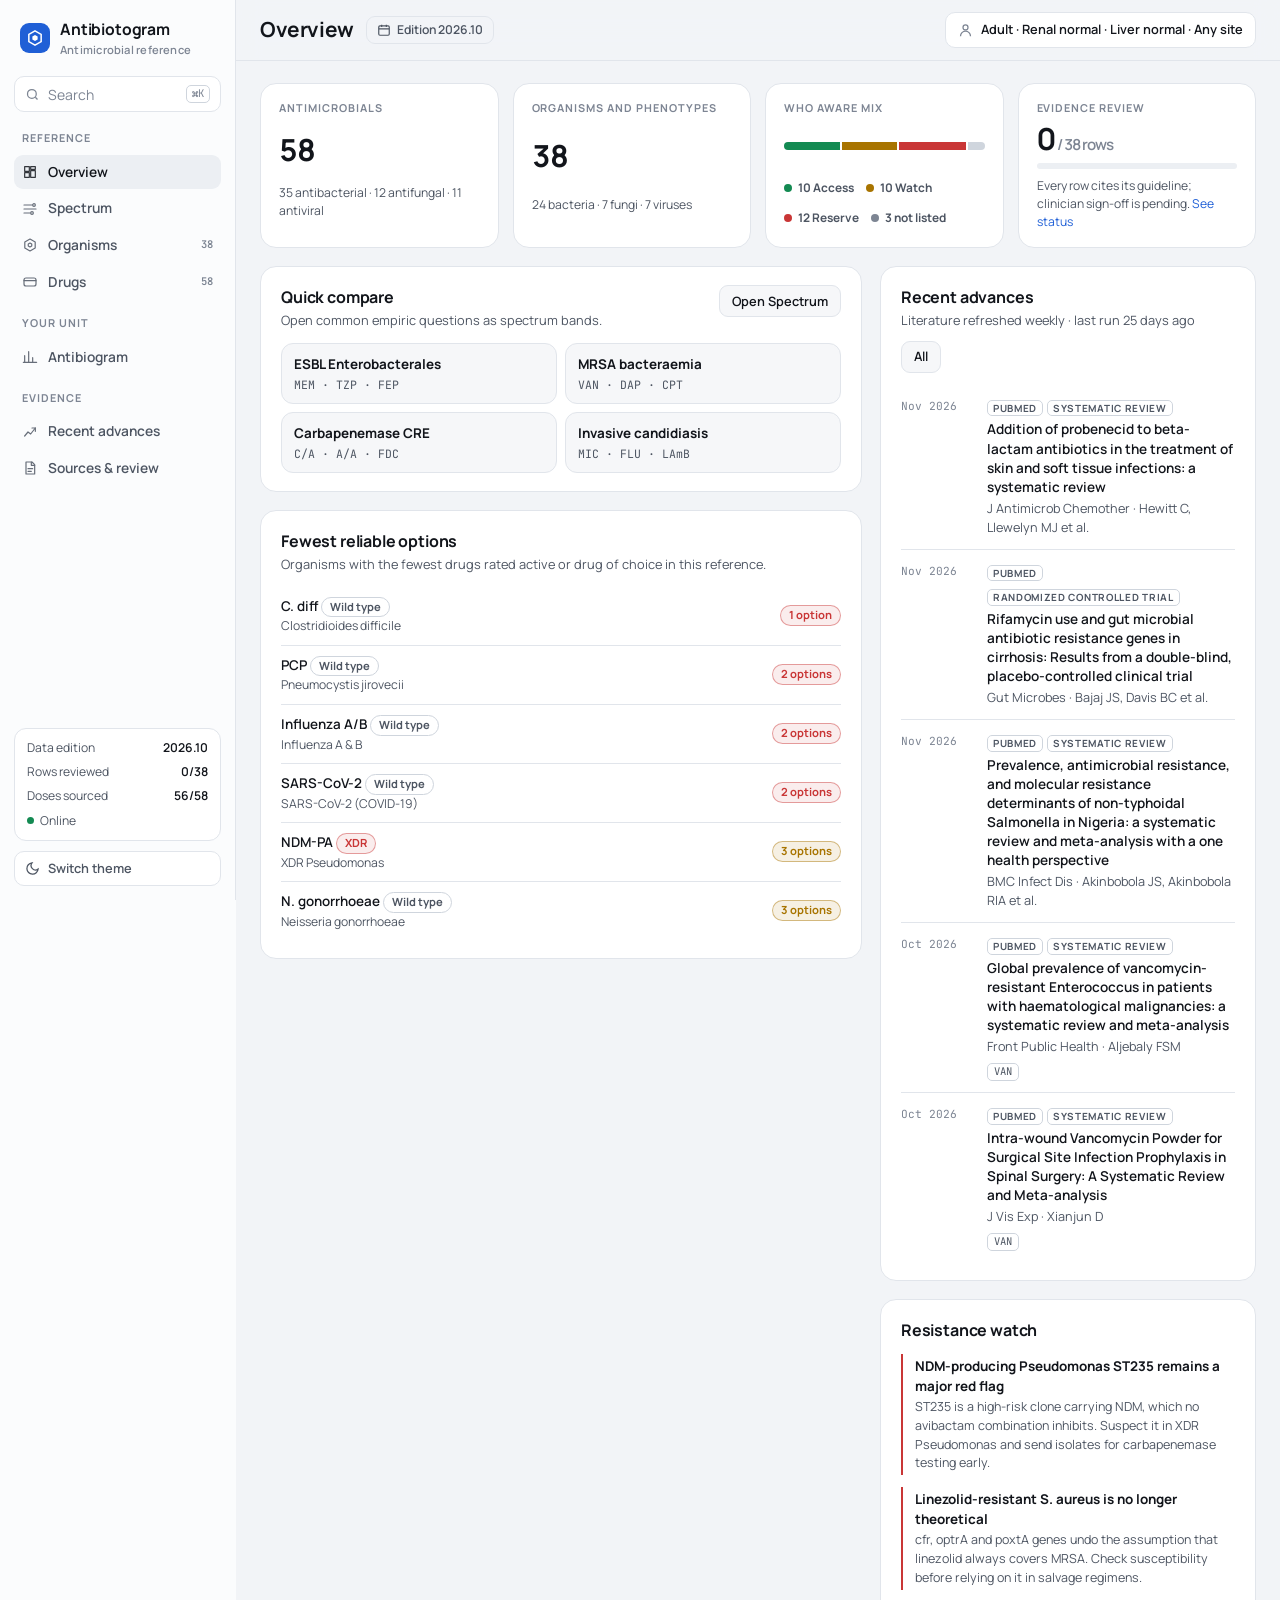
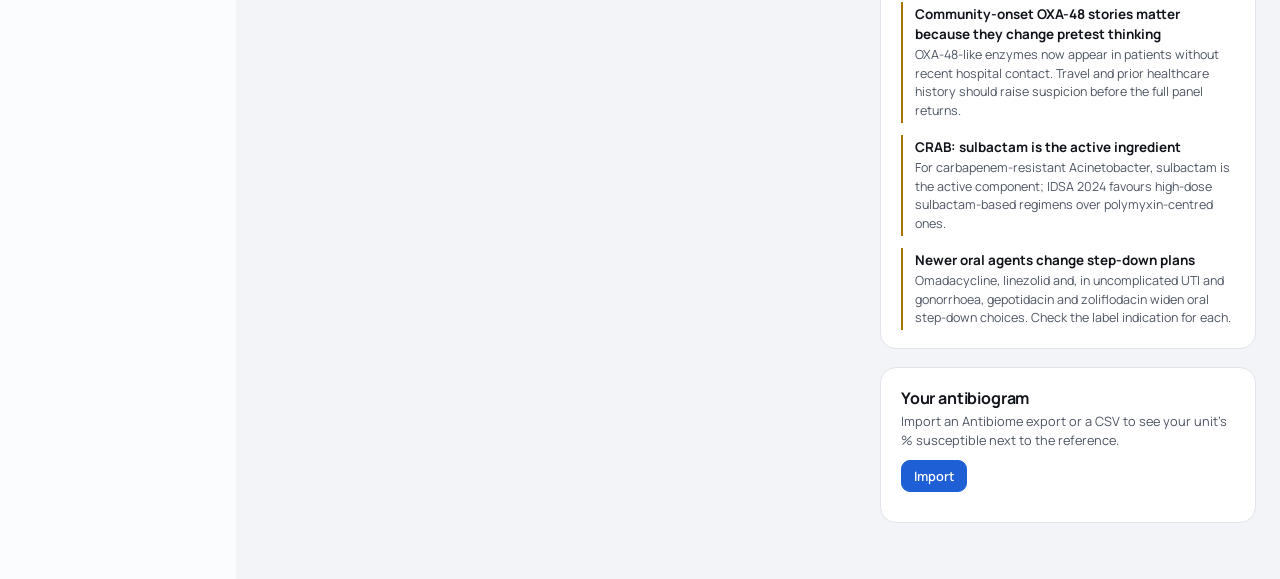
<file: index.html>
<!doctype html>
<html lang="en">
<head>
<meta charset="utf-8">
<meta name="viewport" content="width=device-width, initial-scale=1, viewport-fit=cover">
<title>Antibiotogram</title>
<meta name="description" content="Sourced antimicrobial coverage reference: spectrum bands, organism maps, dosing schema and your unit's antibiogram.">
<meta name="theme-color" content="#0b0c0f">
<link rel="manifest" href="manifest.webmanifest">
<link rel="icon" href="assets/icon.svg" type="image/svg+xml">
<link rel="apple-touch-icon" href="assets/icon-192.png">
<link rel="preconnect" href="https://fonts.googleapis.com">
<link rel="preconnect" href="https://fonts.gstatic.com" crossorigin>
<link rel="stylesheet" href="https://fonts.googleapis.com/css2?family=Manrope:wght@400;500;600;700;800&family=JetBrains+Mono:wght@400;500;600&display=swap">
<link rel="stylesheet" href="assets/app.css">
</head>
<body>
<div class="app">
  <aside class="side" id="side" aria-label="Main navigation">
    <div class="brand">
      <span class="brand-mark" aria-hidden="true"><svg viewBox="0 0 24 24" fill="none"><path d="M12 2.5l8.2 4.75v9.5L12 21.5l-8.2-4.75v-9.5z" stroke="#fff" stroke-width="2"/><path d="M12 8l3.5 2v4L12 16l-3.5-2v-4z" fill="#fff"/></svg></span>
      <span><b>Antibiotogram</b><small>Antimicrobial reference</small></span>
    </div>
    <button type="button" class="side-search" id="open-search"><svg width="15" height="15" viewBox="0 0 24 24" fill="none" stroke="currentColor" stroke-width="2" aria-hidden="true"><circle cx="11" cy="11" r="7"/><path d="M20 20l-3.5-3.5"/></svg><span>Search</span><span class="kbd">⌘K</span></button>
    <nav class="nav" id="nav"></nav>
    <div class="side-foot">
      <div class="side-card" id="side-status"></div>
      <button type="button" class="theme-btn" id="theme"><svg viewBox="0 0 24 24" fill="none" stroke="currentColor" stroke-width="2" aria-hidden="true"><path d="M21 12.8A9 9 0 1 1 11.2 3a7 7 0 0 0 9.8 9.8z"/></svg>Switch theme</button>
    </div>
  </aside>
  <div class="work">
    <header class="top">
      <button type="button" class="menu-btn" id="menu-btn" aria-label="Open menu"><svg viewBox="0 0 24 24" fill="none" stroke="currentColor" stroke-width="2"><path d="M4 7h16M4 12h16M4 17h16"/></svg></button>
      <h1 id="title">Overview</h1>
      <span class="edition"><svg viewBox="0 0 24 24" fill="none" stroke="currentColor" stroke-width="2" aria-hidden="true"><rect x="3" y="5" width="18" height="16" rx="2"/><path d="M3 10h18M8 3v4M16 3v4"/></svg>Edition 2026.10</span>
      <span class="spacer"></span>
      <button type="button" class="ctx-btn" id="ctx-btn" data-open-ctx aria-haspopup="dialog"><svg viewBox="0 0 24 24" fill="none" stroke="currentColor" stroke-width="2" aria-hidden="true"><circle cx="12" cy="7" r="4"/><path d="M4 21a8 8 0 0 1 16 0"/></svg><span id="ctx-label">Adult</span></button>
    </header>
    <main class="view" id="view"><p class="empty">Loading reference data…</p></main>
  </div>
</div>
<div class="tip" id="tip" role="tooltip"></div>
<script src="assets/app.js"></script>
</body>
</html>
</file>
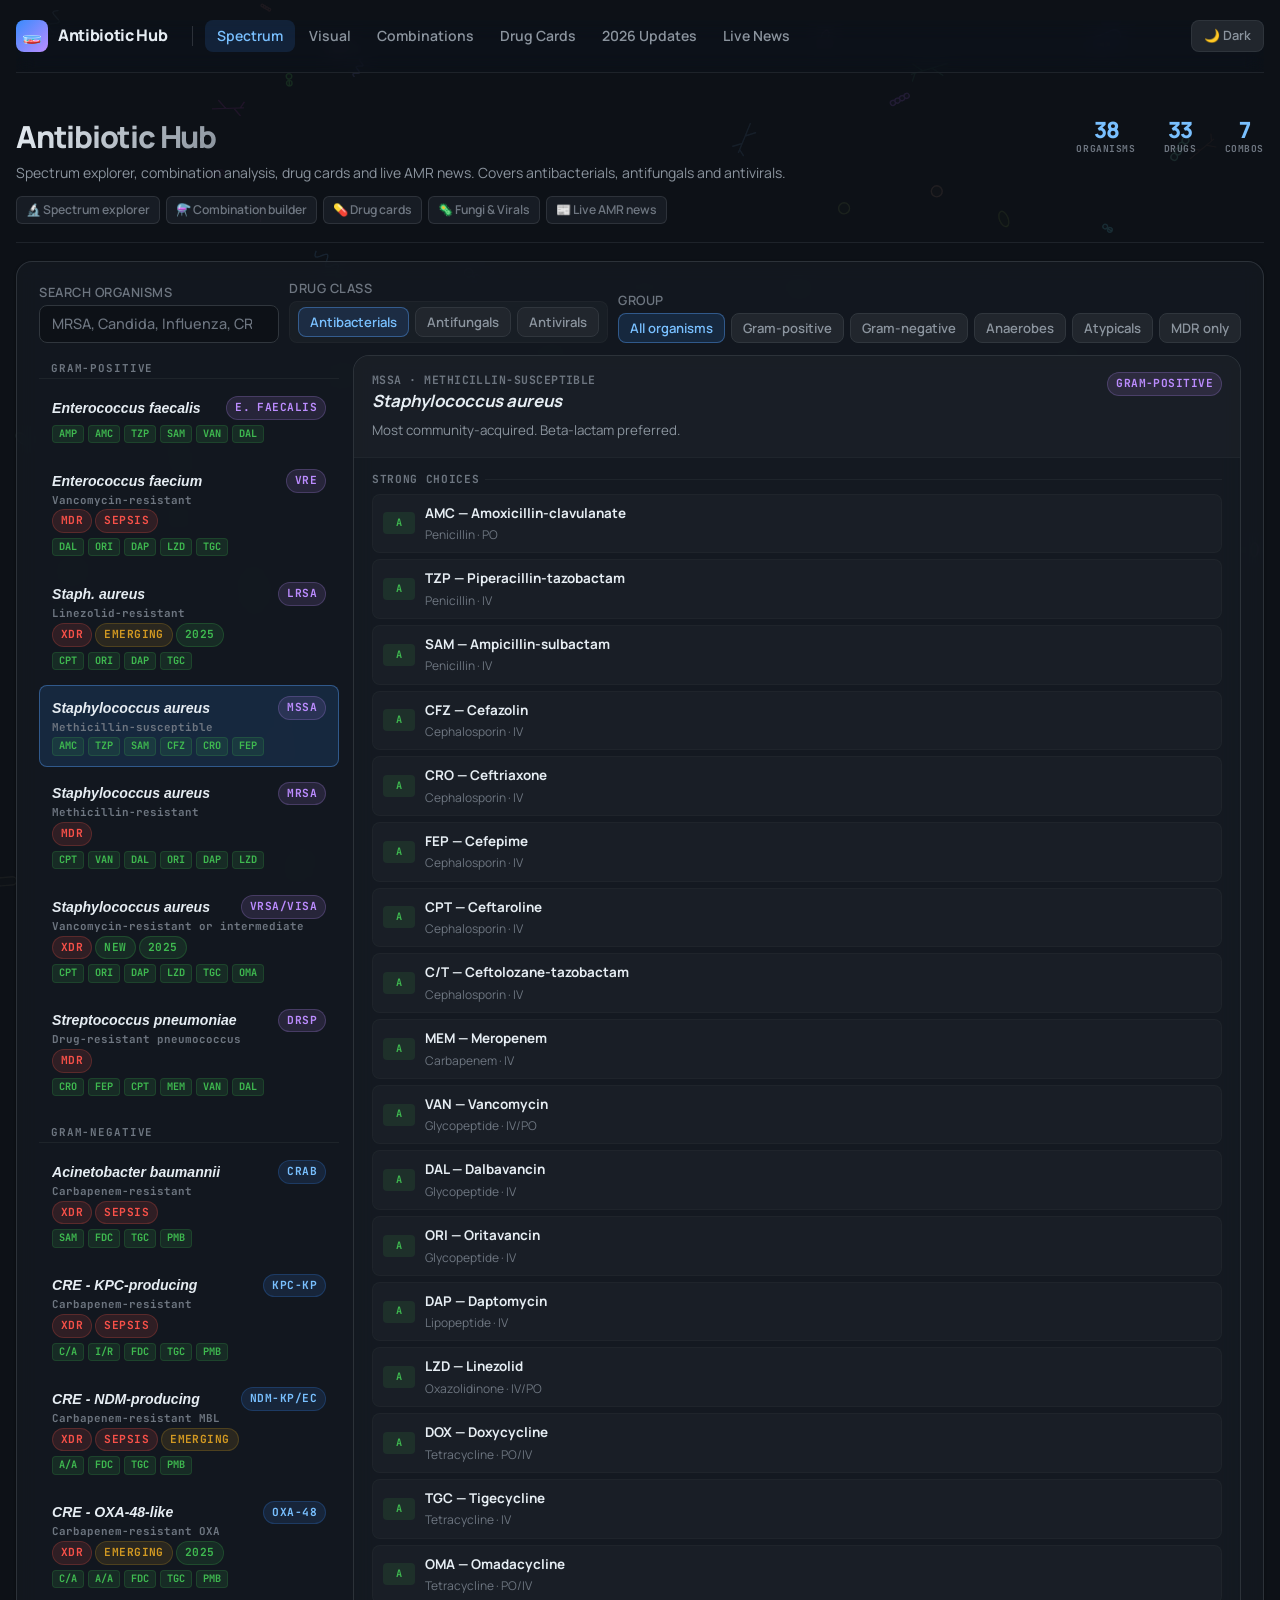
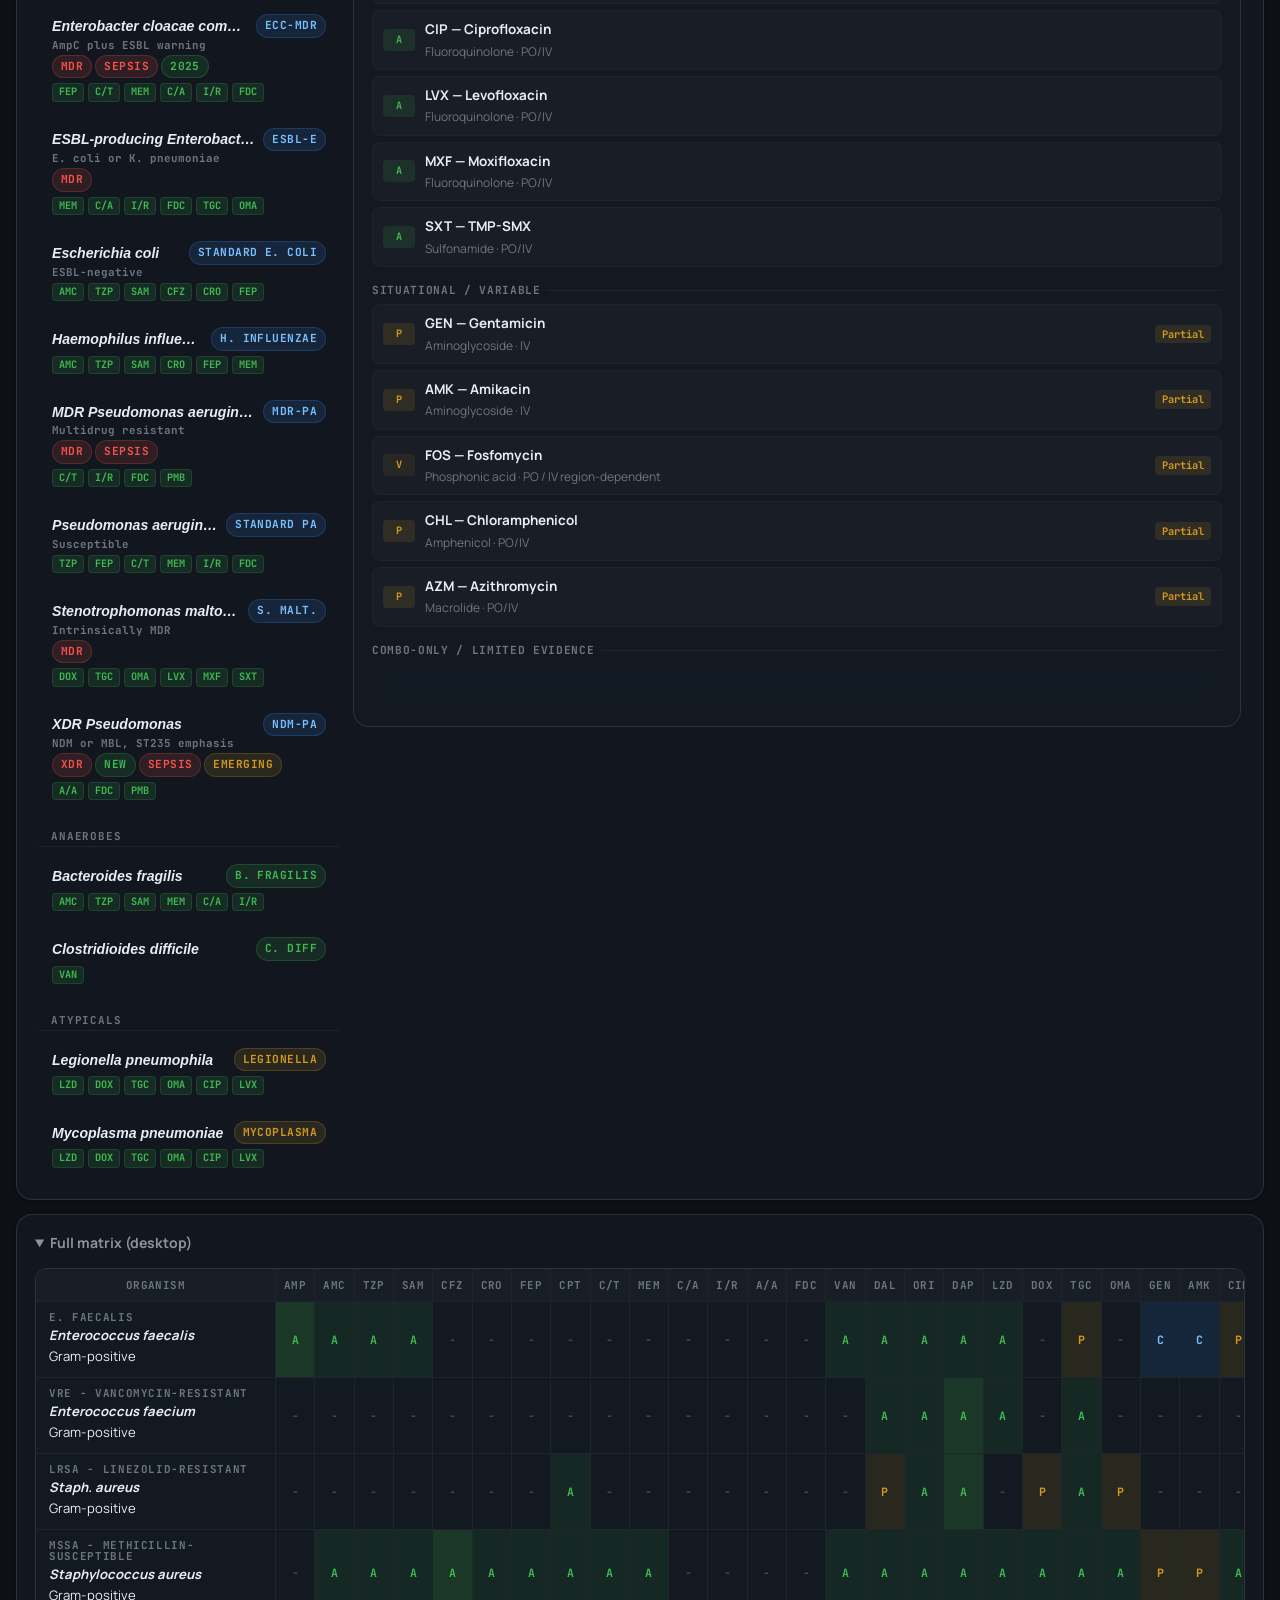
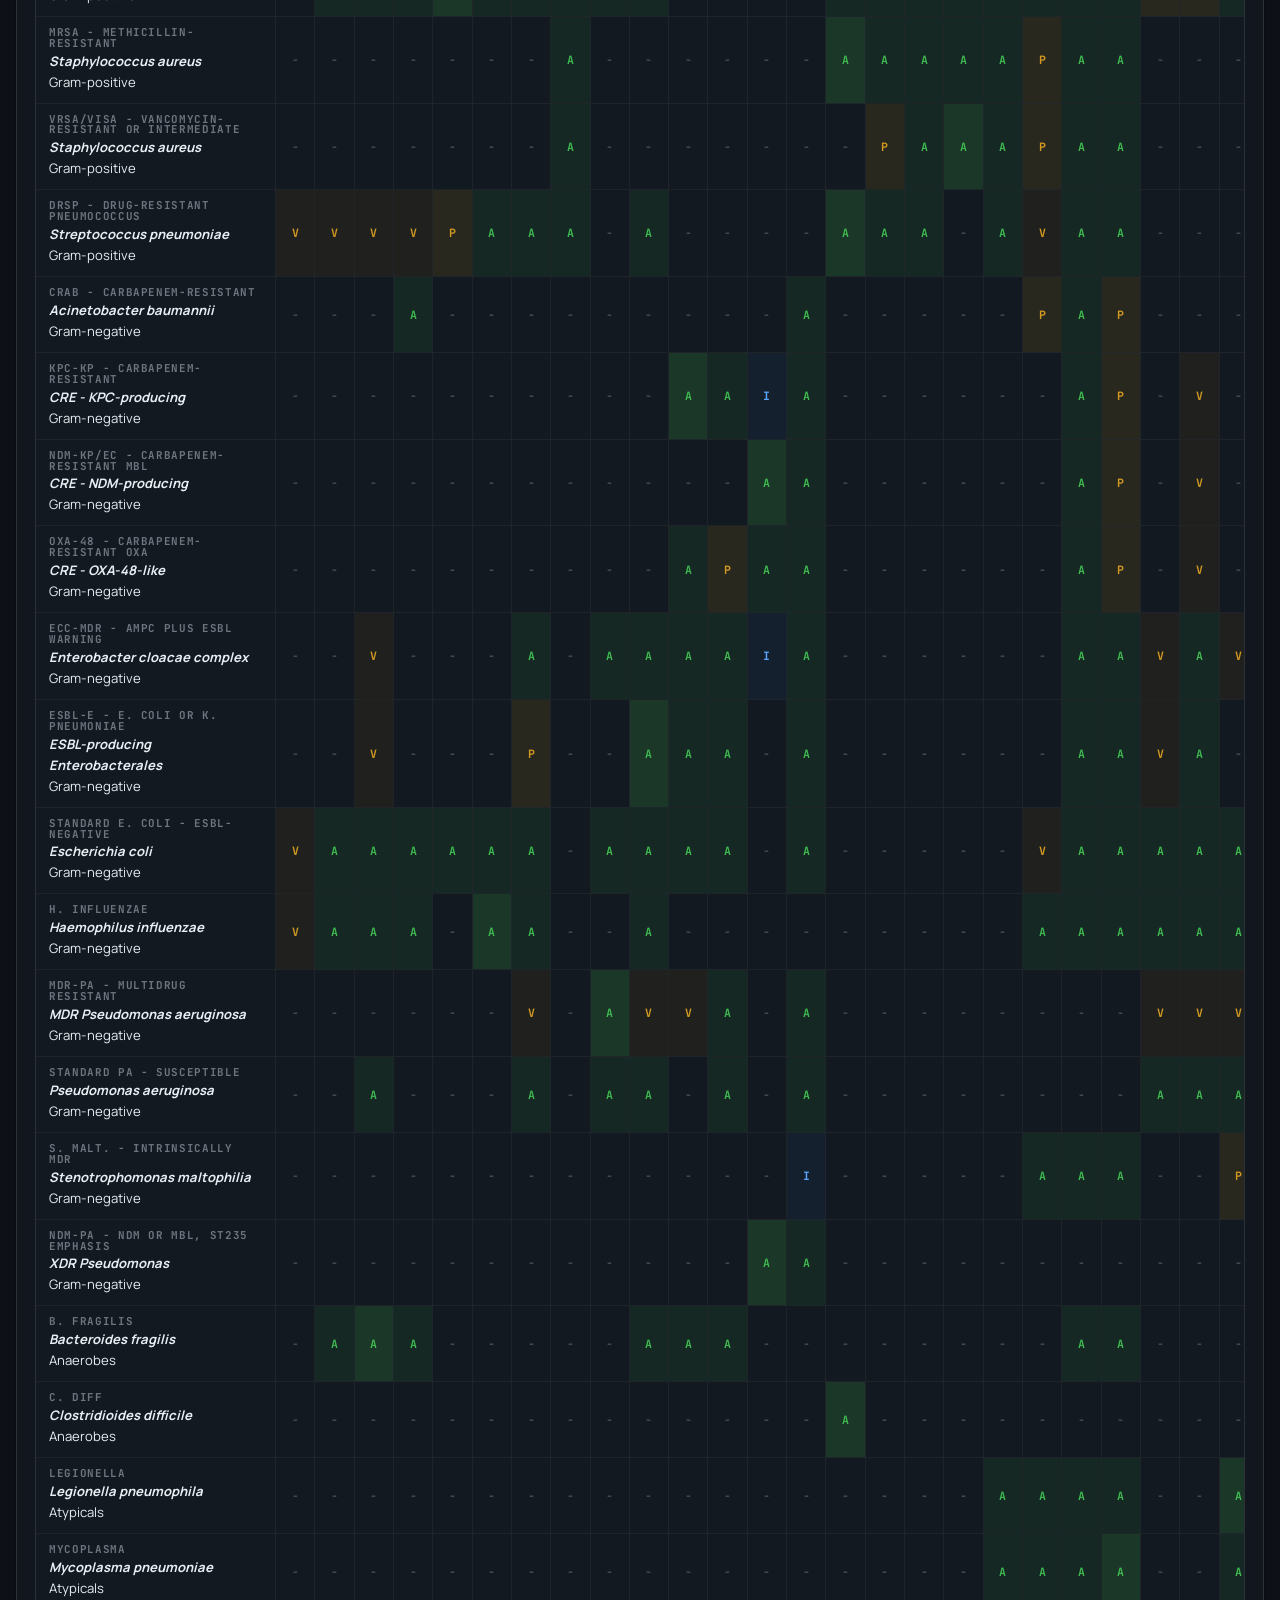
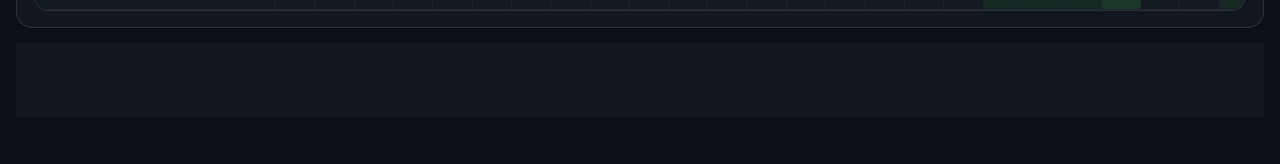
<file: legacy/index.html>
<!DOCTYPE html>
<html lang="en">
<head>
<meta charset="UTF-8">
<meta name="viewport" content="width=device-width, initial-scale=1.0">
<title>Antibiotic Hub</title>
<link rel="preconnect" href="https://fonts.googleapis.com">
<link rel="preconnect" href="https://fonts.gstatic.com" crossorigin>
<link href="https://fonts.googleapis.com/css2?family=Manrope:wght@400;500;600;700;800&family=JetBrains+Mono:wght@400;600&display=swap" rel="stylesheet">
<style>
  /* ═══════════════════════════════════════════════════════════════
     DESIGN TOKENS — GitHub-inspired dark/light with cleaner palette
  ═══════════════════════════════════════════════════════════════ */
  :root {
    /* Surfaces */
    --bg:             #0d1117;
    --surface:        rgba(22,27,34,0.72);
    --surface-raised: rgba(28,33,40,0.78);
    --border:         rgba(48,54,61,0.9);
    --border-subtle:  rgba(33,38,45,0.9);
    --border-strong:  #484f58;
    /* Text */
    --text:           #e6edf3;
    --text-secondary: #8b949e;
    --text-muted:     #6e7681;
    /* Accents */
    --accent:         #58a6ff;
    --accent-hover:   #79c0ff;
    --success:        #3fb950;
    --success-subtle: rgba(63,185,80,0.12);
    --warn:           #d29922;
    --warn-subtle:    rgba(210,153,34,0.12);
    --danger:         #f85149;
    --danger-subtle:  rgba(248,81,73,0.12);
    --violet:         #bc8cff;
    --violet-subtle:  rgba(188,140,255,0.12);
    --mint:           #3fb950;
    /* Component tokens */
    --shadow-sm: 0 1px 3px rgba(0,0,0,0.4);
    --shadow-md: 0 4px 16px rgba(0,0,0,0.36);
    --radius-sm: 8px;
    --radius-md: 12px;
    --radius-lg: 16px;
    --mono: "JetBrains Mono", monospace;
    --sans: "Manrope", sans-serif;
    /* Interactive */
    --btn-bg:        #21262d;
    --btn-border:    #30363d;
    --btn-hover-bg:  #30363d;
    --active-bg:     rgba(56,139,253,0.14);
    --active-border: rgba(88,166,255,0.4);
    /* Inputs */
    --input-bg:      #0d1117;
    --input-border:  #30363d;
    --input-focus-shadow: 0 0 0 3px rgba(56,139,253,0.25);
  }

  body.light-theme {
    --bg:             #f6f8fa;
    --surface:        rgba(255,255,255,0.72);
    --surface-raised: rgba(246,248,250,0.78);
    --border:         rgba(208,215,222,0.9);
    --border-subtle:  rgba(234,238,242,0.9);
    --border-strong:  #bbc0c4;
    --text:           #1f2328;
    --text-secondary: #57606a;
    --text-muted:     #8c959f;
    --accent:         #0969da;
    --accent-hover:   #0550ae;
    --success:        #1a7f37;
    --success-subtle: rgba(26,127,55,0.10);
    --warn:           #7d4e00;
    --warn-subtle:    rgba(125,78,0,0.10);
    --danger:         #cf222e;
    --danger-subtle:  rgba(207,34,46,0.10);
    --violet:         #8250df;
    --violet-subtle:  rgba(130,80,223,0.10);
    --mint:           #1a7f37;
    --shadow-sm: 0 1px 3px rgba(31,35,40,0.1);
    --shadow-md: 0 4px 16px rgba(140,149,159,0.15);
    --btn-bg:        #f6f8fa;
    --btn-border:    #d0d7de;
    --btn-hover-bg:  #eaeef2;
    --active-bg:     rgba(9,105,218,0.10);
    --active-border: rgba(9,105,218,0.3);
    --input-bg:      #ffffff;
    --input-border:  #d0d7de;
    --input-focus-shadow: 0 0 0 3px rgba(9,105,218,0.18);
  }

  /* ─── Reset & base ──────────────────────────────────────────── */
  *, *::before, *::after { box-sizing: border-box; margin: 0; padding: 0; }
  html { scroll-behavior: smooth; font-size: 16px; }

  body {
    min-height: 100vh;
    background-color: var(--bg);
    color: var(--text);
    font-family: var(--sans);
    line-height: 1.6;
    -webkit-font-smoothing: antialiased;
    transition: background-color 0.2s, color 0.2s;
  }

  a { color: var(--accent); text-decoration: none; }
  a:hover { text-decoration: underline; color: var(--accent-hover); }

  /* ─── Canvas background ─────────────────────────────────────── */
  #bg-canvas {
    position: fixed;
    inset: 0;
    width: 100%;
    height: 100%;
    pointer-events: none;
    z-index: 0;
    opacity: 0.8;
  }

  /* ─── Glassmorphism: backdrop-filter on key surfaces ──────── */
  .top-bar, .panel, .matrix-shell, .detail-card,
  .card, .news-card, .visual-scroll, .combo-scroll,
  .footnote, .empty-state, .hover-tooltip {
    -webkit-backdrop-filter: blur(10px) saturate(130%);
    backdrop-filter: blur(10px) saturate(130%);
  }

  /* ─── App shell ─────────────────────────────────────────────── */
  .app-shell {
    position: relative;
    z-index: 1;
    width: min(1320px, calc(100vw - 32px));
    margin: 0 auto;
    padding: 20px 0 48px;
  }

  /* ─── Top bar / nav ─────────────────────────────────────────── */
  .top-bar {
    display: flex;
    align-items: center;
    gap: 8px;
    padding: 0 0 20px;
    border-bottom: 1px solid var(--border-subtle);
    margin-bottom: 24px;
    flex-wrap: wrap;
  }

  .logo-mark {
    display: flex;
    align-items: center;
    gap: 10px;
    margin-right: 12px;
  }

  .logo-icon {
    width: 32px;
    height: 32px;
    border-radius: 8px;
    background: linear-gradient(135deg, #388bfd 0%, #bc8cff 100%);
    display: flex;
    align-items: center;
    justify-content: center;
    font-size: 16px;
    flex-shrink: 0;
  }

  .logo-text {
    font-size: 1rem;
    font-weight: 800;
    letter-spacing: -0.02em;
    color: var(--text);
  }

  .top-divider {
    width: 1px;
    height: 20px;
    background: var(--border);
    margin: 0 4px;
    flex-shrink: 0;
  }

  .nav-tabs {
    display: flex;
    gap: 2px;
    flex: 1;
    flex-wrap: wrap;
  }

  .tab-button {
    appearance: none;
    border: none;
    background: transparent;
    color: var(--text-secondary);
    padding: 6px 12px;
    border-radius: var(--radius-sm);
    font: 600 0.875rem/1.4 var(--sans);
    cursor: pointer;
    transition: background 0.12s, color 0.12s;
    white-space: nowrap;
  }

  .tab-button:hover { background: var(--btn-hover-bg); color: var(--text); }

  .tab-button.is-active {
    background: var(--active-bg);
    color: var(--accent-hover);
  }

  .theme-toggle {
    margin-left: auto;
    padding: 6px 12px;
    border-radius: var(--radius-sm);
    border: 1px solid var(--border);
    background: var(--btn-bg);
    color: var(--text-secondary);
    font: 600 0.8rem/1.4 var(--sans);
    cursor: pointer;
    transition: background 0.12s, color 0.12s;
    flex-shrink: 0;
  }
  .theme-toggle:hover { background: var(--btn-hover-bg); color: var(--text); }

  /* ─── Hero banner ───────────────────────────────────────────── */
  .hero {
    padding: 22px 0 18px;
    margin-bottom: 18px;
    border-bottom: 1px solid var(--border-subtle);
  }

  .hero-title-row {
    display: flex;
    align-items: center;
    justify-content: space-between;
    gap: 16px;
    flex-wrap: wrap;
    margin-bottom: 8px;
  }

  .hero h1 {
    font-size: clamp(1.35rem, 2.6vw, 1.9rem);
    font-weight: 800;
    letter-spacing: -0.04em;
    line-height: 1.1;
    margin: 0;
    background: linear-gradient(120deg, var(--text) 0%, var(--text-secondary) 100%);
    -webkit-background-clip: text;
    -webkit-text-fill-color: transparent;
    background-clip: text;
  }

  .hero-stat-row {
    display: flex;
    gap: 28px;
    align-items: center;
    flex-shrink: 0;
  }

  .hero-stat {
    display: flex;
    flex-direction: column;
    align-items: center;
    text-align: center;
  }

  .hero-stat strong {
    font-size: 1.4rem;
    font-weight: 800;
    letter-spacing: -0.05em;
    line-height: 1;
    color: var(--accent-hover);
  }

  .hero-stat span {
    font: 700 0.6rem/1 var(--mono);
    color: var(--text-muted);
    text-transform: uppercase;
    letter-spacing: 0.06em;
    margin-top: 3px;
  }

  .hero-sub {
    color: var(--text-secondary);
    font-size: 0.875rem;
    line-height: 1.6;
    margin: 0 0 12px;
  }

  .hero-chips {
    display: flex;
    flex-wrap: wrap;
    gap: 6px;
  }

  .hero-chip {
    display: inline-flex;
    align-items: center;
    gap: 4px;
    padding: 3px 9px;
    border-radius: 6px;
    border: 1px solid var(--border);
    background: var(--surface-raised);
    color: var(--text-muted);
    font-size: 0.76rem;
    font-weight: 600;
  }

  /* ─── Panels ────────────────────────────────────────────────── */
  .tab-panel { display: none; }
  .tab-panel.is-active { display: block; }

  .panel {
    border: 1px solid var(--border);
    border-radius: var(--radius-lg);
    background: var(--surface);
    padding: 20px 22px;
    box-shadow: var(--shadow-sm);
  }
  .panel + .panel { margin-top: 14px; }

  .panel-head {
    display: flex;
    align-items: flex-start;
    justify-content: space-between;
    gap: 16px;
    margin-bottom: 16px;
    flex-wrap: wrap;
  }

  .panel-head h2 {
    font-size: 1.1rem;
    font-weight: 700;
    letter-spacing: -0.02em;
    color: var(--text);
  }

  .panel-head h3 {
    font-size: 0.95rem;
    font-weight: 700;
    color: var(--text);
  }

  .panel-copy {
    color: var(--text-secondary);
    font-size: 0.875rem;
    line-height: 1.6;
    margin-top: 4px;
  }

  /* ─── Section label ─────────────────────────────────────────── */
  .section-label {
    font: 700 0.7rem/1 var(--mono);
    text-transform: uppercase;
    letter-spacing: 0.08em;
    color: var(--text-muted);
    margin-bottom: 8px;
  }

  /* ─── Controls (input, select, buttons) ─────────────────────── */
  label {
    display: block;
    font: 600 0.8rem/1 var(--sans);
    color: var(--text-muted);
    margin-bottom: 6px;
    text-transform: uppercase;
    letter-spacing: 0.04em;
  }

  input, select {
    width: 100%;
    border: 1px solid var(--input-border);
    border-radius: var(--radius-sm);
    background: var(--input-bg);
    color: var(--text);
    padding: 8px 12px;
    font: 500 0.9rem/1.4 var(--sans);
    outline: none;
    transition: border-color 0.15s, box-shadow 0.15s;
  }

  input::placeholder { color: var(--text-muted); }
  input:focus, select:focus {
    border-color: var(--accent);
    box-shadow: var(--input-focus-shadow);
  }

  .filter-button, .scope-btn {
    appearance: none;
    border: 1px solid var(--btn-border);
    background: var(--btn-bg);
    color: var(--text-secondary);
    padding: 5px 11px;
    border-radius: var(--radius-sm);
    font: 600 0.82rem/1.4 var(--sans);
    cursor: pointer;
    transition: background 0.12s, color 0.12s, border-color 0.12s;
    white-space: nowrap;
  }

  .filter-button:hover, .scope-btn:hover { background: var(--btn-hover-bg); color: var(--text); }

  .filter-button.is-active, .scope-btn.is-active {
    border-color: var(--active-border);
    background: var(--active-bg);
    color: var(--accent-hover);
  }

  .toolbar {
    display: grid;
    grid-template-columns: minmax(200px, 1fr) auto;
    gap: 14px;
    align-items: start;
    margin-bottom: 14px;
  }

  .toolbar-stack { display: flex; flex-direction: column; gap: 10px; }

  .chip-row, .detail-chip-row {
    display: flex;
    flex-wrap: wrap;
    gap: 6px;
  }

  /* ─── Drug scope toggle ─────────────────────────────────────── */
  .scope-row {
    display: flex;
    align-items: center;
    gap: 6px;
    flex-wrap: wrap;
    padding: 10px 14px;
    border: 1px solid var(--border-subtle);
    border-radius: var(--radius-sm);
    background: var(--surface-raised);
    margin-bottom: 16px;
  }

  .scope-label {
    font: 700 0.7rem/1 var(--mono);
    text-transform: uppercase;
    letter-spacing: 0.06em;
    color: var(--text-muted);
    margin-right: 4px;
  }

  /* ─── Spectrum layout ───────────────────────────────────────── */
  .spectrum-layout {
    display: grid;
    grid-template-columns: 300px minmax(0, 1fr);
    gap: 14px;
    align-items: start;
  }

  /* ─── Organism list ─────────────────────────────────────────── */
  .organism-list {
    display: flex;
    flex-direction: column;
    gap: 4px;
  }

  .organism-card {
    appearance: none;
    width: 100%;
    text-align: left;
    border: 1px solid transparent;
    border-radius: var(--radius-sm);
    background: transparent;
    padding: 10px 12px;
    cursor: pointer;
    transition: background 0.1s, border-color 0.1s;
  }

  .organism-card:hover {
    background: var(--surface-raised);
    border-color: var(--border-subtle);
  }

  .organism-card.is-active {
    border-color: var(--active-border);
    background: var(--active-bg);
  }

  .ocard-top {
    display: flex;
    align-items: center;
    justify-content: space-between;
    gap: 8px;
    margin-bottom: 2px;
  }

  .ocard-name {
    font-size: 0.88rem;
    font-weight: 700;
    font-style: italic;
    color: var(--text);
    margin: 0;
    white-space: nowrap;
    overflow: hidden;
    text-overflow: ellipsis;
  }

  .ocard-abbr {
    font: 700 0.68rem/1 var(--mono);
    color: var(--text-muted);
    white-space: nowrap;
  }

  .ocard-drugs {
    display: flex;
    flex-wrap: wrap;
    gap: 4px;
    margin-top: 5px;
  }

  .ocard-drug-tag {
    font: 700 0.64rem/1.2 var(--mono);
    padding: 2px 6px;
    border-radius: 4px;
    background: var(--success-subtle);
    color: var(--success);
    border: 1px solid rgba(63,185,80,0.18);
  }

  /* Group header in organism list */
  .org-group-header {
    padding: 8px 12px 4px;
    font: 700 0.68rem/1 var(--mono);
    text-transform: uppercase;
    letter-spacing: 0.08em;
    color: var(--text-muted);
    border-bottom: 1px solid var(--border-subtle);
    margin-bottom: 2px;
    margin-top: 8px;
  }
  .org-group-header:first-child { margin-top: 0; }

  /* ─── Detail pane ───────────────────────────────────────────── */
  .detail-pane {
    position: sticky;
    top: 12px;
  }

  .detail-card {
    border: 1px solid var(--border);
    border-radius: var(--radius-lg);
    background: var(--surface);
    overflow: hidden;
  }

  .detail-header {
    padding: 16px 18px;
    border-bottom: 1px solid var(--border-subtle);
    background: var(--surface-raised);
  }

  .detail-header-top {
    display: flex;
    align-items: flex-start;
    justify-content: space-between;
    gap: 10px;
    margin-bottom: 8px;
  }

  .detail-name {
    font-size: 1.05rem;
    font-weight: 700;
    font-style: italic;
    color: var(--text);
    margin: 0;
    line-height: 1.3;
  }

  .detail-abbr {
    font: 700 0.72rem/1.4 var(--mono);
    color: var(--text-muted);
    margin-bottom: 2px;
    text-transform: uppercase;
    letter-spacing: 0.04em;
  }

  .detail-desc {
    color: var(--text-secondary);
    font-size: 0.835rem;
    line-height: 1.6;
    margin-top: 6px;
  }

  .detail-body { padding: 16px 18px; }

  .detail-section { margin-bottom: 18px; }
  .detail-section:last-child { margin-bottom: 0; }

  .detail-section-title {
    font: 700 0.7rem/1 var(--mono);
    text-transform: uppercase;
    letter-spacing: 0.06em;
    color: var(--text-muted);
    margin-bottom: 8px;
    display: flex;
    align-items: center;
    gap: 6px;
  }

  .detail-section-title::after {
    content: "";
    flex: 1;
    height: 1px;
    background: var(--border-subtle);
  }

  .detail-drugs {
    display: flex;
    flex-direction: column;
    gap: 6px;
  }

  .drug-row {
    display: flex;
    align-items: center;
    gap: 10px;
    padding: 8px 10px;
    border-radius: var(--radius-sm);
    border: 1px solid var(--border-subtle);
    background: var(--surface-raised);
    transition: border-color 0.1s;
  }

  .drug-row:hover { border-color: var(--border); }

  .drug-row-code {
    flex-shrink: 0;
    width: 32px;
    height: 22px;
    border-radius: 4px;
    display: flex;
    align-items: center;
    justify-content: center;
    font: 700 0.64rem/1 var(--mono);
  }

  .drug-row-code.code-FD { background: rgba(63,185,80,0.22); color: var(--success); }
  .drug-row-code.code-F  { background: var(--success-subtle); color: var(--success); }
  .drug-row-code.code-P  { background: var(--warn-subtle); color: var(--warn); }
  .drug-row-code.code-V  { background: rgba(210,153,34,0.08); color: var(--warn); }
  .drug-row-code.code-C  { background: rgba(56,139,253,0.14); color: var(--accent-hover); }
  .drug-row-code.code-I  { background: rgba(56,139,253,0.08); color: var(--accent); }

  .drug-row-info { flex: 1; min-width: 0; }
  .drug-row-name { font-size: 0.84rem; font-weight: 700; color: var(--text); }
  .drug-row-meta { font-size: 0.75rem; color: var(--text-muted); margin-top: 1px; }

  .drug-row-tag {
    flex-shrink: 0;
    padding: 2px 7px;
    border-radius: 4px;
    font: 700 0.65rem/1.4 var(--mono);
  }
  .drug-row-tag.doc { background: rgba(63,185,80,0.18); color: var(--success); }
  .drug-row-tag.partial { background: var(--warn-subtle); color: var(--warn); }
  .drug-row-tag.combo { background: rgba(56,139,253,0.14); color: var(--accent-hover); }

  /* ─── Badges & tags ─────────────────────────────────────────── */
  .badge, .tag, .timeline-badge {
    display: inline-flex;
    align-items: center;
    padding: 3px 8px;
    border-radius: 999px;
    border: 1px solid transparent;
    font: 700 0.7rem/1.4 var(--mono);
    text-transform: uppercase;
    letter-spacing: 0.04em;
    white-space: nowrap;
  }

  .badge-gpos     { background: var(--violet-subtle);  color: var(--violet); border-color: rgba(188,140,255,0.22); }
  .badge-gneg     { background: rgba(56,139,253,0.12); color: var(--accent-hover); border-color: rgba(56,139,253,0.22); }
  .badge-anaerobe { background: var(--success-subtle); color: var(--success); border-color: rgba(63,185,80,0.22); }
  .badge-atypical { background: var(--warn-subtle);    color: var(--warn);    border-color: rgba(210,153,34,0.22); }
  .badge-fungal   { background: rgba(188,140,255,0.14); color: var(--violet); border-color: rgba(188,140,255,0.28); }
  .badge-viral    { background: rgba(63,185,80,0.12);  color: var(--mint);   border-color: rgba(63,185,80,0.26); }
  .tag-mdr        { background: var(--danger-subtle);  color: var(--danger); border-color: rgba(248,81,73,0.22); }
  .tag-new        { background: var(--success-subtle); color: var(--success); border-color: rgba(63,185,80,0.22); }
  .tag-emerging   { background: var(--warn-subtle);    color: var(--warn);   border-color: rgba(210,153,34,0.22); }
  .tag-sepsis     { background: var(--danger-subtle);  color: var(--danger); border-color: rgba(248,81,73,0.22); }

  /* ─── Kicker / label text ───────────────────────────────────── */
  .kicker {
    font: 700 0.68rem/1 var(--mono);
    text-transform: uppercase;
    letter-spacing: 0.06em;
    color: var(--text-muted);
    margin-bottom: 2px;
  }

  /* ─── Matrix table ──────────────────────────────────────────── */
  .matrix-shell {
    border: 1px solid var(--border);
    border-radius: var(--radius-lg);
    background: var(--surface);
    padding: 16px 18px;
    margin-top: 14px;
    box-shadow: var(--shadow-sm);
  }

  .matrix-shell summary {
    cursor: pointer;
    font: 700 0.875rem/1.4 var(--sans);
    color: var(--text-secondary);
    padding: 2px 0;
    user-select: none;
  }

  .matrix-shell summary:hover { color: var(--text); }
  .matrix-wrap { overflow: auto; margin-top: 14px; border-radius: var(--radius-md); border: 1px solid var(--border); }

  table {
    width: 100%;
    border-collapse: separate;
    border-spacing: 0;
    min-width: 1080px;
    font-size: 0.82rem;
  }

  th, td {
    border-bottom: 1px solid var(--border-subtle);
    border-right: 1px solid var(--border-subtle);
    padding: 0;
    text-align: center;
    background: var(--surface);
  }

  th {
    position: sticky;
    top: 0;
    z-index: 2;
    padding: 9px 8px;
    background: var(--surface-raised);
    color: var(--text-muted);
    font: 700 0.68rem/1.3 var(--mono);
    text-transform: uppercase;
    letter-spacing: 0.04em;
  }

  th:first-child, td:first-child {
    position: sticky;
    left: 0;
    z-index: 1;
    background: var(--surface);
  }

  th:first-child { z-index: 3; background: var(--surface-raised); }

  .matrix-name {
    min-width: 240px;
    padding: 10px 13px;
    text-align: left;
  }

  .matrix-code {
    width: 38px;
    min-width: 38px;
    height: 38px;
    font: 700 0.72rem/1 var(--mono);
  }

  .code-FD { background: rgba(63,185,80,0.2);  color: var(--success); }
  .code-F  { background: rgba(63,185,80,0.1);  color: var(--success); }
  .code-P  { background: var(--warn-subtle);   color: var(--warn); }
  .code-V  { background: rgba(210,153,34,0.07); color: var(--warn); }
  .code-C  { background: rgba(56,139,253,0.12); color: var(--accent-hover); }
  .code-I  { background: rgba(56,139,253,0.07); color: var(--accent); }
  .code-N  { color: var(--border-strong); }

  /* ─── Visual spectrum ───────────────────────────────────────── */
  .visual-legend {
    display: flex;
    flex-wrap: wrap;
    gap: 6px;
    margin-bottom: 12px;
  }

  .legend-pill {
    display: inline-flex;
    align-items: center;
    gap: 6px;
    padding: 4px 10px;
    border-radius: 999px;
    border: 1px solid var(--border);
    background: var(--surface-raised);
    color: var(--text-muted);
    font: 700 0.72rem/1 var(--mono);
    text-transform: uppercase;
    letter-spacing: 0.04em;
  }

  .legend-pill strong { color: var(--text); }

  .visual-scroll {
    overflow: auto;
    border: 1px solid var(--border);
    border-radius: var(--radius-lg);
    background: var(--surface);
  }

  .visual-grid { min-width: 1280px; padding: 14px; }

  .visual-header-row, .visual-row {
    display: flex;
    gap: 5px;
    align-items: stretch;
  }

  .visual-header-row {
    position: sticky;
    top: 0;
    z-index: 4;
    padding-bottom: 10px;
    margin-bottom: 6px;
    background: linear-gradient(180deg, var(--surface) 80%, transparent 100%);
  }

  .visual-name-spacer, .visual-name-button { width: 240px; min-width: 240px; }

  .visual-drug-label {
    width: 40px;
    min-width: 40px;
    height: 90px;
    padding: 6px 4px;
    border: 1px solid var(--border);
    border-radius: var(--radius-sm);
    background: var(--surface-raised);
    color: var(--text-muted);
    display: flex;
    align-items: center;
    justify-content: center;
    writing-mode: vertical-rl;
    transform: rotate(180deg);
    font: 700 0.68rem/1 var(--mono);
    text-transform: uppercase;
    letter-spacing: 0.04em;
  }

  .visual-drug-label.is-legacy {
    border-style: dashed;
    background: var(--warn-subtle);
    color: var(--warn);
  }

  .visual-group-divider {
    display: flex;
    align-items: center;
    gap: 10px;
    margin: 14px 0 8px;
  }

  .visual-group-divider h3 {
    margin: 0;
    font-size: 0.78rem;
    font-weight: 700;
    text-transform: uppercase;
    letter-spacing: 0.08em;
    color: var(--text-muted);
    white-space: nowrap;
  }

  .visual-group-divider .line {
    flex: 1;
    height: 1px;
    background: var(--border-subtle);
  }

  .visual-name-button {
    appearance: none;
    border: 1px solid var(--border-subtle);
    border-radius: var(--radius-sm);
    background: var(--surface-raised);
    padding: 9px 12px;
    text-align: left;
    cursor: pointer;
    transition: background 0.1s, border-color 0.1s;
  }

  .visual-name-button:hover { background: var(--btn-hover-bg); border-color: var(--border); }
  .visual-name-button.is-active { border-color: var(--active-border); background: var(--active-bg); }

  .visual-name-button em { display: block; font-style: italic; font-weight: 700; color: var(--text); font-size: 0.84rem; }
  .visual-name-button small { display: block; margin-top: 3px; color: var(--text-muted); font-size: 0.75rem; }

  .visual-activity-cell {
    width: 40px;
    min-width: 40px;
    height: 40px;
    border-radius: var(--radius-sm);
    border: 1px solid var(--border-subtle);
    display: flex;
    align-items: center;
    justify-content: center;
    font: 700 0.68rem/1 var(--mono);
    background: var(--surface-raised);
    color: var(--text-muted);
  }

  .visual-activity-cell.code-FD,
  .visual-activity-cell.code-F  { background: rgba(63,185,80,0.12); }
  .visual-activity-cell.code-P,
  .visual-activity-cell.code-V  { background: var(--warn-subtle); }
  .visual-activity-cell.code-C,
  .visual-activity-cell.code-I  { background: rgba(56,139,253,0.1); }

  /* ─── Cards ─────────────────────────────────────────────────── */
  .card-grid    { display: grid; grid-template-columns: repeat(auto-fill, minmax(270px, 1fr)); gap: 12px; }
  .timeline-grid, .notes-grid { display: grid; grid-template-columns: repeat(auto-fill, minmax(280px, 1fr)); gap: 12px; }

  .card, .timeline-card, .note-card, .pair-card {
    padding: 16px 18px;
    border: 1px solid var(--border);
    border-radius: var(--radius-lg);
    background: var(--surface);
  }

  .card { box-shadow: var(--shadow-sm); transition: box-shadow 0.15s, border-color 0.15s; }
  .card:hover { box-shadow: var(--shadow-md); border-color: var(--border-strong); }

  .profile-top, .timeline-top, .pair-top {
    display: flex;
    align-items: flex-start;
    justify-content: space-between;
    gap: 12px;
    margin-bottom: 10px;
    flex-wrap: wrap;
  }

  .profile-name { font-size: 0.95rem; font-weight: 700; color: var(--text); margin: 2px 0 0; }
  .body-copy, .pair-copy, .detail-summary { color: var(--text-secondary); font-size: 0.875rem; line-height: 1.65; }
  .profile-section { margin-top: 12px; }
  .profile-section strong { font-size: 0.8rem; text-transform: uppercase; letter-spacing: 0.04em; color: var(--text-muted); font-weight: 700; }
  .profile-section .body-copy { margin-top: 4px; }
  .profile-meta { display: flex; flex-wrap: wrap; gap: 6px; margin-top: 10px; }

  .meta-chip {
    display: inline-flex;
    align-items: center;
    padding: 3px 8px;
    border-radius: 5px;
    background: var(--surface-raised);
    border: 1px solid var(--border);
    color: var(--text-muted);
    font: 600 0.72rem/1.4 var(--mono);
  }

  .chip {
    display: inline-flex;
    align-items: center;
    padding: 3px 8px;
    border-radius: 5px;
    background: var(--surface-raised);
    border: 1px solid var(--border);
    color: var(--text-secondary);
    font-size: 0.78rem;
    font-weight: 600;
  }

  .code-pair {
    display: inline-flex;
    align-items: center;
    padding: 4px 10px;
    border-radius: 999px;
    background: rgba(56,139,253,0.14);
    color: var(--accent-hover);
    border: 1px solid rgba(56,139,253,0.22);
    font: 700 0.78rem/1 var(--mono);
  }

  .timeline-badge {
    background: rgba(56,139,253,0.12);
    color: var(--accent-hover);
    border-color: rgba(56,139,253,0.20);
    flex-shrink: 0;
  }

  .note-card.danger { border-color: rgba(248,81,73,0.3); background: rgba(248,81,73,0.04); }
  .note-card.warn   { border-color: rgba(210,153,34,0.3); background: rgba(210,153,34,0.04); }
  .note-card.info   { border-color: rgba(56,139,253,0.3); background: rgba(56,139,253,0.04); }
  .note-card.new    { border-color: rgba(63,185,80,0.3);  background: rgba(63,185,80,0.04); }

  /* ─── Combination builder ───────────────────────────────────── */
  .combo-layout { display: grid; grid-template-columns: minmax(270px,320px) minmax(0,1fr); gap: 14px; align-items: start; }
  @media (max-width: 960px) { .combo-layout { grid-template-columns: 1fr; } }

  .combo-scroll { overflow-x: auto; border: 1px solid var(--border); border-radius: var(--radius-md); background: var(--surface); }
  .combo-cov-table { width: 100%; border-collapse: collapse; font-size: 0.82rem; min-width: 480px; }
  .combo-cov-table th {
    padding: 9px 11px; background: var(--surface-raised); color: var(--text-muted);
    font: 700 0.68rem/1.2 var(--mono); text-transform: uppercase; letter-spacing: 0.04em;
    border-bottom: 1px solid var(--border); text-align: center;
    position: sticky; top: 0; z-index: 2;
  }
  .combo-cov-table th:first-child { text-align: left; min-width: 170px; z-index: 3; }
  .combo-cov-table td { padding: 7px 10px; border-bottom: 1px solid var(--border-subtle); text-align: center; vertical-align: middle; }
  .combo-cov-table td.org-td { text-align: left; font-style: italic; font-weight: 600; color: var(--text); font-size: 0.84rem; }
  .cpill { display: inline-flex; align-items: center; justify-content: center; min-width: 32px; height: 22px; padding: 0 5px; border-radius: 4px; font: 700 0.65rem/1 var(--mono); border: 1px solid transparent; }
  .cpill-doc  { background: rgba(63,185,80,0.22);  color: var(--success); }
  .cpill-act  { background: var(--success-subtle); color: var(--success); }
  .cpill-par  { background: var(--warn-subtle);    color: var(--warn); }
  .cpill-var  { background: rgba(210,153,34,0.08); color: var(--warn); }
  .cpill-com  { background: rgba(56,139,253,0.12); color: var(--accent-hover); }
  .cpill-none { background: transparent; color: var(--text-muted); border-color: var(--border); }
  .ccell-syn   { display:inline-block; background: rgba(56,139,253,0.16); color: var(--accent-hover); border-radius:4px; padding:2px 6px; font:700 0.65rem var(--mono); }
  .ccell-broad { display:inline-block; background: var(--success-subtle);  color: var(--success);      border-radius:4px; padding:2px 6px; font:700 0.65rem var(--mono); }
  .ccell-redun { display:inline-block; background: var(--warn-subtle);     color: var(--warn);          border-radius:4px; padding:2px 6px; font:700 0.65rem var(--mono); }
  .ccell-none  { color: var(--text-muted); font: 0.68rem var(--mono); }

  .combo-rating { display: inline-flex; align-items: center; gap: 6px; padding: 6px 12px; border-radius: 999px; font: 700 0.78rem/1 var(--mono); text-transform: uppercase; letter-spacing: 0.04em; }
  .rating-syn  { background: rgba(56,139,253,0.14); color: var(--accent-hover); border: 1px solid rgba(56,139,253,0.24); }
  .rating-brd  { background: var(--success-subtle); color: var(--success);       border: 1px solid rgba(63,185,80,0.24); }
  .rating-red  { background: var(--warn-subtle);    color: var(--warn);           border: 1px solid rgba(210,153,34,0.22); }
  .rating-cau  { background: var(--danger-subtle);  color: var(--danger);         border: 1px solid rgba(248,81,73,0.22); }

  .combo-stats { display: flex; gap: 10px; flex-wrap: wrap; margin-top: 12px; }
  .combo-stat { flex: 1 1 80px; padding: 10px; border-radius: var(--radius-sm); border: 1px solid var(--border); background: var(--surface-raised); text-align: center; }
  .combo-stat strong { display: block; font-size: 1.5rem; letter-spacing: -0.04em; line-height: 1; margin-bottom: 3px; }
  .combo-stat span { font-size: 0.68rem; color: var(--text-muted); text-transform: uppercase; letter-spacing: 0.04em; font-family: var(--mono); }

  /* ─── News ──────────────────────────────────────────────────── */
  .news-grid { display: grid; grid-template-columns: repeat(auto-fill, minmax(280px, 1fr)); gap: 12px; }
  .news-card {
    padding: 16px; border: 1px solid var(--border); border-radius: var(--radius-lg);
    background: var(--surface); display: flex; flex-direction: column; gap: 8px;
    transition: box-shadow 0.15s, border-color 0.15s;
  }
  .news-card:hover { box-shadow: var(--shadow-md); border-color: var(--border-strong); }
  .news-source { font: 700 0.68rem/1 var(--mono); text-transform: uppercase; letter-spacing: 0.06em; padding: 2px 8px; border-radius: 999px; border: 1px solid; width: fit-content; }
  .ns-who    { color: var(--accent-hover);  background: rgba(56,139,253,0.1);   border-color: rgba(56,139,253,0.22); }
  .ns-cdc    { color: var(--danger);        background: var(--danger-subtle);   border-color: rgba(248,81,73,0.22); }
  .ns-fda    { color: var(--violet);        background: var(--violet-subtle);   border-color: rgba(188,140,255,0.22); }
  .ns-pubmed { color: var(--mint);          background: var(--success-subtle);  border-color: rgba(63,185,80,0.22); }
  .ns-idsa   { color: var(--warn);          background: var(--warn-subtle);     border-color: rgba(210,153,34,0.22); }
  .news-date  { font-size: 0.74rem; color: var(--text-muted); }
  .news-title { font-size: 0.9rem; font-weight: 700; color: var(--text); line-height: 1.4; }
  .news-blurb { font-size: 0.82rem; color: var(--text-secondary); line-height: 1.6; flex: 1; }
  .news-link  { color: var(--accent); font: 600 0.8rem/1 var(--sans); text-decoration: none; margin-top: auto; }
  .news-link:hover { text-decoration: underline; color: var(--accent-hover); }
  .news-loading { display: flex; align-items: center; justify-content: center; gap: 10px; padding: 40px; color: var(--text-muted); font-size: 0.875rem; }
  .news-spinner { width: 16px; height: 16px; border: 2px solid var(--border); border-top-color: var(--accent); border-radius: 50%; animation: spin 0.8s linear infinite; }
  @keyframes spin { to { transform: rotate(360deg); } }
  .news-err { padding: 20px; color: var(--text-muted); text-align: center; border: 1px dashed var(--border); border-radius: var(--radius-md); font-size: 0.875rem; }

  /* ─── Misc ──────────────────────────────────────────────────── */
  .footnote {
    margin-top: 16px;
    padding: 14px 18px;
    border: 1px solid var(--border);
    border-radius: var(--radius-md);
    background: var(--surface);
    color: var(--text-muted);
    font-size: 0.8rem;
    line-height: 1.65;
  }

  .empty-state {
    padding: 24px;
    border: 1px dashed var(--border);
    border-radius: var(--radius-md);
    color: var(--text-muted);
    text-align: center;
    font-size: 0.875rem;
  }

  .hover-tooltip {
    position: fixed;
    z-index: 1400;
    max-width: 260px;
    padding: 8px 11px;
    border-radius: var(--radius-sm);
    border: 1px solid var(--border-strong);
    background: var(--surface-raised);
    color: var(--text);
    box-shadow: var(--shadow-md);
    font-size: 0.8rem;
    line-height: 1.55;
    pointer-events: none;
    opacity: 0;
    transform: translateY(4px);
    transition: opacity 0.1s ease, transform 0.1s ease;
  }

  .hover-tooltip.is-visible { opacity: 1; transform: translateY(0); }
  [data-tooltip] { cursor: help; }

  /* ─── Responsive ────────────────────────────────────────────── */
  @media (max-width: 1100px) {
    .spectrum-layout { grid-template-columns: 260px minmax(0,1fr); }
  }

  @media (max-width: 900px) {
    .app-shell { width: min(100vw - 16px, 1320px); }
    .spectrum-layout { grid-template-columns: 1fr; }
    .detail-pane { position: static; }
    .matrix-shell { display: none; }
    .toolbar { grid-template-columns: 1fr; }
  }

  @media (max-width: 640px) {
    .top-bar { gap: 6px; }
    .nav-tabs { gap: 0; }
    .tab-button { padding: 5px 9px; font-size: 0.8rem; }
    .card, .pair-card, .timeline-card, .note-card { padding: 14px; }
  }
</style>
</head>
<body>
<canvas id="bg-canvas" aria-hidden="true"></canvas>
<div class="app-shell">

  <!-- Top bar: logo + nav tabs -->
  <nav class="top-bar" aria-label="Primary navigation">
    <div class="logo-mark">
      <div class="logo-icon" aria-hidden="true">🧫</div>
      <span class="logo-text">Antibiotic Hub</span>
    </div>
    <div class="top-divider" aria-hidden="true"></div>
    <div class="nav-tabs" role="tablist">
      <button class="tab-button is-active" data-tab-target="spectrum" role="tab">Spectrum</button>
      <button class="tab-button" data-tab-target="visual" role="tab">Visual</button>
      <button class="tab-button" data-tab-target="combos" role="tab">Combinations</button>
      <button class="tab-button" data-tab-target="drugs" role="tab">Drug Cards</button>
      <button class="tab-button" data-tab-target="updates" role="tab">2026 Updates</button>
      <button class="tab-button" data-tab-target="news" role="tab">Live News</button>
    </div>
    <button class="theme-toggle" id="theme-toggle" type="button">🌙 Dark</button>
  </nav>

  <!-- Hero -->
  <header class="hero">
    <div class="hero-title-row">
      <h1>Antibiotic Hub</h1>
      <div class="hero-stat-row">
        <div class="hero-stat"><strong id="stat-organisms">40</strong><span>Organisms</span></div>
        <div class="hero-stat"><strong id="stat-drugs">33</strong><span>Drugs</span></div>
        <div class="hero-stat"><strong>7</strong><span>Combos</span></div>
      </div>
    </div>
    <p class="hero-sub">Spectrum explorer, combination analysis, drug cards and live AMR news. Covers antibacterials, antifungals and antivirals.</p>
    <div class="hero-chips">
      <span class="hero-chip">🔬 Spectrum explorer</span>
      <span class="hero-chip">⚗️ Combination builder</span>
      <span class="hero-chip">💊 Drug cards</span>
      <span class="hero-chip">🦠 Fungi &amp; Virals</span>
      <span class="hero-chip">📰 Live AMR news</span>
    </div>
  </header>

  <main>
    <section class="tab-panel is-active" data-tab-panel="spectrum">
      <div class="panel">
        <!-- Search + scope row -->
        <div style="display:flex;gap:10px;margin-bottom:12px;flex-wrap:wrap;align-items:flex-end;">
          <div style="flex:1;min-width:180px;">
            <label for="organism-search">Search organisms</label>
            <input id="organism-search" type="search" placeholder="MRSA, Candida, Influenza, CRE…">
          </div>
          <div>
            <label>Drug class</label>
            <div class="scope-row" style="margin-bottom:0;padding:5px 8px;">
              <button class="scope-btn is-active" data-scope="antibacterial" type="button">Antibacterials</button>
              <button class="scope-btn" data-scope="antifungal" type="button">Antifungals</button>
              <button class="scope-btn" data-scope="antiviral" type="button">Antivirals</button>
            </div>
          </div>
          <div>
            <label>Group</label>
            <div class="chip-row" id="group-filters"></div>
          </div>
        </div>

        <!-- Spectrum layout: sidebar list + detail panel -->
        <div class="spectrum-layout">
          <div>
            <div class="organism-list" id="organism-list"></div>
          </div>
          <div class="detail-pane" id="organism-detail"></div>
        </div>
      </div>

      <details class="matrix-shell" open>
        <summary>Full matrix (desktop)</summary>
        <div class="matrix-wrap" id="matrix-wrap"></div>
      </details>
    </section>

    <section class="tab-panel" data-tab-panel="visual">
      <div class="panel">
        <div class="panel-head">
          <div>
            <h2>Visual Spectrum</h2>
            <p class="panel-copy">Side-by-side coverage heatmap. Hover any cell for details. Use the group filter to focus on a subset.</p>
          </div>
        </div>
        <div style="display:flex;gap:8px;align-items:center;flex-wrap:wrap;margin-bottom:12px;">
          <div class="chip-row" id="visual-group-filters"></div>
          <span class="kicker" style="margin-left:auto;">Dashed = legacy agent</span>
        </div>
        <div class="visual-legend">
          <span class="legend-pill"><strong>DOC</strong> preferred</span>
          <span class="legend-pill"><strong>A</strong> active</span>
          <span class="legend-pill"><strong>P</strong> partial</span>
          <span class="legend-pill"><strong>V</strong> variable</span>
          <span class="legend-pill"><strong>C</strong> combo-only</span>
          <span class="legend-pill"><strong>I</strong> limited</span>
        </div>
        <div id="visual-spectrum-grid"></div>
      </div>
    </section>

    <section class="tab-panel" data-tab-panel="combos">
      <div class="panel">
        <div class="panel-head">
          <div>
            <h2>Combination Builder</h2>
            <p class="panel-copy">Select two antibiotics to see real combined coverage across all organisms, whether the pairing is known to be synergistic, merely broadening, or redundant — plus the main clinical caution.</p>
          </div>
        </div>
        <div class="combo-layout">
          <div class="pair-card">
            <div class="pair-top">
              <h3>Select a pair</h3>
              <span class="code-pair" id="pair-code">DAP + CPT</span>
            </div>
            <div class="toolbar-stack" style="margin-top:16px;">
              <div>
                <label for="combo-a">First antibiotic</label>
                <select id="combo-a"></select>
              </div>
              <div>
                <label for="combo-b">Second antibiotic</label>
                <select id="combo-b"></select>
              </div>
            </div>
            <div id="combo-rating-block" style="margin-top:14px;"></div>
            <div class="combo-stats" id="combo-stats"></div>
            <p class="pair-copy" id="pair-summary" style="margin-top:12px;"></p>
          </div>
          <div class="pair-card" id="pair-playbook"></div>
        </div>
      </div>

      <div class="panel">
        <div class="panel-head">
          <div>
            <h3>Coverage comparison by organism</h3>
            <p class="panel-copy">Each row shows Drug A activity, Drug B activity, combined effective coverage, and the relationship (Synergy · Broadens · Redundant). Green = the pair is genuinely useful for that organism. Orange = redundancy (both active, no synergy gain). Grey = not covered regardless.</p>
          </div>
        </div>
        <div class="combo-scroll"><table class="combo-cov-table" id="combo-cov-table"></table></div>
      </div>
    </section>

    <section class="tab-panel" data-tab-panel="drugs">
      <div class="panel">
        <div class="panel-head">
          <div>
            <h2>Drug Cards</h2>
            <p class="panel-copy">Memory anchors for trainees — coverage hooks, when it shines, and common traps. Not dosing references.</p>
          </div>
        </div>
        <div style="display:flex;gap:10px;align-items:flex-end;flex-wrap:wrap;margin-bottom:14px;">
          <div style="flex:1;min-width:180px;">
            <label for="drug-search">Search</label>
            <input id="drug-search" type="search" placeholder="cefiderocol, anaerobes, oral step-down">
          </div>
          <div>
            <label>Focus</label>
            <div class="chip-row" id="drug-filters"></div>
          </div>
        </div>
        <div class="card-grid" id="drug-cards"></div>
      </div>
    </section>

    <section class="tab-panel" data-tab-panel="updates">
      <div class="panel">
        <div class="panel-head">
          <div><h2>What's New — 2026</h2>
          <p class="panel-copy">Verified approvals, EUCAST updates, WHO pipeline signals and breakpoint changes as of April 2026.</p></div>
        </div>
        <div class="timeline-grid" id="updates-grid"></div>
      </div>
      <div class="panel">
        <div class="panel-head"><div><h3>Carried-forward clinical alerts</h3></div></div>
        <div class="notes-grid" id="alert-grid"></div>
      </div>
    </section>

    <section class="tab-panel" data-tab-panel="news">
      <div class="panel">
        <div class="panel-head">
          <div>
            <h2>Live AMR News</h2>
            <p class="panel-copy">Recent PubMed research + curated WHO/FDA/CDC alerts. Auto-fetches when you open this tab.</p>
          </div>
          <button class="filter-button" id="news-refresh-btn" type="button">↻ Refresh</button>
        </div>
        <div class="section-label" style="margin-bottom:10px;">PubMed — recent research</div>
        <div id="news-pubmed-grid" class="news-grid"></div>
      </div>
      <div class="panel">
        <div class="panel-head"><div><h3>Curated alerts &amp; approvals</h3></div></div>
        <div id="news-curated-grid" class="news-grid"></div>
      </div>
    </section>
  </main>

  <footer class="footnote">
    This page is antibiotic-focused and educational. It does not replace local susceptibility data, official product labels, EUCAST or CLSI breakpoints, institutional pathways, or infectious diseases input for severe resistant infections. Combination cards here are teaching aids, not automated regimen recommendations.
  </footer>
</div>
<div class="hover-tooltip" id="hover-tooltip" aria-hidden="true"></div>
<script>
  const state = {
    tab: 'spectrum',
    theme: 'dark',
    group: 'all',
    drugScope: 'antibacterial',
    organismSearch: '',
    selectedOrganismId: 'mssa',
    comboA: 'DAP',
    comboB: 'CPT',
    drugSearch: '',
    drugFocus: 'all',
  };

  const groupOrder = ['gpos', 'gneg', 'anaerobe', 'atypical', 'fungal', 'viral'];
  const groupLabels = {
    all: 'All organisms',
    gpos: 'Gram-positive',
    gneg: 'Gram-negative',
    anaerobe: 'Anaerobes',
    atypical: 'Atypicals',
    fungal: 'Fungi / Parasites',
    viral: 'Virals',
    mdr: 'MDR only',
  };

  const pillClassMap = {
    mdr: 'tag-mdr',
    xdr: 'tag-mdr',
    new: 'tag-new',
    emerging: 'tag-emerging',
    sepsis: 'tag-sepsis',
    '2025': 'tag-new',
  };

  const groupClassMap = {
    gpos: 'badge-gpos',
    gneg: 'badge-gneg',
    anaerobe: 'badge-anaerobe',
    atypical: 'badge-atypical',
    fungal: 'badge-fungal',
    viral: 'badge-viral',
  };

  const drugs = [
    { id: 'AMP', short: 'AMP', name: 'Ampicillin', class: 'Penicillin', route: 'IV', matrix: true },
    { id: 'AMC', short: 'AMC', name: 'Amoxicillin-clavulanate', class: 'Penicillin', route: 'PO', matrix: true },
    { id: 'TZP', short: 'TZP', name: 'Piperacillin-tazobactam', class: 'Penicillin', route: 'IV', matrix: true },
    { id: 'SAM', short: 'SAM', name: 'Ampicillin-sulbactam', class: 'Penicillin', route: 'IV', matrix: true },
    { id: 'CFZ', short: 'CFZ', name: 'Cefazolin', class: 'Cephalosporin', route: 'IV', matrix: true },
    { id: 'CRO', short: 'CRO', name: 'Ceftriaxone', class: 'Cephalosporin', route: 'IV', matrix: true },
    { id: 'FEP', short: 'FEP', name: 'Cefepime', class: 'Cephalosporin', route: 'IV', matrix: true },
    { id: 'CPT', short: 'CPT', name: 'Ceftaroline', class: 'Cephalosporin', route: 'IV', matrix: true },
    { id: 'CT', short: 'C/T', name: 'Ceftolozane-tazobactam', class: 'Cephalosporin', route: 'IV', matrix: true },
    { id: 'MEM', short: 'MEM', name: 'Meropenem', class: 'Carbapenem', route: 'IV', matrix: true },
    { id: 'CA', short: 'C/A', name: 'Ceftazidime-avibactam', class: 'BL/BLI', route: 'IV', matrix: true },
    { id: 'IR', short: 'I/R', name: 'Imipenem-relebactam', class: 'BL/BLI', route: 'IV', matrix: true },
    { id: 'AA', short: 'A/A', name: 'Aztreonam-avibactam', class: 'BL/BLI', route: 'IV', matrix: true },
    { id: 'FDC', short: 'FDC', name: 'Cefiderocol', class: 'Siderophore cephalosporin', route: 'IV', matrix: true },
    { id: 'VAN', short: 'VAN', name: 'Vancomycin', class: 'Glycopeptide', route: 'IV/PO', matrix: true },
    { id: 'DAL', short: 'DAL', name: 'Dalbavancin', class: 'Glycopeptide', route: 'IV', matrix: true },
    { id: 'ORI', short: 'ORI', name: 'Oritavancin', class: 'Glycopeptide', route: 'IV', matrix: true },
    { id: 'DAP', short: 'DAP', name: 'Daptomycin', class: 'Lipopeptide', route: 'IV', matrix: true },
    { id: 'LZD', short: 'LZD', name: 'Linezolid', class: 'Oxazolidinone', route: 'IV/PO', matrix: true },
    { id: 'DOX', short: 'DOX', name: 'Doxycycline', class: 'Tetracycline', route: 'PO/IV', matrix: true },
    { id: 'TGC', short: 'TGC', name: 'Tigecycline', class: 'Tetracycline', route: 'IV', matrix: true },
    { id: 'OMA', short: 'OMA', name: 'Omadacycline', class: 'Tetracycline', route: 'PO/IV', matrix: true },
    { id: 'GEN', short: 'GEN', name: 'Gentamicin', class: 'Aminoglycoside', route: 'IV', matrix: true },
    { id: 'AMK', short: 'AMK', name: 'Amikacin', class: 'Aminoglycoside', route: 'IV', matrix: true },
    { id: 'CIP', short: 'CIP', name: 'Ciprofloxacin', class: 'Fluoroquinolone', route: 'PO/IV', matrix: true },
    { id: 'LVX', short: 'LVX', name: 'Levofloxacin', class: 'Fluoroquinolone', route: 'PO/IV', matrix: true },
    { id: 'MXF', short: 'MXF', name: 'Moxifloxacin', class: 'Fluoroquinolone', route: 'PO/IV', matrix: true, legacy: true },
    { id: 'SXT', short: 'SXT', name: 'TMP-SMX', class: 'Sulfonamide', route: 'PO/IV', matrix: true },
    { id: 'FOS', short: 'FOS', name: 'Fosfomycin', class: 'Phosphonic acid', route: 'PO / IV region-dependent', matrix: true, legacy: true },
    { id: 'CHL', short: 'CHL', name: 'Chloramphenicol', class: 'Amphenicol', route: 'PO/IV', matrix: true, legacy: true },
    { id: 'MTZ', short: 'MTZ', name: 'Metronidazole', class: 'Nitroimidazole', route: 'PO/IV', matrix: true },
    { id: 'AZM', short: 'AZM', name: 'Azithromycin', class: 'Macrolide', route: 'PO/IV', matrix: true },
    { id: 'PMB', short: 'PMB', name: 'Polymyxin B', class: 'Polymyxin', route: 'IV', matrix: true },
    // ── Antifungals ──────────────────────────────────────────────────────
    { id: 'FLU', short: 'FLU', name: 'Fluconazole',       class: 'Triazole',              route: 'PO/IV',    matrix: false, category: 'antifungal' },
    { id: 'VOR', short: 'VOR', name: 'Voriconazole',      class: 'Triazole',              route: 'PO/IV',    matrix: false, category: 'antifungal' },
    { id: 'POS', short: 'POS', name: 'Posaconazole',      class: 'Triazole',              route: 'PO/IV',    matrix: false, category: 'antifungal' },
    { id: 'ISA', short: 'ISA', name: 'Isavuconazole',     class: 'Triazole',              route: 'PO/IV',    matrix: false, category: 'antifungal' },
    { id: 'CAS', short: 'CAS', name: 'Caspofungin',       class: 'Echinocandin',          route: 'IV',       matrix: false, category: 'antifungal' },
    { id: 'MIC', short: 'MIC', name: 'Micafungin',        class: 'Echinocandin',          route: 'IV',       matrix: false, category: 'antifungal' },
    { id: 'ANID',short: 'ANID',name: 'Anidulafungin',     class: 'Echinocandin',          route: 'IV',       matrix: false, category: 'antifungal' },
    { id: 'AMB', short: 'AMB', name: 'Amphotericin B',    class: 'Polyene',               route: 'IV',       matrix: false, category: 'antifungal' },
    { id: 'LAMB',short: 'LAmB',name: 'Liposomal AmB',     class: 'Polyene',               route: 'IV',       matrix: false, category: 'antifungal' },
    { id: 'FLUCY',short:'5-FC', name: 'Flucytosine',      class: 'Pyrimidine analogue',   route: 'PO',       matrix: false, category: 'antifungal' },
    { id: 'PEN', short: 'PEN', name: 'Pentamidine',       class: 'Antiprotozoal',         route: 'IV/Inh.',  matrix: false, category: 'antifungal' },
    { id: 'ATO', short: 'ATO', name: 'Atovaquone',        class: 'Antiprotozoal',         route: 'PO',       matrix: false, category: 'antifungal' },
    // ── Antivirals ───────────────────────────────────────────────────────
    { id: 'OSE', short: 'OSE', name: 'Oseltamivir',       class: 'Neuraminidase inh.',    route: 'PO',       matrix: false, category: 'antiviral' },
    { id: 'BAL', short: 'BAL', name: 'Baloxavir',         class: 'Cap-endo. inh.',        route: 'PO',       matrix: false, category: 'antiviral' },
    { id: 'NIM', short: 'NIM', name: 'Nirmatrelvir/r',    class: 'Protease inh.',         route: 'PO',       matrix: false, category: 'antiviral' },
    { id: 'REM', short: 'REM', name: 'Remdesivir',        class: 'RNA-pol. inh.',         route: 'IV',       matrix: false, category: 'antiviral' },
    { id: 'MOL', short: 'MOL', name: 'Molnupiravir',      class: 'RNA-pol. inh.',         route: 'PO',       matrix: false, category: 'antiviral' },
    { id: 'ACY', short: 'ACY', name: 'Acyclovir',         class: 'Nucleoside analogue',   route: 'PO/IV',    matrix: false, category: 'antiviral' },
    { id: 'VAL', short: 'VAL', name: 'Valacyclovir',      class: 'Nucleoside analogue',   route: 'PO',       matrix: false, category: 'antiviral' },
    { id: 'GAN', short: 'GAN', name: 'Ganciclovir',       class: 'Nucleoside analogue',   route: 'IV',       matrix: false, category: 'antiviral' },
    { id: 'VGAN',short: 'VGAN',name: 'Valganciclovir',    class: 'Nucleoside analogue',   route: 'PO',       matrix: false, category: 'antiviral' },
    { id: 'FOS2',short: 'FOSC',name: 'Foscarnet',         class: 'Pyrophosphate analogue',route: 'IV',       matrix: false, category: 'antiviral' },
    { id: 'MAR', short: 'MAR', name: 'Maribavir',         class: 'Kinase inh.',           route: 'PO',       matrix: false, category: 'antiviral' },
    { id: 'ZOL', short: 'ZOL', name: 'Zoliflodacin',      class: 'Spiropyrimidine',       route: 'PO',       matrix: false, category: 'antiviral' },
  ];

  const drugProfiles = [
    { id: 'AMP', title: 'Ampicillin', subtitle: 'Enterococcus anchor', route: 'IV', tags: ['core', 'enterococcus'], summary: 'Classic cell-wall drug for susceptible Enterococcus faecalis and selected streptococci.', shines: 'Best remembered for enterococcal infections, especially when paired for endocarditis synergy.', trap: 'Do not expect cephalosporin-like Gram-negative coverage. It is narrow and easy to over-credit.' },
    { id: 'TZP', title: 'Piperacillin-tazobactam', subtitle: 'Broad empiric workhorse', route: 'IV', tags: ['broad', 'pseudomonas', 'anaerobes'], summary: 'Strong single-agent breadth for many hospital infections, especially when anaerobes matter.', shines: 'Useful when you need Pseudomonas plus anaerobic coverage in one bag.', trap: 'Do not lean on it for serious ESBL infections just because the lab says susceptible.' },
    { id: 'SAM', title: 'Ampicillin-sulbactam', subtitle: 'Sulbactam matters', route: 'IV', tags: ['anaerobes', 'crab'], summary: 'Good for oral flora and anaerobes, and worth remembering because sulbactam itself matters for Acinetobacter.', shines: 'Helpful teaching drug for aspiration syndromes, bite wounds, and CRAB discussions.', trap: 'The useful CRAB idea is the sulbactam exposure, not magical broad coverage against everything.' },
    { id: 'CFZ', title: 'Cefazolin', subtitle: 'MSSA first-line memory hook', route: 'IV', tags: ['mssa', 'narrow'], summary: 'One of the cleanest answers for MSSA bacteremia and skin-soft tissue infections.', shines: 'A good reminder that a narrow beta-lactam often beats a broader agent for MSSA.', trap: 'Do not mentally upgrade it into MRSA or Enterococcus coverage.' },
    { id: 'CRO', title: 'Ceftriaxone', subtitle: 'Daily broad-spectrum staple', route: 'IV', tags: ['community', 'step-down'], summary: 'Strong daily cephalosporin for many community infections and a frequent hospital default.', shines: 'Great teaching drug for pneumococcus, H. influenzae, meningitis patterns, and mixed community syndromes.', trap: 'It does not cover Pseudomonas and it is weak for AmpC derepression problems like Enterobacter cloacae complex.' },
    { id: 'FEP', title: 'Cefepime', subtitle: 'AmpC-aware cephalosporin', route: 'IV', tags: ['pseudomonas', 'ampc'], summary: 'Broad cephalosporin with anti-pseudomonal activity and a better teaching role around inducible AmpC.', shines: 'Useful when the trainee needs to separate cefepime from ceftriaxone in Enterobacter-type organisms.', trap: 'It still does not cover anaerobes and it is not a universal answer for all resistant Gram-negatives.' },
    { id: 'CPT', title: 'Ceftaroline', subtitle: 'Anti-MRSA cephalosporin', route: 'IV', tags: ['mrsa', 'rescue'], summary: 'A cephalosporin that matters because it reaches MRSA and often appears in salvage combinations.', shines: 'High-yield for MRSA teaching and for the daptomycin-plus-ceftaroline synergy concept.', trap: 'Do not confuse anti-MRSA activity with anti-pseudomonal activity. It does not solve that problem.' },
    { id: 'CT', title: 'Ceftolozane-tazobactam', subtitle: 'Pseudomonas-focused modern beta-lactam', route: 'IV', tags: ['pseudomonas', 'reserve'], summary: 'A modern choice that trainees should associate with difficult Pseudomonas rather than routine use.', shines: 'Good mental anchor for MDR Pseudomonas when standard anti-pseudomonal beta-lactams start failing.', trap: 'It is not the same as ceftaroline and it is not an anaerobe solution.' },
    { id: 'MEM', title: 'Meropenem', subtitle: 'Carbapenem benchmark', route: 'IV', tags: ['esbl', 'broad', 'anaerobes'], summary: 'Core reference carbapenem for ESBL and many severe Gram-negative infections.', shines: 'Useful benchmark when trainees need to compare newer BL/BLI agents against an old standard.', trap: 'Do not assume all carbapenem-resistant organisms are still partly carbapenem treatable.' },
    { id: 'CA', title: 'Ceftazidime-avibactam', subtitle: 'KPC and OXA-48 memory hook', route: 'IV', tags: ['reserve', 'kpc'], summary: 'High-yield reserve agent for KPC and some OXA-48-like CRE discussions.', shines: 'A key teaching drug for serine carbapenemases and why mechanism matters.', trap: 'It does not fix metallo-beta-lactamases like NDM.' },
    { id: 'AA', title: 'Aztreonam-avibactam', subtitle: 'NDM teaching pearl', route: 'IV', tags: ['reserve', 'ndm'], summary: 'The standout option on this page for MBL logic, especially NDM-heavy salvage scenarios.', shines: 'Excellent concept drug for explaining why aztreonam plus inhibitor logic matters in MBL infections.', trap: 'It is still a specialist-space drug and should not be mentally promoted into a routine broad-spectrum default.' },
    { id: 'FDC', title: 'Cefiderocol', subtitle: 'Last-line Gram-negative tool', route: 'IV', tags: ['reserve', 'mdr-gn'], summary: 'Siderophore cephalosporin that belongs in the conversation when resistant Gram-negatives have exhausted standard options.', shines: 'Good for NDM, XDR Pseudomonas, and CRAB discussions where trainees need a modern salvage anchor.', trap: 'Coverage on paper does not remove the need for source control, repeat susceptibility checks, and specialist input.' },
    { id: 'VAN', title: 'Vancomycin', subtitle: 'MRSA baseline comparator', route: 'IV/PO', tags: ['mrsa', 'gram-positive'], summary: 'The usual baseline comparator for MRSA and severe Gram-positive infections.', shines: 'Useful as the starting point for thinking through MRSA, enterococcal coverage, and C. difficile PO-specific use.', trap: 'Remember that IV vancomycin and oral vancomycin solve very different problems.' },
    { id: 'DAP', title: 'Daptomycin', subtitle: 'Bacteremia and VRE rescue agent', route: 'IV', tags: ['mrsa', 'vre', 'rescue'], summary: 'Important for MRSA salvage and VRE, especially outside the lung.', shines: 'High-yield when paired with ceftaroline in persistent MRSA bacteremia or VISA-type problems.', trap: 'Do not reach for it in pneumonia. The lung is the classic catch.' },
    { id: 'LZD', title: 'Linezolid', subtitle: 'Oral anti-MRSA and VRE option', route: 'IV/PO', tags: ['mrsa', 'vre', 'oral'], summary: 'A powerful oral-capable Gram-positive drug that trainees remember because it changes step-down planning.', shines: 'Useful for MRSA pneumonia logic and for VRE discussions when oral therapy matters.', trap: 'Myelosuppression, serotonin interactions, and prolonged-use toxicity are the exam traps.' },
    { id: 'DOX', title: 'Doxycycline', subtitle: 'Oral flexibility', route: 'PO/IV', tags: ['oral', 'atypical'], summary: 'Flexible oral-heavy drug for atypicals, some skin infections, and selected MDR organisms like Stenotrophomonas.', shines: 'Easy teaching bridge between atypicals and outpatient-friendly therapy.', trap: 'It is not a universal staph or Gram-negative answer just because it comes in a tablet.' },
    { id: 'OMA', title: 'Omadacycline', subtitle: 'Newer oral or IV tetracycline', route: 'PO/IV', tags: ['oral', 'mrsa', 'atypical'], summary: 'Useful trainee card because it spans MRSA and atypicals while offering oral or IV flexibility.', shines: 'A clean example of a newer drug that changes oral step-down thinking without being universally first-line.', trap: 'It should stay a targeted tool, not a substitute for understanding the underlying syndrome.' },
    { id: 'GEN', title: 'Gentamicin', subtitle: 'Synergy before breadth', route: 'IV', tags: ['synergy', 'gram-negative'], summary: 'Aminoglycoside teaching value is often about synergy and careful use rather than mindless double coverage.', shines: 'Classic pair with ampicillin for enterococcal endocarditis teaching.', trap: 'Nephrotoxicity and ototoxicity quickly cancel any theoretical benefit when used badly.' },
    { id: 'MXF', title: 'Moxifloxacin', subtitle: 'Respiratory and atypical-heavy fluoroquinolone', route: 'PO/IV', tags: ['oral', 'atypical', 'anaerobes', 'legacy'], summary: 'Worth a return mention because it still shows up where preserved susceptibility, atypical coverage, and some anaerobic reach are useful.', shines: 'A useful contrast drug: stronger respiratory and atypical framing than ciprofloxacin, but not an anti-pseudomonal answer.', trap: 'QT issues, collateral damage, and over-crediting its spectrum are the common mistakes.' },
    { id: 'SXT', title: 'TMP-SMX', subtitle: 'Oral high-yield utility', route: 'PO/IV', tags: ['oral', 'steno', 'uti'], summary: 'Commonly useful oral drug that trainees should remember for selected UTIs, skin infections, and Stenotrophomonas.', shines: 'A good teaching card for why oral options still matter in 2026 discussions.', trap: 'Potassium, creatinine interpretation, and resistance variation are the usual catches.' },
    { id: 'FOS', title: 'Fosfomycin', subtitle: 'Older agent with selective MDR return', route: 'PO / IV region-dependent', tags: ['oral', 'uti', 'legacy', 'reserve'], summary: 'A real return agent, but mostly in syndrome-specific and susceptibility-driven situations, especially urinary isolates and selected MDR combination strategies.', shines: 'Best remembered for resistant urinary Enterobacterales and as a mechanism-distinct partner rather than a universal salvage monotherapy.', trap: 'Its role is much narrower than a giant spectrum chart implies. Route, source, and regional IV access all matter.' },
    { id: 'CHL', title: 'Chloramphenicol', subtitle: 'Legacy salvage only', route: 'PO/IV', tags: ['legacy', 'reserve'], summary: 'Historically broad, now mostly a niche or resource-limited salvage discussion because toxicity changed the risk-benefit balance.', shines: 'Useful on a trainee page because it reminds people that old broad agents sometimes reappear when options collapse.', trap: 'Do not romanticize it. Hematologic toxicity and limited modern routine use are the point.' },
    { id: 'MTZ', title: 'Metronidazole', subtitle: 'Anaerobe specialist', route: 'PO/IV', tags: ['anaerobes', 'oral'], summary: 'The clearest anaerobe memory anchor on the page.', shines: 'Important when a trainee needs to fix a regimen that forgot anaerobes.', trap: 'It is not a broad abdominal drug on its own. It usually needs a partner.' },
    { id: 'AZM', title: 'Azithromycin', subtitle: 'Atypical coverage shortcut', route: 'PO/IV', tags: ['oral', 'atypical'], summary: 'Still one of the easiest ways to remember atypical coverage.', shines: 'Useful when comparing macrolides against fluoroquinolones or doxycycline in atypical pneumonia thinking.', trap: 'It does not rescue beta-lactam failures against resistant typical pathogens.' },
  ];
  const organisms = [
    { id: 'mssa', group: 'gpos', name: 'Staphylococcus aureus', abbr: 'MSSA', note: 'Methicillin-susceptible', pills: [], desc: 'Most community-acquired. Beta-lactam preferred.', act: { AMP:'N',AMC:'F',TZP:'F',SAM:'F',CFZ:'Fâ˜…',CXM:'F',CRO:'F',FEP:'F',CPT:'F',CT:'F',ETP:'F',MEM:'F',IPM:'F',CA:'N',MV:'N',IR:'N',AA:'N',FDC:'N',VAN:'F',DAL:'F',ORI:'F',DAP:'F',LZD:'F',TZD:'F',DOX:'F',TGC:'F',OMA:'F',ERC:'F',GEN:'P',AMK:'P',PLZ:'P',CIP:'F',LVX:'F',MXF:'F',DLX:'F',CST:'N',PMB:'N',SXT:'F',MTZ:'N',CLI:'F',AZM:'P' } },
    { id: 'mrsa', group: 'gpos mdr', name: 'Staphylococcus aureus', abbr: 'MRSA', note: 'Methicillin-resistant', pills: ['mdr'], desc: 'mecA or mecC-mediated. Vancomycin is the usual baseline. Community and healthcare MRSA behave differently.', act: { AMP:'N',AMC:'N',TZP:'N',SAM:'N',CFZ:'N',CXM:'N',CRO:'N',FEP:'N',CPT:'F',CT:'N',ETP:'N',MEM:'N',IPM:'N',CA:'N',MV:'N',IR:'N',AA:'N',FDC:'N',VAN:'Fâ˜…',DAL:'F',ORI:'F',DAP:'F',LZD:'F',TZD:'F',DOX:'P',TGC:'F',OMA:'F',ERC:'F',GEN:'N',AMK:'N',PLZ:'N',CIP:'N',LVX:'N',MXF:'N',DLX:'F',CST:'N',PMB:'N',SXT:'F',MTZ:'N',CLI:'V',AZM:'N' } },
    { id: 'vrsa_visa', group: 'gpos mdr', name: 'Staphylococcus aureus', abbr: 'VRSA/VISA', note: 'Vancomycin-resistant or intermediate', pills: ['xdr', 'new', '2025'], desc: 'vanA-driven VRSA is rare but severe. VISA is more common. Daptomycin plus or minus ceftaroline is the memorable rescue concept.', act: { AMP:'N',AMC:'N',TZP:'N',SAM:'N',CFZ:'N',CXM:'N',CRO:'N',FEP:'N',CPT:'F',CT:'N',ETP:'N',MEM:'N',IPM:'N',CA:'N',MV:'N',IR:'N',AA:'N',FDC:'N',VAN:'N',DAL:'P',ORI:'F',DAP:'Fâ˜…',LZD:'F',TZD:'F',DOX:'P',TGC:'F',OMA:'F',ERC:'F',GEN:'N',AMK:'N',PLZ:'N',CIP:'N',LVX:'N',MXF:'N',DLX:'P',CST:'N',PMB:'N',SXT:'V',MTZ:'N',CLI:'N',AZM:'N' } },
    { id: 'lrsa', group: 'gpos mdr', name: 'Staph. aureus', abbr: 'LRSA', note: 'Linezolid-resistant', pills: ['xdr', 'emerging', '2025'], desc: 'cfr, optrA, and poxtA mechanisms shrink the oxazolidinone space. Think salvage, susceptibility checks, and expert input.', act: { AMP:'N',AMC:'N',TZP:'N',SAM:'N',CFZ:'N',CXM:'N',CRO:'N',FEP:'N',CPT:'F',CT:'N',ETP:'N',MEM:'N',IPM:'N',CA:'N',MV:'N',IR:'N',AA:'N',FDC:'N',VAN:'N',DAL:'P',ORI:'F',DAP:'Fâ˜…',LZD:'N',TZD:'N',DOX:'P',TGC:'F',OMA:'P',ERC:'F',GEN:'N',AMK:'N',PLZ:'N',CIP:'N',LVX:'N',MXF:'N',DLX:'P',CST:'N',PMB:'N',SXT:'V',MTZ:'N',CLI:'N',AZM:'N' } },
    { id: 'drsp', group: 'gpos', name: 'Streptococcus pneumoniae', abbr: 'DRSP', note: 'Drug-resistant pneumococcus', pills: ['mdr'], desc: 'Penicillin-binding protein shifts change beta-lactam performance. Ceftriaxone often still works. Check the actual MIC context.', act: { AMP:'V',AMC:'V',TZP:'V',SAM:'V',CFZ:'P',CXM:'P',CRO:'F',FEP:'F',CPT:'F',CT:'N',ETP:'F',MEM:'F',IPM:'F',CA:'N',MV:'N',IR:'N',AA:'N',FDC:'N',VAN:'Fâ˜…',DAL:'F',ORI:'F',DAP:'N',LZD:'F',TZD:'F',DOX:'V',TGC:'F',OMA:'F',ERC:'F',GEN:'N',AMK:'N',PLZ:'N',CIP:'N',LVX:'F',MXF:'F',DLX:'F',CST:'N',PMB:'N',SXT:'V',MTZ:'N',CLI:'V',AZM:'V' } },
    { id: 'e_faecalis', group: 'gpos', name: 'Enterococcus faecalis', abbr: 'E. faecalis', note: '', pills: [], desc: 'Intrinsically resistant to cephalosporins. Ampicillin remains the big memory anchor. Endocarditis is where synergy teaching matters.', act: { AMP:'Fâ˜…',AMC:'F',TZP:'F',SAM:'F',CFZ:'N',CXM:'N',CRO:'N',FEP:'N',CPT:'N',CT:'N',ETP:'N',MEM:'N',IPM:'P',CA:'N',MV:'N',IR:'N',AA:'N',FDC:'N',VAN:'F',DAL:'F',ORI:'F',DAP:'F',LZD:'F',TZD:'F',DOX:'N',TGC:'P',OMA:'N',ERC:'F',GEN:'C',AMK:'C',PLZ:'C',CIP:'P',LVX:'P',MXF:'P',DLX:'P',CST:'N',PMB:'N',SXT:'N',MTZ:'N',CLI:'N',AZM:'N' } },
    { id: 'vre', group: 'gpos mdr', name: 'Enterococcus faecium', abbr: 'VRE', note: 'Vancomycin-resistant', pills: ['mdr', 'sepsis'], desc: 'vanA and vanB matter. Very limited options. Think daptomycin, linezolid, and select long-acting glycopeptides where appropriate.', act: { AMP:'N',AMC:'N',TZP:'N',SAM:'N',CFZ:'N',CXM:'N',CRO:'N',FEP:'N',CPT:'N',CT:'N',ETP:'N',MEM:'N',IPM:'N',CA:'N',MV:'N',IR:'N',AA:'N',FDC:'N',VAN:'N',DAL:'F',ORI:'F',DAP:'Fâ˜…',LZD:'F',TZD:'F',DOX:'N',TGC:'F',OMA:'N',ERC:'F',GEN:'N',AMK:'N',PLZ:'N',CIP:'N',LVX:'N',MXF:'N',DLX:'N',CST:'N',PMB:'N',SXT:'N',MTZ:'N',CLI:'N',AZM:'N' } },
    { id: 'e_coli', group: 'gneg', name: 'Escherichia coli', abbr: 'Standard E. coli', note: 'ESBL-negative', pills: [], desc: 'Classic UTI and biliary organism. TMP-SMX and fluoroquinolone susceptibility is increasingly variable by local data.', act: { AMP:'V',AMC:'F',TZP:'F',SAM:'F',CFZ:'F',CXM:'F',CRO:'F',FEP:'F',CPT:'N',CT:'F',ETP:'F',MEM:'F',IPM:'F',CA:'F',MV:'F',IR:'F',AA:'N',FDC:'F',VAN:'N',DAL:'N',ORI:'N',DAP:'N',LZD:'N',TZD:'N',DOX:'V',TGC:'F',OMA:'F',ERC:'F',GEN:'F',AMK:'F',PLZ:'F',CIP:'F',LVX:'F',MXF:'F',DLX:'F',CST:'F',PMB:'F',SXT:'V',MTZ:'N',CLI:'N',AZM:'N' } },
    { id: 'esbl_e', group: 'gneg mdr', name: 'ESBL-producing Enterobacterales', abbr: 'ESBL-E', note: 'E. coli or K. pneumoniae', pills: ['mdr'], desc: 'CTX-M, TEM, and SHV enzymes reshape the beta-lactam field. Carbapenems remain the serious-infection mental benchmark.', act: { AMP:'N',AMC:'N',TZP:'V',SAM:'N',CFZ:'N',CXM:'N',CRO:'N',FEP:'P',CPT:'N',CT:'N',ETP:'Fâ˜…',MEM:'Fâ˜…',IPM:'Fâ˜…',CA:'F',MV:'F',IR:'F',AA:'N',FDC:'F',VAN:'N',DAL:'N',ORI:'N',DAP:'N',LZD:'N',TZD:'N',DOX:'N',TGC:'F',OMA:'F',ERC:'F',GEN:'V',AMK:'F',PLZ:'F',CIP:'N',LVX:'N',MXF:'N',DLX:'N',CST:'F',PMB:'F',SXT:'N',MTZ:'N',CLI:'N',AZM:'N' } },
    { id: 'kpc_cre', group: 'gneg mdr', name: 'CRE - KPC-producing', abbr: 'KPC-Kp', note: 'Carbapenem-resistant', pills: ['xdr', 'sepsis'], desc: 'Serine carbapenemase logic. Ceftazidime-avibactam stays the simplest teaching anchor, though resistance can emerge under pressure.', act: { AMP:'N',AMC:'N',TZP:'N',SAM:'N',CFZ:'N',CXM:'N',CRO:'N',FEP:'N',CPT:'N',CT:'N',ETP:'N',MEM:'N',IPM:'N',CA:'Fâ˜…',MV:'Fâ˜…',IR:'F',AA:'I',FDC:'F',VAN:'N',DAL:'N',ORI:'N',DAP:'N',LZD:'N',TZD:'N',DOX:'N',TGC:'F',OMA:'P',ERC:'F',GEN:'N',AMK:'V',PLZ:'F',CIP:'N',LVX:'N',MXF:'N',DLX:'N',CST:'F',PMB:'F',SXT:'N',MTZ:'N',CLI:'N',AZM:'N' } },
    { id: 'ndm_cre', group: 'gneg mdr', name: 'CRE - NDM-producing', abbr: 'NDM-Kp/Ec', note: 'Carbapenem-resistant MBL', pills: ['xdr', 'sepsis', 'emerging'], desc: 'NDM is the big mechanism trainees should not mix up with KPC. The key teaching idea is that avibactam does not inhibit MBLs.', act: { AMP:'N',AMC:'N',TZP:'N',SAM:'N',CFZ:'N',CXM:'N',CRO:'N',FEP:'N',CPT:'N',CT:'N',ETP:'N',MEM:'N',IPM:'N',CA:'N',MV:'N',IR:'N',AA:'Fâ˜…',FDC:'F',VAN:'N',DAL:'N',ORI:'N',DAP:'N',LZD:'N',TZD:'N',DOX:'N',TGC:'F',OMA:'P',ERC:'F',GEN:'N',AMK:'V',PLZ:'F',CIP:'N',LVX:'N',MXF:'N',DLX:'N',CST:'F',PMB:'F',SXT:'N',MTZ:'N',CLI:'N',AZM:'N' } },
    { id: 'oxa48_cre', group: 'gneg mdr', name: 'CRE - OXA-48-like', abbr: 'OXA-48', note: 'Carbapenem-resistant OXA', pills: ['xdr', 'emerging', '2025'], desc: 'Often hides with ESBLs and may present in community-onset settings. Mechanism and co-resistance matter more than the short label.', act: { AMP:'N',AMC:'N',TZP:'N',SAM:'N',CFZ:'N',CXM:'N',CRO:'N',FEP:'N',CPT:'N',CT:'N',ETP:'N',MEM:'N',IPM:'N',CA:'F',MV:'P',IR:'P',AA:'F',FDC:'F',VAN:'N',DAL:'N',ORI:'N',DAP:'N',LZD:'N',TZD:'N',DOX:'N',TGC:'F',OMA:'P',ERC:'F',GEN:'N',AMK:'V',PLZ:'P',CIP:'N',LVX:'N',MXF:'N',DLX:'N',CST:'F',PMB:'F',SXT:'N',MTZ:'N',CLI:'N',AZM:'N' } },
    { id: 'ecc_mdr', group: 'gneg mdr', name: 'Enterobacter cloacae complex', abbr: 'ECC-MDR', note: 'AmpC plus ESBL warning', pills: ['mdr', 'sepsis', '2025'], desc: 'The classic warning organism for inducible AmpC and why ceftriaxone can betray you despite a pretty lab report.', act: { AMP:'N',AMC:'N',TZP:'V',SAM:'N',CFZ:'N',CXM:'N',CRO:'N',FEP:'F',CPT:'N',CT:'F',ETP:'F',MEM:'F',IPM:'F',CA:'F',MV:'F',IR:'F',AA:'I',FDC:'F',VAN:'N',DAL:'N',ORI:'N',DAP:'N',LZD:'N',TZD:'N',DOX:'N',TGC:'F',OMA:'F',ERC:'F',GEN:'V',AMK:'F',PLZ:'F',CIP:'V',LVX:'V',MXF:'N',DLX:'N',CST:'F',PMB:'F',SXT:'V',MTZ:'N',CLI:'N',AZM:'N' } },
    { id: 'pa', group: 'gneg', name: 'Pseudomonas aeruginosa', abbr: 'Standard PA', note: 'Susceptible', pills: [], desc: 'Intrinsic resistance patterns matter from the start. Anti-pseudomonal agents are not interchangeable with the rest of the cephalosporins.', act: { AMP:'N',AMC:'N',TZP:'F',SAM:'N',CFZ:'N',CXM:'N',CRO:'N',FEP:'F',CPT:'N',CT:'F',ETP:'N',MEM:'F',IPM:'F',CA:'N',MV:'N',IR:'F',AA:'N',FDC:'F',VAN:'N',DAL:'N',ORI:'N',DAP:'N',LZD:'N',TZD:'N',DOX:'N',TGC:'N',OMA:'N',ERC:'N',GEN:'F',AMK:'F',PLZ:'F',CIP:'F',LVX:'F',MXF:'N',DLX:'F',CST:'F',PMB:'F',SXT:'N',MTZ:'N',CLI:'N',AZM:'N' } },
    { id: 'mdr_pa', group: 'gneg mdr', name: 'MDR Pseudomonas aeruginosa', abbr: 'MDR-PA', note: 'Multidrug resistant', pills: ['mdr', 'sepsis'], desc: 'Efflux, porin loss, and AmpC overproduction quickly reduce the usual anti-pseudomonal shortlist.', act: { AMP:'N',AMC:'N',TZP:'N',SAM:'N',CFZ:'N',CXM:'N',CRO:'N',FEP:'V',CPT:'N',CT:'Fâ˜…',ETP:'N',MEM:'V',IPM:'V',CA:'V',MV:'N',IR:'F',AA:'N',FDC:'F',VAN:'N',DAL:'N',ORI:'N',DAP:'N',LZD:'N',TZD:'N',DOX:'N',TGC:'N',OMA:'N',ERC:'N',GEN:'V',AMK:'V',PLZ:'P',CIP:'V',LVX:'V',MXF:'N',DLX:'V',CST:'F',PMB:'F',SXT:'N',MTZ:'N',CLI:'N',AZM:'N' } },
    { id: 'ndm_pa', group: 'gneg mdr', name: 'XDR Pseudomonas', abbr: 'NDM-PA', note: 'NDM or MBL, ST235 emphasis', pills: ['xdr', 'new', 'sepsis', 'emerging'], desc: 'The ST235 NDM story is one of the major recent teaching alerts. Think salvage therapy, combination strategy, and specialist-level review.', act: { AMP:'N',AMC:'N',TZP:'N',SAM:'N',CFZ:'N',CXM:'N',CRO:'N',FEP:'N',CPT:'N',CT:'N',ETP:'N',MEM:'N',IPM:'N',CA:'N',MV:'N',IR:'N',AA:'Fâ˜…',FDC:'F',VAN:'N',DAL:'N',ORI:'N',DAP:'N',LZD:'N',TZD:'N',DOX:'N',TGC:'N',OMA:'N',ERC:'N',GEN:'N',AMK:'N',PLZ:'I',CIP:'N',LVX:'N',MXF:'N',DLX:'N',CST:'F',PMB:'F',SXT:'N',MTZ:'N',CLI:'N',AZM:'N' } },
    { id: 'crab', group: 'gneg mdr', name: 'Acinetobacter baumannii', abbr: 'CRAB', note: 'Carbapenem-resistant', pills: ['xdr', 'sepsis'], desc: 'A key 2025 carry-forward lesson: sulbactam is the memorable active idea, not just the beta-lactam wrapper around it.', act: { AMP:'N',AMC:'N',TZP:'N',SAM:'F',CFZ:'N',CXM:'N',CRO:'N',FEP:'N',CPT:'N',CT:'N',ETP:'N',MEM:'N',IPM:'N',CA:'N',MV:'N',IR:'N',AA:'N',FDC:'F',VAN:'N',DAL:'N',ORI:'N',DAP:'N',LZD:'N',TZD:'N',DOX:'P',TGC:'F',OMA:'P',ERC:'F',GEN:'N',AMK:'N',PLZ:'I',CIP:'N',LVX:'N',MXF:'N',DLX:'N',CST:'Fâ˜…',PMB:'Fâ˜…',SXT:'V',MTZ:'N',CLI:'N',AZM:'N' } },
    { id: 'steno', group: 'gneg mdr', name: 'Stenotrophomonas maltophilia', abbr: 'S. malt.', note: 'Intrinsically MDR', pills: ['mdr'], desc: 'A classic organism for teaching why carbapenems can be completely wrong despite severe illness.', act: { AMP:'N',AMC:'N',TZP:'N',SAM:'N',CFZ:'N',CXM:'N',CRO:'N',FEP:'N',CPT:'N',CT:'N',ETP:'N',MEM:'N',IPM:'N',CA:'N',MV:'N',IR:'N',AA:'N',FDC:'I',VAN:'N',DAL:'N',ORI:'N',DAP:'N',LZD:'N',TZD:'N',DOX:'F',TGC:'F',OMA:'F',ERC:'F',GEN:'N',AMK:'N',PLZ:'N',CIP:'P',LVX:'F',MXF:'F',DLX:'F',CST:'N',PMB:'N',SXT:'Fâ˜…',MTZ:'N',CLI:'N',AZM:'N' } },
    { id: 'hflu', group: 'gneg', name: 'Haemophilus influenzae', abbr: 'H. influenzae', note: '', pills: [], desc: 'A reminder that not every respiratory Gram-negative needs a hospital-level broad-spectrum answer.', act: { AMP:'V',AMC:'F',TZP:'F',SAM:'F',CFZ:'N',CXM:'F',CRO:'Fâ˜…',FEP:'F',CPT:'N',CT:'N',ETP:'F',MEM:'F',IPM:'F',CA:'N',MV:'N',IR:'N',AA:'N',FDC:'N',VAN:'N',DAL:'N',ORI:'N',DAP:'N',LZD:'N',TZD:'N',DOX:'F',TGC:'F',OMA:'F',ERC:'F',GEN:'F',AMK:'F',PLZ:'N',CIP:'F',LVX:'F',MXF:'F',DLX:'F',CST:'N',PMB:'N',SXT:'V',MTZ:'N',CLI:'N',AZM:'F' } },
    { id: 'b_fragilis', group: 'anaerobe', name: 'Bacteroides fragilis', abbr: 'B. fragilis', note: '', pills: [], desc: 'The anaerobe that forces regimen corrections when someone forgets abdominal coverage.', act: { AMP:'N',AMC:'F',TZP:'Fâ˜…',SAM:'F',CFZ:'N',CXM:'N',CRO:'N',FEP:'N',CPT:'N',CT:'N',ETP:'Fâ˜…',MEM:'F',IPM:'F',CA:'F',MV:'F',IR:'F',AA:'N',FDC:'N',VAN:'N',DAL:'N',ORI:'N',DAP:'N',LZD:'N',TZD:'N',DOX:'N',TGC:'F',OMA:'F',ERC:'F',GEN:'N',AMK:'N',PLZ:'N',CIP:'N',LVX:'N',MXF:'F',DLX:'N',CST:'N',PMB:'N',SXT:'N',MTZ:'Fâ˜…',CLI:'V',AZM:'N' } },
    { id: 'c_diff', group: 'anaerobe', name: 'Clostridioides difficile', abbr: 'C. diff', note: '', pills: [], desc: 'Kept here mainly to remind the trainee that oral vancomycin is a different clinical use case from IV vancomycin.', act: { AMP:'N',AMC:'N',TZP:'N',SAM:'N',CFZ:'N',CXM:'N',CRO:'N',FEP:'N',CPT:'N',CT:'N',ETP:'N',MEM:'N',IPM:'N',CA:'N',MV:'N',IR:'N',AA:'N',FDC:'N',VAN:'Fâ˜…',DAL:'N',ORI:'N',DAP:'N',LZD:'N',TZD:'N',DOX:'N',TGC:'N',OMA:'N',ERC:'N',GEN:'N',AMK:'N',PLZ:'N',CIP:'N',LVX:'N',MXF:'N',DLX:'N',CST:'N',PMB:'N',SXT:'N',MTZ:'P',CLI:'N',AZM:'N' } },
    { id: 'mycoplasma', group: 'atypical', name: 'Mycoplasma pneumoniae', abbr: 'Mycoplasma', note: '', pills: [], desc: 'Atypical logic starter: no cell wall, so beta-lactams are out from the start.', act: { AMP:'N',AMC:'N',TZP:'N',SAM:'N',CFZ:'N',CXM:'N',CRO:'N',FEP:'N',CPT:'N',CT:'N',ETP:'N',MEM:'N',IPM:'N',CA:'N',MV:'N',IR:'N',AA:'N',FDC:'N',VAN:'N',DAL:'N',ORI:'N',DAP:'N',LZD:'F',TZD:'F',DOX:'F',TGC:'F',OMA:'Fâ˜…',ERC:'F',GEN:'N',AMK:'N',PLZ:'N',CIP:'F',LVX:'F',MXF:'F',DLX:'F',CST:'N',PMB:'N',SXT:'N',MTZ:'N',CLI:'N',AZM:'F' } },
    { id: 'legionella', group: 'atypical', name: 'Legionella pneumophila', abbr: 'Legionella', note: '', pills: [], desc: 'Intracellular atypical organism where fluoroquinolones and macrolides dominate the antibiotic thinking.', act: { AMP:'N',AMC:'N',TZP:'N',SAM:'N',CFZ:'N',CXM:'N',CRO:'N',FEP:'N',CPT:'N',CT:'N',ETP:'N',MEM:'N',IPM:'N',CA:'N',MV:'N',IR:'N',AA:'N',FDC:'N',VAN:'N',DAL:'N',ORI:'N',DAP:'N',LZD:'F',TZD:'N',DOX:'F',TGC:'F',OMA:'F',ERC:'F',GEN:'N',AMK:'N',PLZ:'N',CIP:'Fâ˜…',LVX:'Fâ˜…',MXF:'F',DLX:'F',CST:'N',PMB:'N',SXT:'N',MTZ:'N',CLI:'N',AZM:'F' } },
    // ── Fungi & Parasites ────────────────────────────────────────────────
    { id: 'c_albicans', group: 'fungal', name: 'Candida albicans', abbr: 'C. albicans', note: '', pills: [],
      desc: 'Most common Candida spp. Echinocandin first-line for invasive/ICU candidemia; fluconazole for stable non-critical patients.',
      act: { FLU:'F',VOR:'F',POS:'F',ISA:'F',CAS:'F',MIC:'F',ANID:'F',AMB:'F',LAMB:'F',FLUCY:'P',PEN:'N',ATO:'N' } },
    { id: 'c_glabrata', group: 'fungal', name: 'Nakaseomyces glabrata', abbr: 'C. glabrata', note: 'Reduced azole sensitivity', pills: [],
      desc: 'Intrinsically less susceptible to fluconazole. Echinocandin first-line for invasive infection. Monitor for echinocandin resistance (FKS mutations).',
      act: { FLU:'V',VOR:'V',POS:'V',ISA:'V',CAS:'F',MIC:'F',ANID:'F',AMB:'P',LAMB:'P',FLUCY:'P',PEN:'N',ATO:'N' } },
    { id: 'c_auris', group: 'fungal mdr', name: 'Candida auris', abbr: 'C. auris', note: 'MDR — WHO Critical Priority', pills: ['mdr','emerging'],
      desc: 'Pan-resistant strains documented globally. Echinocandin first-line; azole resistance ubiquitous; amphotericin resistance variable. Nosocomial spread with environmental persistence — major outbreak pathogen.',
      act: { FLU:'N',VOR:'N',POS:'P',ISA:'V',CAS:'F',MIC:'F',ANID:'F',AMB:'V',LAMB:'V',FLUCY:'N',PEN:'N',ATO:'N' } },
    { id: 'aspergillus', group: 'fungal', name: 'Aspergillus fumigatus', abbr: 'A. fumigatus', note: '', pills: [],
      desc: 'Invasive aspergillosis in immunocompromised hosts. Voriconazole first-line. Isavuconazole alternative. Azole resistance (cyp51A mutations) increasing globally — check susceptibility.',
      act: { FLU:'N',VOR:'F',POS:'F',ISA:'F',CAS:'F',MIC:'F',ANID:'F',AMB:'F',LAMB:'F',FLUCY:'N',PEN:'N',ATO:'N' } },
    { id: 'cryptococcus', group: 'fungal', name: 'Cryptococcus neoformans', abbr: 'Cryptococcus', note: '', pills: [],
      desc: 'AIDS-defining meningitis/meningoencephalitis. Induction: liposomal AmB + flucytosine. Consolidation/maintenance: fluconazole. C. gattii increasingly reported.',
      act: { FLU:'F',VOR:'F',POS:'F',ISA:'P',CAS:'N',MIC:'N',ANID:'N',AMB:'F',LAMB:'F',FLUCY:'F',PEN:'N',ATO:'N' } },
    { id: 'mucor', group: 'fungal', name: 'Mucorales (mucormycosis)', abbr: 'Mucor spp.', note: '', pills: ['emerging'],
      desc: 'Invasive mucormycosis in diabetics, immunocompromised, trauma patients. Liposomal AmB first-line. Posaconazole/isavuconazole alternatives. Voriconazole and echinocandins are NOT active.',
      act: { FLU:'N',VOR:'N',POS:'F',ISA:'F',CAS:'N',MIC:'N',ANID:'N',AMB:'P',LAMB:'F',FLUCY:'N',PEN:'N',ATO:'N' } },
    { id: 'pcp', group: 'fungal', name: 'Pneumocystis jirovecii', abbr: 'PCP', note: 'Immunocompromised host', pills: [],
      desc: 'Atypical fungal pneumonia. No cell wall → azoles/echinocandins/polyenes inactive. TMP-SMX is drug of choice (see antibacterial list: SXT). Alternatives: pentamidine IV, atovaquone PO, primaquine + clindamycin.',
      act: { FLU:'N',VOR:'N',POS:'N',ISA:'N',CAS:'N',MIC:'N',ANID:'N',AMB:'N',LAMB:'N',FLUCY:'N',PEN:'F',ATO:'F' } },

    // ── Virals ───────────────────────────────────────────────────────────
    { id: 'influenza', group: 'viral', name: 'Influenza A & B', abbr: 'Influenza A/B', note: '', pills: [],
      desc: 'Oseltamivir front-line (initiate within 48 h). Baloxavir single-dose alternative. All antibacterials are inactive — co-infection management is separate.',
      act: { OSE:'F',BAL:'F',NIM:'N',REM:'N',MOL:'N',ACY:'N',VAL:'N',GAN:'N',VGAN:'N',FOS2:'N',MAR:'N',ZOL:'N' } },
    { id: 'sars_cov2', group: 'viral', name: 'SARS-CoV-2 (COVID-19)', abbr: 'SARS-CoV-2', note: '', pills: [],
      desc: 'Nirmatrelvir/r (Paxlovid) for high-risk outpatients. Remdesivir IV for hospitalised adults. Molnupiravir lower-efficacy alternative. Paxlovid: major drug-drug interactions via CYP3A4.',
      act: { OSE:'N',BAL:'N',NIM:'F',REM:'F',MOL:'P',ACY:'N',VAL:'N',GAN:'N',VGAN:'N',FOS2:'N',MAR:'N',ZOL:'N' } },
    { id: 'hsv', group: 'viral', name: 'Herpes simplex virus (HSV-1/2)', abbr: 'HSV-1/2', note: '', pills: [],
      desc: 'Acyclovir/valacyclovir first-line for genital herpes and labialis. IV acyclovir for encephalitis. Acyclovir-resistant HSV (TK-deficient): foscarnet IV.',
      act: { OSE:'N',BAL:'N',NIM:'N',REM:'N',MOL:'N',ACY:'F',VAL:'F',GAN:'P',VGAN:'P',FOS2:'F',MAR:'N',ZOL:'N' } },
    { id: 'vzv', group: 'viral', name: 'Varicella-zoster virus (VZV)', abbr: 'VZV / Zoster', note: '', pills: [],
      desc: 'Chickenpox/shingles. Valacyclovir or acyclovir for immunocompetent; IV acyclovir for severe/immunocompromised. Foscarnet for acyclovir-resistant VZV. Vaccination key.',
      act: { OSE:'N',BAL:'N',NIM:'N',REM:'N',MOL:'N',ACY:'F',VAL:'F',GAN:'F',VGAN:'F',FOS2:'F',MAR:'N',ZOL:'N' } },
    { id: 'cmv', group: 'viral', name: 'Cytomegalovirus (CMV)', abbr: 'CMV', note: '', pills: [],
      desc: 'CMV disease in transplant/HIV. Ganciclovir/valganciclovir first-line. Foscarnet or cidofovir for ganciclovir-resistant CMV. Maribavir (FDA 2022) for resistant/refractory CMV post-transplant.',
      act: { OSE:'N',BAL:'N',NIM:'N',REM:'N',MOL:'N',ACY:'P',VAL:'P',GAN:'F',VGAN:'F',FOS2:'F',MAR:'F',ZOL:'N' } },
    { id: 'ebv_hhv', group: 'viral', name: 'EBV / HHV-6', abbr: 'EBV/HHV-6', note: '', pills: [],
      desc: 'Limited antiviral options. Ganciclovir/foscarnet have some HHV-6 activity; no approved therapeutic for EBV. Management primarily via immunosuppression reduction in transplant.',
      act: { OSE:'N',BAL:'N',NIM:'N',REM:'N',MOL:'N',ACY:'P',VAL:'P',GAN:'P',VGAN:'P',FOS2:'P',MAR:'N',ZOL:'N' } },
    { id: 'rsv', group: 'viral', name: 'RSV (Respiratory syncytial virus)', abbr: 'RSV', note: 'Prevention: nirsevimab', pills: ['new'],
      desc: 'Major paediatric and elderly pathogen. Nirsevimab (monoclonal) for prevention 2023. No established small-molecule antiviral for routine adult RSV. Ribavirin limited/investigational.',
      act: { OSE:'N',BAL:'N',NIM:'N',REM:'N',MOL:'N',ACY:'N',VAL:'N',GAN:'N',VGAN:'N',FOS2:'N',MAR:'N',ZOL:'N' } },
    { id: 'gonorrhea_bug', group: 'viral', name: 'Neisseria gonorrhoeae', abbr: 'N. gonorrhoeae', note: 'New oral agents 2025', pills: ['new'],
      desc: 'Not a virus — categorised here as a new-class organism. Zoliflodacin (spiropyrimidine-trione) and gepotidacin (FDA Dec 2025) provide first-in-class oral options for MDR gonorrhoea. Ceftriaxone still standard-of-care.',
      act: { OSE:'N',BAL:'N',NIM:'N',REM:'N',MOL:'N',ACY:'N',VAL:'N',GAN:'N',VGAN:'N',FOS2:'N',MAR:'N',ZOL:'F' } },
  ];

  const combinationPlaybook = [
    { key: 'AMP|GEN', title: 'Ampicillin + gentamicin', badge: 'Synergy', body: 'Classic teaching pair for Enterococcus faecalis endocarditis when aminoglycoside synergy is still appropriate and high-level aminoglycoside resistance is not blocking the plan.', why: 'Cell-wall activity increases aminoglycoside uptake. The second drug is not there to look broad. It is there to create synergy.', caution: 'Renal and ototoxicity risk matter. This is not a casual add-on.' },
    { key: 'AMP|CRO', title: 'Ampicillin + ceftriaxone', badge: 'Dual beta-lactam', body: 'High-yield trainee pair for E. faecalis endocarditis when you want to avoid aminoglycoside toxicity.', why: 'The teaching pearl is targeted dual beta-lactam synergy, not broad empiric coverage.', caution: 'This is organism-specific thinking. Do not copy it into unrelated syndromes.' },
    { key: 'DAP|CPT', title: 'Daptomycin + ceftaroline', badge: 'Salvage MRSA combo', body: 'Memorable salvage pair for persistent MRSA bacteremia and difficult VISA or VRSA-type situations.', why: 'Ceftaroline changes the membrane or cell-wall context and can help daptomycin perform better in selected salvage scenarios.', caution: 'This lives in specialist territory, especially when bacteremia is persistent.' },
    { key: 'CRO|MTZ', title: 'Ceftriaxone + metronidazole', badge: 'Broadening', body: 'A practical teaching pair for intra-abdominal coverage when ceftriaxone alone forgot anaerobes.', why: 'The second drug fixes a spectrum gap. It is not a fancy synergy story.', caution: 'If you already chose a single agent with solid anaerobe coverage, this may be duplicate thinking.' },
    { key: 'SAM|PMB', title: 'Ampicillin-sulbactam + polymyxin B', badge: 'CRAB salvage frame', body: 'Useful as a teaching frame for CRAB: sulbactam matters, and polymyxin exposure may be part of salvage strategies.', why: 'This pair reflects how CRAB often forces mechanism-based thinking instead of routine broad-spectrum defaults.', caution: 'Toxicity and regional susceptibility patterns matter. This is not a beginner regimen.' },
    { key: 'FDC|PMB', title: 'Cefiderocol + polymyxin B', badge: 'Reserve salvage', body: 'A reserve-space pair used when XDR Gram-negative options are running out and the team wants more than one active mechanism.', why: 'The idea is not automatic synergy. It is risk management in an organism space with very few remaining moves.', caution: 'If cefiderocol is clearly active and source control is strong, combination logic still needs deliberate review rather than reflex use.' },
    { key: 'TZP|VAN', title: 'Piperacillin-tazobactam + vancomycin', badge: 'Common but watchful', body: 'Very common empiric pairing because it quickly covers MRSA plus many Gram-negatives and anaerobes.', why: 'This is broadening, not targeted synergy. It buys time while cultures settle the picture.', caution: 'Broad empiric use should narrow quickly, and nephrotoxicity concerns matter when vancomycin is involved.' },
  ];

  const updates = [
    { date: 'January 2, 2026', label: 'EUCAST', title: 'Version 16.0 added gepotidacin breakpoints and revised TMP-SMX logic', body: 'The practical implication for a trainee page is simple: breakpoint language moved in 2026, so antibiotic cards and UTI teaching points should acknowledge gepotidacin and the revised trimethoprim or TMP-SMX context rather than staying frozen in 2025.', linkLabel: 'EUCAST news', link: 'https://www.eucast.org/about-eucast/news/' },
    { date: 'March 11, 2026', label: 'WHO', title: 'WHO published target product profiles for new antibacterial agents', body: 'This matters because it shifts the conversation from what was just approved to what kind of antibiotics the world still needs, especially for severe MDR Gram-negatives, high-risk Gram-positive infections, and bacterial meningitis.', linkLabel: 'WHO publication', link: 'https://www.who.int/publications/i/item/9789240121188' },
    { date: 'December 12, 2025', label: 'FDA', title: 'Two oral gonorrhea therapies were approved: zoliflodacin and gepotidacin', body: 'Even though this was not a 2026 approval, it belongs on a 2026 antibiotic update page because it changes the recent oral options conversation and gives the page a reason to include a true new-oral-agents lane.', linkLabel: 'FDA press release', link: 'https://www.fda.gov/news-events/press-announcements/fda-approves-two-oral-therapies-treat-gonorrhea' },
    { date: 'March 25, 2025', label: 'FDA', title: 'Blujepa was approved for uncomplicated UTI', body: 'This is the clearest recent oral UTI antibiotic signal worth carrying forward into 2026. It gives the drug-card section a concrete reason to discuss new oral outpatient options instead of only reserve IV salvage agents.', linkLabel: 'FDA drug snapshot', link: 'https://www.fda.gov/drugs/drug-approvals-and-databases/drug-trials-snapshots-blujepa' },
    { date: 'October 2, 2025', label: 'WHO', title: 'WHO reported the clinical antibacterial pipeline fell from 97 to 90', body: 'WHO also highlighted gaps in pediatric formulations, oral outpatient options, and combination strategies. That is almost a direct product brief for this redesigned page.', linkLabel: 'WHO pipeline update', link: 'https://www.who.int/news/item/02-10-2025-who-releases-new-reports-on-new-tests-and-treatments-in-development-for-bacterial-infections' },
    { date: '2026 teaching point', label: 'Practice', title: 'Some older agents are back, but usually as selective or susceptibility-driven tools', body: 'Fosfomycin is most useful when the syndrome and isolate fit, especially urinary MDR Enterobacterales. Moxifloxacin still matters in selected respiratory and atypical spaces. Chloramphenicol remains a niche salvage discussion rather than a routine comeback drug. This page now shows them, but deliberately flags them as legacy-return agents.', linkLabel: 'WHO AWaRe antibiotic book', link: 'https://www.who.int/publications/i/item/9789240062382' },
  ];

  const carryForwardAlerts = [
    { tone: 'danger', title: 'NDM-producing Pseudomonas ST235 remains a major red flag', body: 'The current chart already called this out. It still belongs on the modern page because it is one of the clearest examples of why mechanism-first antibiotic thinking matters in 2026.' },
    { tone: 'danger', title: 'Linezolid-resistant S. aureus deserves its own teaching space', body: 'It helps trainees understand that linezolid covers MRSA is no longer a universally safe mental shortcut.' },
    { tone: 'warn', title: 'Community-onset OXA-48 stories matter because they change pretest thinking', body: 'Travel history, previous healthcare exposure, and early mechanism suspicion increasingly matter even before the final susceptibility panel lands.' },
    { tone: 'info', title: 'CRAB teaching should center on sulbactam, not just polymyxins and hope', body: 'That is one of the most useful practical pearls from the old page and absolutely worth preserving.' },
    { tone: 'new', title: 'Newer oral-capable agents change the trainee conversation', body: 'The redesigned page gives these drugs a dedicated place instead of burying them inside a giant matrix.' },
  ];

  const legacyActivityByOrganism = {
    mssa: { FOS: 'V', CHL: 'P' },
    mrsa: { FOS: 'C', CHL: 'P' },
    vrsa_visa: { FOS: 'C', CHL: 'I' },
    lrsa: { FOS: 'C', CHL: 'I' },
    drsp: { FOS: 'N', CHL: 'P' },
    e_faecalis: { FOS: 'P', CHL: 'P' },
    vre: { FOS: 'P', CHL: 'P' },
    e_coli: { FOS: 'F', CHL: 'N' },
    esbl_e: { FOS: 'P', CHL: 'N' },
    kpc_cre: { FOS: 'I', CHL: 'N' },
    ndm_cre: { FOS: 'I', CHL: 'N' },
    oxa48_cre: { FOS: 'P', CHL: 'N' },
    ecc_mdr: { FOS: 'P', CHL: 'N' },
    pa: { FOS: 'N', CHL: 'N' },
    mdr_pa: { FOS: 'I', CHL: 'N' },
    ndm_pa: { FOS: 'I', CHL: 'N' },
    crab: { FOS: 'I', CHL: 'I' },
    steno: { FOS: 'N', CHL: 'P' },
    hflu: { FOS: 'N', CHL: 'F' },
    b_fragilis: { FOS: 'N', CHL: 'P' },
    c_diff: { FOS: 'N', CHL: 'N' },
    mycoplasma: { FOS: 'N', CHL: 'P' },
    legionella: { FOS: 'N', CHL: 'P' },
  };
  function normalizeCode(rawCode) {
    const code = String(rawCode || 'N');
    if (code.startsWith('F') && (code.includes('â˜') || code.includes('*') || code.includes('★'))) return 'FD';
    if (code.startsWith('F')) return 'F';
    if (code === 'P') return 'P';
    if (code === 'V') return 'V';
    if (code === 'C') return 'C';
    if (code === 'I') return 'I';
    return 'N';
  }

  function activityLabel(code) {
    return {
      FD: 'Drug of choice',
      F: 'Active',
      P: 'Partial activity',
      V: 'Variable activity',
      C: 'Combination-only logic',
      I: 'In vitro or limited clinical support',
      N: 'Not reliable',
    }[normalizeCode(code)];
  }

  function activityRank(code) {
    return {
      FD: 4,
      F: 3,
      P: 2,
      V: 1.5,
      C: 1,
      I: 0.75,
      N: 0,
    }[normalizeCode(code)];
  }

  function activityText(code) {
    return {
      FD: 'DOC',
      F: 'A',
      P: 'P',
      V: 'V',
      C: 'C',
      I: 'I',
      N: '-',
    }[normalizeCode(code)];
  }

  function getDrug(drugId) {
    return drugs.find((drug) => drug.id === drugId);
  }

  function applyTheme(theme) {
    state.theme = theme;
    document.body.classList.toggle('light-theme', theme === 'light');
    const button = document.getElementById('theme-toggle');
    if (button) {
      button.textContent = theme === 'dark' ? '🌙 Dark' : '☀️ Light';
      button.setAttribute('aria-pressed', String(theme === 'light'));
    }
  }

  function escapeHtml(value) {
    return String(value)
      .replace(/&/g, '&amp;')
      .replace(/</g, '&lt;')
      .replace(/>/g, '&gt;')
      .replace(/"/g, '&quot;')
      .replace(/'/g, '&#39;');
  }

  function escapeTooltipAttr(value) {
    return escapeHtml(value).replace(/\n/g, '&#10;');
  }

  let activeTooltipTarget = null;

  function getTooltipEl() {
    return document.getElementById('hover-tooltip');
  }

  function positionTooltip(x, y) {
    const tooltip = getTooltipEl();
    if (!tooltip || !tooltip.classList.contains('is-visible')) return;

    const pad = 12;
    const rect = tooltip.getBoundingClientRect();
    let left = x + 18;
    let top = y + 18;

    if (left + rect.width > window.innerWidth - pad) {
      left = x - rect.width - 18;
    }
    if (top + rect.height > window.innerHeight - pad) {
      top = y - rect.height - 18;
    }

    tooltip.style.left = `${Math.max(pad, left)}px`;
    tooltip.style.top = `${Math.max(pad, top)}px`;
  }

  function showTooltip(target, x, y) {
    const tooltipText = target?.getAttribute('data-tooltip');
    const tooltip = getTooltipEl();
    if (!tooltipText || !tooltip) return;

    activeTooltipTarget = target;
    tooltip.innerHTML = escapeHtml(tooltipText).replace(/\n/g, '<br>');
    tooltip.classList.add('is-visible');
    tooltip.setAttribute('aria-hidden', 'false');
    positionTooltip(x, y);
  }

  function hideTooltip() {
    const tooltip = getTooltipEl();
    if (!tooltip) return;
    activeTooltipTarget = null;
    tooltip.classList.remove('is-visible');
    tooltip.setAttribute('aria-hidden', 'true');
  }

  function getVisibleOrganisms() {
    const query = state.organismSearch.trim().toLowerCase();

    // Scope-to-group mapping: which organism groups belong to which drug scope
    const scopeGroupMap = {
      antibacterial: ['gpos', 'gneg', 'anaerobe', 'atypical'],
      antifungal:    ['fungal'],
      antiviral:     ['viral'],
    };
    const allowedGroups = query ? null : scopeGroupMap[state.drugScope]; // if searching, show all

    const visible = organisms.filter((organism) => {
      const groups = organism.group.split(' ');
      const primaryGroup = groups[0];

      // Scope filter (only applies when no search query)
      if (allowedGroups && !allowedGroups.includes(primaryGroup)) return false;

      const matchesGroup =
        state.group === 'all' ||
        (state.group === 'mdr'
          ? groups.includes('mdr')
          : groups.includes(state.group));

      if (!matchesGroup) return false;
      if (!query) return true;

      return [organism.name, organism.abbr, organism.note, organism.desc]
        .filter(Boolean)
        .some((value) => value.toLowerCase().includes(query));
    });

    visible.sort((a, b) => {
      const groupDiff = groupOrder.indexOf(a.group.split(' ')[0]) - groupOrder.indexOf(b.group.split(' ')[0]);
      if (groupDiff !== 0) return groupDiff;
      return a.name.localeCompare(b.name);
    });

    return visible;
  }

  function ensureSelectedOrganism() {
    const visible = getVisibleOrganisms();
    if (!visible.length) return;
    if (!visible.some((organism) => organism.id === state.selectedOrganismId)) {
      state.selectedOrganismId = visible[0].id;
    }
  }

  function getActiveDrugs() {
    return drugs.filter(d => (d.category || 'antibacterial') === state.drugScope);
  }

  function renderGroupFilters() {
    // Groups available depend on drug scope
    const scopeGroups = {
      antibacterial: ['all', 'gpos', 'gneg', 'anaerobe', 'atypical', 'mdr'],
      antifungal: ['all', 'fungal', 'mdr'],
      antiviral: ['all', 'viral'],
    };
    const groups = scopeGroups[state.drugScope] || scopeGroups.antibacterial;

    ['group-filters', 'visual-group-filters'].forEach((id) => {
      const container = document.getElementById(id);
      if (!container) return;
      container.innerHTML = '';
      groups.forEach((group) => {
        const button = document.createElement('button');
        button.type = 'button';
        button.className = `filter-button${state.group === group ? ' is-active' : ''}`;
        button.textContent = groupLabels[group];
        button.addEventListener('click', () => {
          state.group = group;
          ensureSelectedOrganism();
          renderSpectrum();
          renderVisualSpectrum();
        });
        container.appendChild(button);
      });
    });
  }

  function getTopDrugs(organism, kinds) {
    return getActiveDrugs()
      .map((drug) => ({ drug, code: normalizeCode(organism.act[drug.id]) }))
      .filter((entry) => kinds.includes(entry.code))
      .slice(0, 6);
  }

  function renderOrganismList() {
    const container = document.getElementById('organism-list');
    const visible = getVisibleOrganisms();
    container.innerHTML = '';

    if (!visible.length) {
      container.innerHTML = '<div class="empty-state">No organisms matched the current search and filter.</div>';
      return;
    }

    let lastGroup = null;
    visible.forEach((organism) => {
      const primaryGroup = organism.group.split(' ')[0];

      // Group header
      if (primaryGroup !== lastGroup) {
        lastGroup = primaryGroup;
        const header = document.createElement('div');
        header.className = 'org-group-header';
        header.textContent = groupLabels[primaryGroup] || primaryGroup;
        container.appendChild(header);
      }

      const topDrugs = getTopDrugs(organism, ['FD', 'F']).map(e => e.drug.short);
      const tags = organism.pills.map(p => `<span class="tag ${pillClassMap[p] || 'tag-new'}">${p.toUpperCase()}</span>`).join('');

      const button = document.createElement('button');
      button.type = 'button';
      button.className = `organism-card${state.selectedOrganismId === organism.id ? ' is-active' : ''}`;
      button.addEventListener('click', () => {
        state.selectedOrganismId = organism.id;
        renderSpectrum();
      });

      button.innerHTML = `
        <div class="ocard-top">
          <span class="ocard-name"><em>${organism.name}</em></span>
          <span class="badge ${groupClassMap[primaryGroup] || ''}">${organism.abbr}</span>
        </div>
        ${organism.note ? `<div class="ocard-abbr">${organism.note}</div>` : ''}
        ${tags ? `<div style="margin-top:4px;display:flex;flex-wrap:wrap;gap:3px;">${tags}</div>` : ''}
        ${topDrugs.length ? `<div class="ocard-drugs">${topDrugs.map(s => `<span class="ocard-drug-tag">${s}</span>`).join('')}</div>` : ''}
      `;
      container.appendChild(button);
    });
  }

  function renderDrugChip(drug, code, className) {
    const label = activityLabel(code);
    const docTag = normalizeCode(code) === 'FD' ? '<span class="meta-chip">preferred</span>' : '';
    const tooltip = `${drug.name}\n${drug.class} - ${drug.route}\n${label}${drug.legacy ? '\nLegacy-return agent' : ''}`;
    return `
      <div class="drug-chip ${className}" data-tooltip="${escapeTooltipAttr(tooltip)}">
        <strong>${drug.short} - ${drug.name}</strong>
        <span>${label} - ${drug.class} - ${drug.route}</span>
        <div class="profile-meta" style="margin-top:10px;">
          <span class="meta-chip">${drug.class}</span>
          <span class="meta-chip">${drug.route}</span>
          ${docTag}
        </div>
      </div>
    `;
  }

  function renderDetail() {
    const container = document.getElementById('organism-detail');
    const organism = organisms.find((item) => item.id === state.selectedOrganismId);
    if (!organism) {
      container.innerHTML = '<div class="detail-card"><div class="empty-state" style="margin:20px;">Select an organism to inspect coverage.</div></div>';
      return;
    }

    const primaryGroup = organism.group.split(' ')[0];
    const activeDrugs = getActiveDrugs();
    const strong    = activeDrugs.map(d => ({ drug: d, code: normalizeCode(organism.act[d.id]) })).filter(e => ['FD','F'].includes(e.code));
    const situational = activeDrugs.map(d => ({ drug: d, code: normalizeCode(organism.act[d.id]) })).filter(e => ['P','V'].includes(e.code));
    const comboOnly  = activeDrugs.map(d => ({ drug: d, code: normalizeCode(organism.act[d.id]) })).filter(e => ['C','I'].includes(e.code));
    const pills = organism.pills.map(p => `<span class="tag ${pillClassMap[p] || 'tag-new'}">${p.toUpperCase()}</span>`).join('');

    function renderDrugRows(entries) {
      if (!entries.length) return `<div class="empty-state" style="padding:12px;font-size:0.8rem;">None in current drug set</div>`;
      return entries.map(({ drug, code }) => {
        const nc = normalizeCode(code);
        const tag = nc === 'FD' ? '<span class="drug-row-tag doc">DOC</span>' :
                    nc === 'P' || nc === 'V' ? '<span class="drug-row-tag partial">Partial</span>' :
                    nc === 'C' || nc === 'I' ? '<span class="drug-row-tag combo">Combo</span>' : '';
        const tooltip = `${drug.name}\n${drug.class} – ${drug.route}\n${activityLabel(code)}`;
        return `
          <div class="drug-row" data-tooltip="${escapeTooltipAttr(tooltip)}">
            <div class="drug-row-code code-${nc}">${activityText(code)}</div>
            <div class="drug-row-info">
              <div class="drug-row-name">${drug.short} — ${drug.name}</div>
              <div class="drug-row-meta">${drug.class} · ${drug.route}</div>
            </div>
            ${tag}
          </div>`;
      }).join('');
    }

    container.innerHTML = `
      <div class="detail-card">
        <div class="detail-header">
          <div class="detail-header-top">
            <div>
              <div class="detail-abbr">${organism.abbr}${organism.note ? ` · ${organism.note}` : ''}</div>
              <h3 class="detail-name"><em>${organism.name}</em></h3>
            </div>
            <span class="badge ${groupClassMap[primaryGroup] || ''}">${groupLabels[primaryGroup]}</span>
          </div>
          ${pills ? `<div style="display:flex;flex-wrap:wrap;gap:4px;margin-top:8px;">${pills}</div>` : ''}
          <p class="detail-desc">${organism.desc}</p>
        </div>
        <div class="detail-body">
          <div class="detail-section">
            <div class="detail-section-title">Strong choices</div>
            <div class="detail-drugs">${renderDrugRows(strong)}</div>
          </div>
          <div class="detail-section">
            <div class="detail-section-title">Situational / Variable</div>
            <div class="detail-drugs">${renderDrugRows(situational)}</div>
          </div>
          <div class="detail-section">
            <div class="detail-section-title">Combo-only / Limited evidence</div>
            <div class="detail-drugs">${renderDrugRows(comboOnly)}</div>
          </div>
        </div>
      </div>
    `;
  }

  function renderMatrix() {
    const container = document.getElementById('matrix-wrap');
    const visible = getVisibleOrganisms();
    if (!visible.length) {
      container.innerHTML = '<div class="empty-state">No rows to render.</div>';
      return;
    }

    const activeDrugs = getActiveDrugs();
    let html = '<table><thead><tr><th>Organism</th>';
    activeDrugs.forEach((drug) => {
      const headerTip = `${drug.name}\n${drug.class} - ${drug.route}${drug.legacy ? '\nLegacy-return agent' : ''}`;
      html += `<th data-tooltip="${escapeTooltipAttr(headerTip)}">${drug.short}</th>`;
    });
    html += '</tr></thead><tbody>';

    visible.forEach((organism) => {
      const primaryGroup = organism.group.split(' ')[0];
      html += '<tr>';
      html += `<td class="matrix-name"><div class="kicker">${organism.abbr}${organism.note ? ` - ${organism.note}` : ''}</div><strong><em>${organism.name}</em></strong><div class="subtle">${groupLabels[primaryGroup]}</div></td>`;
      activeDrugs.forEach((drug) => {
        const code = normalizeCode(organism.act[drug.id]);
        const cellTip = `${drug.name} vs ${organism.abbr}\n${activityLabel(code)}${drug.legacy ? '\nLegacy-return agent' : ''}`;
        html += `<td class="matrix-code code-${code}" data-tooltip="${escapeTooltipAttr(cellTip)}">${activityText(code)}</td>`;
      });
      html += '</tr>';
    });

    html += '</tbody></table>';
    container.innerHTML = html;
  }

  function renderSpectrum() {
    ensureSelectedOrganism();
    renderGroupFilters();
    renderOrganismList();
    renderDetail();
    renderMatrix();
  }

  function renderVisualSpectrum() {
    const container = document.getElementById('visual-spectrum-grid');
    if (!container) return;

    const visible = getVisibleOrganisms();
    if (!visible.length) {
      container.innerHTML = '<div class="empty-state">No organisms matched the current filter for the visual spectrum view.</div>';
      return;
    }

    const activeDrugs = getActiveDrugs();
    let html = '<div class="visual-scroll"><div class="visual-grid">';
    html += '<div class="visual-header-row"><div class="visual-name-spacer"></div>';
    activeDrugs.forEach((drug) => {
      const headerTip = `${drug.name}\n${drug.class} - ${drug.route}${drug.legacy ? '\nLegacy-return agent' : ''}`;
      html += `<div class="visual-drug-label${drug.legacy ? ' is-legacy' : ''}" data-tooltip="${escapeTooltipAttr(headerTip)}">${drug.short}</div>`;
    });
    html += '</div>';

    let currentGroup = null;
    visible.forEach((organism) => {
      const primaryGroup = organism.group.split(' ')[0];
      if (primaryGroup !== currentGroup) {
        currentGroup = primaryGroup;
        html += `
          <div class="visual-group-divider">
            <h3>${groupLabels[primaryGroup]}</h3>
            <div class="line"></div>
          </div>
        `;
      }

      html += `<div class="visual-row">`;
      html += `
        <button class="visual-name-button${state.selectedOrganismId === organism.id ? ' is-active' : ''}" data-organism-id="${organism.id}" data-tooltip="${escapeTooltipAttr(`${organism.name}\n${organism.abbr}${organism.note ? ` - ${organism.note}` : ''}\n${organism.desc}`)}" type="button">
          <div class="kicker">${organism.abbr}${organism.note ? ` - ${organism.note}` : ''}</div>
          <em>${organism.name}</em>
          <small>${organism.desc}</small>
        </button>
      `;

      activeDrugs.forEach((drug) => {
        const code = normalizeCode(organism.act[drug.id]);
        const cellTip = `${drug.name} vs ${organism.abbr}\n${activityLabel(code)}${drug.legacy ? '\nLegacy-return agent' : ''}`;
        html += `<div class="visual-activity-cell code-${code}" data-tooltip="${escapeTooltipAttr(cellTip)}">${activityText(code)}</div>`;
      });

      html += '</div>';
    });

    html += '</div></div>';
    container.innerHTML = html;

    container.querySelectorAll('[data-organism-id]').forEach((button) => {
      button.addEventListener('click', () => {
        state.selectedOrganismId = button.dataset.organismId;
        renderSpectrum();
        renderVisualSpectrum();
      });
    });
  }
  function comboKey(a, b) {
    return [a, b].sort().join('|');
  }

  // Only antibacterial drugs in the combo builder (antifungals/antivirals have separate scope)
  function getAntibacterialDrugs() {
    return drugs.filter(d => !d.category || d.category === 'antibacterial');
  }

  function renderComboSelects() {
    const selectA = document.getElementById('combo-a');
    const selectB = document.getElementById('combo-b');
    const options = getAntibacterialDrugs().map((drug) => `<option value="${drug.id}">${drug.short} - ${drug.name}</option>`).join('');
    selectA.innerHTML = options;
    selectB.innerHTML = options;
    selectA.value = state.comboA;
    selectB.value = state.comboB;
  }

  function cpillClass(code) {
    const c = normalizeCode(code);
    if (c === 'FD') return 'cpill-doc';
    if (c === 'F')  return 'cpill-act';
    if (c === 'P')  return 'cpill-par';
    if (c === 'V')  return 'cpill-var';
    if (c === 'C')  return 'cpill-com';
    return 'cpill-none';
  }

  function cpillText(code) {
    const c = normalizeCode(code);
    if (c === 'FD') return 'DOC';
    if (c === 'F')  return 'Active';
    if (c === 'P')  return 'Partial';
    if (c === 'V')  return 'Variable';
    if (c === 'C')  return 'Combo';
    return '—';
  }

  // Known true-synergy pairs (mechanism-driven, not just coverage broadening)
  const synergisticKeys = new Set([
    'AMP|GEN','AMP|CRO','DAP|CPT','CFZ|GEN','VAN|GEN','VAN|RIF',
    'CA|MEM','FDC|PMB','MEM|FDC','AA|MEM',
  ]);

  // Known antagonistic/avoidance pairs
  const antagonisticKeys = new Set([
    'DAP|AZM', // AZM can coat surface, reduce DAP binding
  ]);

  function getCombinedAssessment(codeA, codeB, key) {
    const rA = activityRank(normalizeCode(codeA));
    const rB = activityRank(normalizeCode(codeB));
    if (synergisticKeys.has(key) && (rA >= 1 || rB >= 1)) return 'syn';
    if (rA >= 3 && rB >= 3) return 'redun';
    if (rA >= 3 || rB >= 3) return 'broad';
    return 'none';
  }

  function computeComboStats(pairA, pairB, key) {
    const bacterialOrgs = organisms.filter(o => !o.group.includes('fungal') && !o.group.includes('viral'));
    let syn = 0, broad = 0, redun = 0, neither = 0;
    bacterialOrgs.forEach(org => {
      const cA = org.act[pairA.id] || 'N';
      const cB = org.act[pairB.id] || 'N';
      const a = getCombinedAssessment(cA, cB, key);
      if (a === 'syn') syn++;
      else if (a === 'broad') broad++;
      else if (a === 'redun') redun++;
      else neither++;
    });
    const total = bacterialOrgs.length;
    // Compute overall rating
    let rating, ratingClass, ratingDesc;
    if (synergisticKeys.has(key) && (syn + broad) > 0) {
      rating = '⚡ Synergistic'; ratingClass = 'rating-syn';
      ratingDesc = 'Known mechanism-driven synergy. The second drug is not just broadening — it genuinely enhances activity against shared targets.';
    } else if ((broad / total) > 0.25) {
      rating = '✓ Broadens coverage'; ratingClass = 'rating-brd';
      ratingDesc = 'Good broadening pair. The second drug fills meaningful spectrum gaps not covered by the first. Classic empiric rationale.';
    } else if ((redun / total) > 0.35) {
      rating = '≈ Mostly redundant'; ratingClass = 'rating-red';
      ratingDesc = 'High overlap — the second drug mostly duplicates existing coverage. May increase toxicity without meaningful benefit.';
    } else {
      rating = '○ Limited synergy'; ratingClass = 'rating-red';
      ratingDesc = 'Neither drug contributes much against the other\'s gaps. Consider whether this combination is driven by data or habit.';
    }
    if (antagonisticKeys.has(key)) {
      rating = '⚠ Potential antagonism'; ratingClass = 'rating-cau';
      ratingDesc = 'Mechanistic antagonism reported for this pair. Avoid unless a specific compelling indication exists.';
    }
    return { syn, broad, redun, neither, total, rating, ratingClass, ratingDesc };
  }

  function renderComboCoverageTable(pairA, pairB, key) {
    const bacterialOrgs = organisms.filter(o => !o.group.includes('fungal') && !o.group.includes('viral'));
    const table = document.getElementById('combo-cov-table');
    if (!table) return;
    let html = `<thead><tr>
      <th>Organism</th>
      <th>${escapeHtml(pairA.short)} — ${escapeHtml(pairA.name)}</th>
      <th>${escapeHtml(pairB.short)} — ${escapeHtml(pairB.name)}</th>
      <th>Combined</th>
      <th>Assessment</th>
    </tr></thead><tbody>`;

    let lastGroup = null;
    bacterialOrgs.forEach(org => {
      const primaryGroup = org.group.split(' ')[0];
      if (primaryGroup !== lastGroup) {
        lastGroup = primaryGroup;
        html += `<tr><td colspan="5" style="background:var(--canvas-subtle);padding:6px 12px;font:700 0.72rem/1 var(--mono);text-transform:uppercase;letter-spacing:0.05em;color:var(--muted);">${groupLabels[primaryGroup] || primaryGroup}</td></tr>`;
      }
      const cA = org.act[pairA.id] || 'N';
      const cB = org.act[pairB.id] || 'N';
      const rA = activityRank(normalizeCode(cA));
      const rB = activityRank(normalizeCode(cB));
      const combinedRank = Math.max(rA, rB);
      const assessment = getCombinedAssessment(cA, cB, key);
      let combinedText, assessHtml;
      if (combinedRank >= 3) combinedText = '✓ Covered';
      else if (combinedRank >= 1.5) combinedText = '~ Partial';
      else if (combinedRank >= 0.75) combinedText = 'Combo only';
      else combinedText = '— Not covered';
      if (assessment === 'syn')   assessHtml = '<span class="ccell-syn">Synergy</span>';
      else if (assessment === 'broad') assessHtml = '<span class="ccell-broad">Broadens</span>';
      else if (assessment === 'redun') assessHtml = '<span class="ccell-redun">Redundant</span>';
      else assessHtml = '<span class="ccell-none">—</span>';

      html += `<tr>
        <td class="org-td">${escapeHtml(org.name)} <small style="color:var(--muted);font-style:normal;font-size:0.75rem;">${escapeHtml(org.abbr)}</small></td>
        <td><span class="cpill ${cpillClass(cA)}">${cpillText(cA)}</span></td>
        <td><span class="cpill ${cpillClass(cB)}">${cpillText(cB)}</span></td>
        <td style="font:600 0.8rem/1 var(--sans);color:${combinedRank >= 3 ? 'var(--success)' : combinedRank >= 1 ? 'var(--warning)' : 'var(--muted)'};">${combinedText}</td>
        <td>${assessHtml}</td>
      </tr>`;
    });
    html += '</tbody>';
    table.innerHTML = html;
  }

  function renderComboBuilder() {
    const pairCode = document.getElementById('pair-code');
    const pairSummary = document.getElementById('pair-summary');
    const ratingBlock = document.getElementById('combo-rating-block');
    const statsBlock = document.getElementById('combo-stats');
    const playbook = document.getElementById('pair-playbook');

    const pairA = getDrug(state.comboA) || getAntibacterialDrugs()[0];
    const pairB = getDrug(state.comboB) || getAntibacterialDrugs()[1];
    if (!pairA || !pairB) return;

    const key = comboKey(state.comboA, state.comboB);
    pairCode.textContent = `${pairA.short} + ${pairB.short}`;

    const stats = computeComboStats(pairA, pairB, key);

    // Rating badge
    ratingBlock.innerHTML = `<span class="combo-rating ${stats.ratingClass}">${stats.rating}</span>
      <p class="pair-copy" style="margin-top:10px;font-size:0.84rem;">${stats.ratingDesc}</p>`;

    // Stats bar
    statsBlock.innerHTML = `
      <div class="combo-stat"><strong style="color:var(--accent)">${stats.syn}</strong><span>Synergy</span></div>
      <div class="combo-stat"><strong style="color:var(--success)">${stats.broad}</strong><span>Broadens</span></div>
      <div class="combo-stat"><strong style="color:var(--warning)">${stats.redun}</strong><span>Redundant</span></div>
      <div class="combo-stat"><strong style="color:var(--muted)">${stats.neither}</strong><span>Neither</span></div>
    `;

    pairSummary.textContent = `${pairA.name} + ${pairB.name}: covers ${stats.syn + stats.broad} organisms usefully (${stats.syn} with synergy, ${stats.broad} by broadening), ${stats.redun} redundant, ${stats.neither} not covered.`;

    if (state.comboA === state.comboB) {
      playbook.innerHTML = `
        <div class="pair-top"><h3>Same drug selected</h3><span class="timeline-badge">Adjust selection</span></div>
        <p class="pair-copy">Pick two different antibiotics to analyse true combination effects.</p>`;
      renderComboCoverageTable(pairA, pairB, key);
      return;
    }

    const entry = combinationPlaybook.find((item) => item.key === key);
    if (!entry) {
      playbook.innerHTML = `
        <div class="pair-top"><h3>No curated playbook entry</h3><span class="timeline-badge">Coverage view</span></div>
        <p class="pair-copy">No high-yield teaching note for this specific pair. Use the coverage table below to assess whether Drug B genuinely broadens Drug A's gaps or mostly duplicates existing coverage.</p>`;
    } else {
      playbook.innerHTML = `
        <div class="pair-top"><h3>${escapeHtml(entry.title)}</h3><span class="timeline-badge">${escapeHtml(entry.badge)}</span></div>
        <p class="pair-copy">${escapeHtml(entry.body)}</p>
        <div class="profile-section" style="margin-top:14px;"><strong>Why it works</strong><div class="body-copy">${escapeHtml(entry.why)}</div></div>
        <div class="profile-section" style="margin-top:12px;"><strong>Main caution</strong><div class="body-copy">${escapeHtml(entry.caution)}</div></div>`;
    }
    renderComboCoverageTable(pairA, pairB, key);
  }

  function renderDrugFilters() {
    const container = document.getElementById('drug-filters');
    const filters = [
      { id: 'all', label: 'All cards' },
      { id: 'oral', label: 'Oral-capable' },
      { id: 'mrsa', label: 'Anti-MRSA' },
      { id: 'pseudomonas', label: 'Anti-Pseudomonas' },
      { id: 'anaerobes', label: 'Anaerobes' },
      { id: 'reserve', label: 'Reserve-space' },
      { id: 'legacy', label: 'Legacy return' },
    ];

    container.innerHTML = '';
    filters.forEach((filter) => {
      const button = document.createElement('button');
      button.type = 'button';
      button.className = `filter-button${state.drugFocus === filter.id ? ' is-active' : ''}`;
      button.textContent = filter.label;
      button.addEventListener('click', () => {
        state.drugFocus = filter.id;
        renderDrugCards();
      });
      container.appendChild(button);
    });
  }

  function getVisibleDrugProfiles() {
    const query = state.drugSearch.trim().toLowerCase();
    return drugProfiles.filter((profile) => {
      const matchesQuery =
        !query ||
        [profile.title, profile.subtitle, profile.summary, profile.shines, profile.trap, profile.tags.join(' ')].join(' ').toLowerCase().includes(query);

      if (!matchesQuery) return false;
      if (state.drugFocus === 'all') return true;
      if (state.drugFocus === 'oral') return profile.route.includes('PO');
      return profile.tags.includes(state.drugFocus);
    });
  }

  function renderDrugCards() {
    renderDrugFilters();
    const container = document.getElementById('drug-cards');
    const visible = getVisibleDrugProfiles();

    if (!visible.length) {
      container.innerHTML = '<div class="empty-state">No antibiotic cards matched the current search and focus filter.</div>';
      return;
    }

    container.innerHTML = visible.map((profile) => `
      <article class="card">
        <div class="profile-top">
          <div>
            <div class="kicker">${profile.subtitle}</div>
            <h3 class="profile-name">${profile.title}</h3>
          </div>
          <span class="timeline-badge">${profile.route}</span>
        </div>
        <p class="body-copy">${profile.summary}</p>
        <div class="profile-meta">${profile.tags.map((tag) => `<span class="meta-chip">${tag}</span>`).join('')}</div>
        <div class="profile-section">
          <strong>When it shines</strong>
          <div class="body-copy">${profile.shines}</div>
        </div>
        <div class="profile-section">
          <strong>Common trap</strong>
          <div class="body-copy">${profile.trap}</div>
        </div>
      </article>
    `).join('');
  }

  function renderUpdates() {
    document.getElementById('updates-grid').innerHTML = updates.map((item) => `
      <article class="timeline-card">
        <div class="timeline-top">
          <h3>${item.title}</h3>
          <span class="timeline-badge">${item.label}</span>
        </div>
        <div class="profile-meta" style="margin-top:12px;"><span class="meta-chip">${item.date}</span></div>
        <p class="body-copy">${item.body}</p>
        <p class="body-copy"><a href="${item.link}" target="_blank" rel="noreferrer">${item.linkLabel}</a></p>
      </article>
    `).join('');

    document.getElementById('alert-grid').innerHTML = carryForwardAlerts.map((item) => `
      <article class="note-card ${item.tone}">
        <h3>${item.title}</h3>
        <p class="body-copy">${item.body}</p>
      </article>
    `).join('');
  }

  // ── Curated news items (static fallback + supplemental) ─────────────
  const curatedNews = [
    { source: 'FDA', sourceClass: 'ns-fda', date: 'Dec 2025', title: 'Zoliflodacin & Gepotidacin approved for gonorrhoea', blurb: 'Two first-in-class oral agents targeting gyrase (gepotidacin) and topoisomerase II (zoliflodacin) approved for uncomplicated gonorrhoea — addressing rising MDR N. gonorrhoeae.', link: 'https://www.fda.gov/news-events/press-announcements/fda-approves-two-oral-therapies-treat-gonorrhea' },
    { source: 'FDA', sourceClass: 'ns-fda', date: 'Mar 2025', title: 'Blujepa (pivmecillinam) approved for uncomplicated UTI', blurb: 'New oral outpatient UTI option with a different mechanism from fluoroquinolones and TMP-SMX, potentially sparing key drug classes.', link: 'https://www.fda.gov/drugs/drug-approvals-and-databases/drug-trials-snapshots-blujepa' },
    { source: 'WHO', sourceClass: 'ns-who', date: 'Mar 2026', title: 'WHO Target Product Profiles for new antibacterials', blurb: 'New TPPs prioritise MDR Gram-negative coverage, novel oral options, and paediatric formulations — highlighting global pipeline gaps.', link: 'https://www.who.int/publications/i/item/9789240121188' },
    { source: 'WHO', sourceClass: 'ns-who', date: 'Jan 2026', title: 'EUCAST v16.0 — gepotidacin breakpoints added', blurb: 'Version 16.0 adds gepotidacin breakpoints and revises TMP-SMX logic. Antibiotic reference pages should update breakpoint language accordingly.', link: 'https://www.eucast.org/about-eucast/news/' },
    { source: 'WHO', sourceClass: 'ns-who', date: 'Oct 2025', title: 'Clinical antibacterial pipeline dropped to 90 candidates', blurb: 'WHO highlights critical gaps in Gram-negative coverage, paediatric oral formulations and combination strategies for truly resistant pathogens.', link: 'https://www.who.int/news/item/02-10-2025-who-releases-new-reports-on-new-tests-and-treatments-in-development-for-bacterial-infections' },
    { source: 'CDC', sourceClass: 'ns-cdc', date: '2025', title: 'C. auris — expanding geographic spread documented', blurb: 'Candida auris now detected in 50+ US states and >60 countries. Pan-resistant isolates increasing. Infection prevention focus intensified in LTC and ICU settings.', link: 'https://www.cdc.gov/candida-auris/index.html' },
    { source: 'IDSA', sourceClass: 'ns-idsa', date: '2025', title: 'Updated IDSA guidance on CRE management', blurb: 'New guidance emphasises mechanism-first approach: distinguish KPC from MBL (NDM) from OXA-48 before selecting BL/BLI therapy. Aztreonam-avibactam highlighted for MBL infections.', link: 'https://www.idsociety.org/practice-guideline/amr-guidance/' },
    { source: 'WHO', sourceClass: 'ns-who', date: '2025', title: 'AWaRe antibiotic classification update', blurb: 'Several newer beta-lactam/BLI combinations moved to Reserve category. Emphasises restricting ceftazidime-avibactam and cefiderocol to culture-confirmed MDR infections.', link: 'https://www.who.int/publications/i/item/9789240062382' },
  ];

  function renderCuratedNews() {
    const grid = document.getElementById('news-curated-grid');
    if (!grid) return;
    grid.innerHTML = curatedNews.map(n => `
      <article class="news-card">
        <span class="news-source ${n.sourceClass}">${escapeHtml(n.source)}</span>
        <div class="news-date">${escapeHtml(n.date)}</div>
        <div class="news-title">${escapeHtml(n.title)}</div>
        <p class="news-blurb">${escapeHtml(n.blurb)}</p>
        <a class="news-link" href="${n.link}" target="_blank" rel="noreferrer noopener">Read more →</a>
      </article>
    `).join('');
  }

  async function fetchPubMedNews() {
    const grid = document.getElementById('news-pubmed-grid');
    if (!grid) return;
    grid.innerHTML = '<div class="news-loading"><div class="news-spinner"></div><span>Fetching PubMed…</span></div>';

    // PubMed eutils search — CORS-friendly public API
    const query = encodeURIComponent('antibiotic resistance[title] OR antimicrobial resistance[title]');
    const searchUrl = `https://eutils.ncbi.nlm.nih.gov/entrez/eutils/esearch.fcgi?db=pubmed&term=${query}&sort=pub+date&retmax=8&retmode=json`;

    try {
      const searchResp = await fetch(searchUrl);
      if (!searchResp.ok) throw new Error('search failed');
      const searchData = await searchResp.json();
      const ids = (searchData.esearchresult?.idlist || []).slice(0, 8).join(',');
      if (!ids) throw new Error('no ids');

      const summaryUrl = `https://eutils.ncbi.nlm.nih.gov/entrez/eutils/esummary.fcgi?db=pubmed&id=${ids}&retmode=json`;
      const sumResp = await fetch(summaryUrl);
      if (!sumResp.ok) throw new Error('summary failed');
      const sumData = await sumResp.json();
      const articles = Object.values(sumData.result || {}).filter(a => a.uid);

      if (!articles.length) throw new Error('empty');

      grid.innerHTML = articles.map(a => {
        const authors = (a.authors || []).slice(0, 2).map(au => au.name).join(', ') + (a.authors?.length > 2 ? ' et al.' : '');
        const pubDate = a.pubdate || '';
        const journal = a.source || '';
        const title = a.title || 'Untitled';
        const pmid = a.uid;
        return `
          <article class="news-card">
            <span class="news-source ns-pubmed">PubMed</span>
            <div class="news-date">${escapeHtml(pubDate)} · ${escapeHtml(journal)}</div>
            <div class="news-title">${escapeHtml(title)}</div>
            <p class="news-blurb">${escapeHtml(authors)}</p>
            <a class="news-link" href="https://pubmed.ncbi.nlm.nih.gov/${pmid}/" target="_blank" rel="noreferrer noopener">Open on PubMed →</a>
          </article>
        `;
      }).join('');
    } catch (err) {
      grid.innerHTML = `<div class="news-err">Could not fetch PubMed articles — check your connection.<br><small style="opacity:0.6;">PubMed eUtils API · ${escapeHtml(String(err))}</small></div>`;
    }
  }

  function renderNews() {
    renderCuratedNews();
    fetchPubMedNews();
  }

  function switchTab(nextTab) {
    state.tab = nextTab;
    document.querySelectorAll('[data-tab-target]').forEach((button) => {
      button.classList.toggle('is-active', button.dataset.tabTarget === nextTab);
    });
    document.querySelectorAll('[data-tab-panel]').forEach((panel) => {
      panel.classList.toggle('is-active', panel.dataset.tabPanel === nextTab);
    });
  }

  function bindEvents() {
    document.querySelectorAll('[data-tab-target]').forEach((button) => {
      button.addEventListener('click', () => {
        switchTab(button.dataset.tabTarget);
        if (button.dataset.tabTarget === 'news') renderNews();
      });
    });

    document.getElementById('theme-toggle').addEventListener('click', () => {
      const nextTheme = state.theme === 'dark' ? 'light' : 'dark';
      applyTheme(nextTheme);
      localStorage.setItem('antibioticHubTheme', nextTheme);
    });

    document.getElementById('organism-search').addEventListener('input', (event) => {
      state.organismSearch = event.target.value;
      ensureSelectedOrganism();
      renderSpectrum();
      renderVisualSpectrum();
    });

    // Drug scope selector
    document.querySelectorAll('[data-scope]').forEach((btn) => {
      btn.addEventListener('click', () => {
        state.drugScope = btn.dataset.scope;
        state.group = 'all';
        // Default selected organism to first in new scope
        const scopeDefault = { antibacterial: 'mssa', antifungal: 'c_albicans', antiviral: 'influenza' };
        state.selectedOrganismId = scopeDefault[state.drugScope] || 'mssa';
        document.querySelectorAll('[data-scope]').forEach(b => b.classList.toggle('is-active', b === btn));
        renderSpectrum();
        renderVisualSpectrum();
      });
    });

    document.getElementById('combo-a').addEventListener('change', (event) => {
      state.comboA = event.target.value;
      renderComboBuilder();
    });

    document.getElementById('combo-b').addEventListener('change', (event) => {
      state.comboB = event.target.value;
      renderComboBuilder();
    });

    document.getElementById('drug-search').addEventListener('input', (event) => {
      state.drugSearch = event.target.value;
      renderDrugCards();
    });

    const newsRefreshBtn = document.getElementById('news-refresh-btn');
    if (newsRefreshBtn) newsRefreshBtn.addEventListener('click', renderNews);

    document.addEventListener('mouseover', (event) => {
      const target = event.target.closest('[data-tooltip]');
      if (!target) return;
      showTooltip(target, event.clientX, event.clientY);
    });

    document.addEventListener('mousemove', (event) => {
      if (activeTooltipTarget) {
        positionTooltip(event.clientX, event.clientY);
      }
    });

    document.addEventListener('mouseout', (event) => {
      if (!activeTooltipTarget) return;
      const nextTarget = event.relatedTarget;
      if (!nextTarget || !nextTarget.closest || !nextTarget.closest('[data-tooltip]')) {
        hideTooltip();
      }
    });

    window.addEventListener('scroll', hideTooltip, true);
  }

  function init() {
    const savedTheme = localStorage.getItem('antibioticHubTheme');
    applyTheme(savedTheme === 'light' ? 'light' : 'dark');

    organisms.forEach((organism) => {
      if (legacyActivityByOrganism[organism.id]) {
        Object.assign(organism.act, legacyActivityByOrganism[organism.id]);
      }
    });

    const bacterialOrgs = organisms.filter(o => !o.group.includes('fungal') && !o.group.includes('viral'));
    document.getElementById('stat-organisms').textContent = organisms.length;
    document.getElementById('stat-drugs').textContent = drugs.filter(d => !d.category || d.category === 'antibacterial').length;
    renderComboSelects();
    renderSpectrum();
    renderVisualSpectrum();
    renderComboBuilder();
    renderDrugCards();
    renderUpdates();
    bindEvents();
    initBgCanvas();
  }

  // ── Background microorganism canvas animation ─────────────────────────
  function initBgCanvas() {
    const canvas = document.getElementById('bg-canvas');
    if (!canvas) return;
    const ctx = canvas.getContext('2d');
    let W, H;
    const TYPES = ['coccus', 'diplo', 'rod', 'spore', 'spiral', 'hypha', 'strep'];
    // Full rainbow + biologically-inspired palette
    const HUES  = [0, 22, 45, 80, 120, 160, 185, 210, 240, 270, 300, 330];

    function resize() {
      W = canvas.width  = window.innerWidth;
      H = canvas.height = window.innerHeight;
    }

    function mkParticle() {
      return {
        x: Math.random() * (W || 1200),
        y: Math.random() * (H || 800),
        vx: (Math.random() - 0.5) * 0.30,
        vy: (Math.random() - 0.5) * 0.20,
        size: 5 + Math.random() * 13,
        alpha: 0.055 + Math.random() * 0.10,
        rot: Math.random() * Math.PI * 2,
        rotV: (Math.random() - 0.5) * 0.0035,
        type: TYPES[Math.floor(Math.random() * TYPES.length)],
        hue:  HUES[Math.floor(Math.random() * HUES.length)],
        sat:  72 + Math.random() * 22,   // 72–94% saturation
        lit:  62 + Math.random() * 20,   // 62–82% lightness (dark mode)
      };
    }

    resize();
    const particles = Array.from({ length: 80 }, mkParticle);
    window.addEventListener('resize', resize);

    function drawShape(p) {
      const s = p.size;
      ctx.save();
      ctx.translate(p.x, p.y);
      ctx.rotate(p.rot);
      ctx.globalAlpha = p.alpha;
      const dark = !document.body.classList.contains('light-theme');
      const stroke = dark
        ? `hsla(${p.hue},${p.sat}%,${p.lit}%,1)`
        : `hsla(${p.hue},${p.sat - 20}%,${p.lit - 30}%,1)`;
      ctx.strokeStyle = stroke;
      ctx.lineWidth = 1.4;
      ctx.beginPath();

      const fillColor = dark
        ? `hsla(${p.hue},${p.sat}%,${p.lit}%,0.18)`
        : `hsla(${p.hue},${p.sat - 20}%,${p.lit - 30}%,0.13)`;
      ctx.fillStyle = fillColor;

      if (p.type === 'coccus') {
        ctx.arc(0, 0, s * 0.45, 0, Math.PI * 2);
        ctx.fill(); ctx.stroke();
      } else if (p.type === 'diplo') {
        ctx.arc(-s * 0.38, 0, s * 0.32, 0, Math.PI * 2);
        ctx.arc( s * 0.38, 0, s * 0.32, 0, Math.PI * 2);
        ctx.fill(); ctx.stroke();
      } else if (p.type === 'strep') {
        // chain of 4 cocci
        for (let i = -1.5; i <= 1.5; i++) {
          ctx.moveTo(i * s * 0.5 + s * 0.25, 0);
          ctx.arc(i * s * 0.5, 0, s * 0.25, 0, Math.PI * 2);
        }
        ctx.fill(); ctx.stroke();
      } else if (p.type === 'rod') {
        const rw = s * 0.35, rh = s * 0.85, r = rw;
        ctx.moveTo(-rw, -rh + r);
        ctx.arcTo(-rw, -rh, 0, -rh, r);
        ctx.arcTo( rw, -rh, rw, 0, r);
        ctx.arcTo( rw,  rh, 0,  rh, r);
        ctx.arcTo(-rw,  rh, -rw, 0, r);
        ctx.lineTo(-rw, -rh + r);
        ctx.fill(); ctx.stroke();
      } else if (p.type === 'spore') {
        ctx.ellipse(0, 0, s * 0.28, s * 0.52, 0, 0, Math.PI * 2);
        ctx.fill(); ctx.stroke();
        ctx.beginPath();
        ctx.arc(0, -s * 0.52, s * 0.13, 0, Math.PI * 2);
        ctx.globalAlpha = p.alpha * 0.9;
        ctx.fill();
      } else if (p.type === 'spiral') {
        for (let i = 0; i <= 28; i++) {
          const t = (i / 28) * Math.PI * 5;
          const sx = (i / 28 - 0.5) * s * 2.2;
          const sy = Math.sin(t) * s * 0.3;
          i === 0 ? ctx.moveTo(sx, sy) : ctx.lineTo(sx, sy);
        }
        ctx.stroke();
      } else { // hypha — branching fungal filament
        ctx.moveTo(-s * 1.1, 0);
        ctx.lineTo(s * 1.1, 0);
        ctx.moveTo(-s * 0.15, 0);
        ctx.lineTo(-s * 0.15 - s * 0.5, -s * 0.6);
        ctx.moveTo(s * 0.4, 0);
        ctx.lineTo(s * 0.4 + s * 0.45, s * 0.55);
        ctx.moveTo(s * 0.85, 0);
        ctx.lineTo(s * 0.85 + s * 0.3, -s * 0.42);
        ctx.stroke();
      }
      ctx.restore();
    }

    function frame() {
      ctx.clearRect(0, 0, W, H);
      for (const p of particles) {
        drawShape(p);
        p.x += p.vx; p.y += p.vy; p.rot += p.rotV;
        if (p.x < -80) p.x = W + 80;
        if (p.x > W + 80) p.x = -80;
        if (p.y < -80) p.y = H + 80;
        if (p.y > H + 80) p.y = -80;
      }
      requestAnimationFrame(frame);
    }
    frame();
  }

  init();
</script>
</body>
</html>
</file>
<file: assets/app.css>
/* Layout: fixed sidebar (sections) + workspace with a context top bar; views are dashboards of panels on a dark, slightly cool neutral. */
:root {
  --bg: #0b0c0f; --side: #0e0f13; --panel: #13151a; --panel-2: #191c22; --panel-3: #20242b;
  --line: #23262d; --line-2: #2f333b;
  --fg: #eceef1; --fg-2: #a2a7b0; --fg-3: #6d727c;
  --accent: #4d8dff; --accent-2: #7aa9ff; --accent-soft: rgba(77,141,255,.14);
  --on-accent: #06101f;
  --a-doc: #d3e3ff; --a-full: #4d8dff; --a-part: #2d5cb2; --a-var: #1d3563; --a-weak: #1a1f29; --a-none: #191c22;
  --access: #3fbf7f; --watch: #e5b13a; --reserve: #ef5d5d;
  --ok: #3fbf7f; --warn: #e5b13a; --bad: #ef5d5d;
  --ok-soft: rgba(63,191,127,.13); --warn-soft: rgba(229,177,58,.14); --bad-soft: rgba(239,93,93,.13);
  --shadow: 0 24px 48px -24px rgba(0,0,0,.75);
  --font: "Manrope", system-ui, -apple-system, "Segoe UI", sans-serif;
  --mono: "JetBrains Mono", ui-monospace, "SFMono-Regular", Menlo, monospace;
  --ease: cubic-bezier(.2,.8,.2,1);
  --r-lg: 16px; --r-md: 12px; --r-sm: 8px;
  color-scheme: dark;
}
@media (prefers-color-scheme: light) {
  :root:not([data-theme="dark"]) {
    --bg: #f2f4f7; --side: #fbfcfd; --panel: #ffffff; --panel-2: #f6f7f9; --panel-3: #eceff3;
    --line: #e1e5eb; --line-2: #cfd5dd;
    --fg: #12151b; --fg-2: #4d5562; --fg-3: #7d8593;
    --accent: #1f5fd6; --accent-2: #174aa8; --accent-soft: rgba(31,95,214,.10);
    --on-accent: #ffffff;
    --a-doc: #0b2f86; --a-full: #2c6be0; --a-part: #8db0f0; --a-var: #c7d8f6; --a-weak: #edf0f5; --a-none: #e6e9ee;
    --access: #138a52; --watch: #a87400; --reserve: #c93636;
    --ok: #138a52; --warn: #a87400; --bad: #c93636;
    --ok-soft: rgba(19,138,82,.10); --warn-soft: rgba(168,116,0,.11); --bad-soft: rgba(201,54,54,.09);
    --shadow: 0 24px 48px -28px rgba(25,40,70,.35);
    color-scheme: light;
  }
}
:root[data-theme="light"] {
  --bg: #f2f4f7; --side: #fbfcfd; --panel: #ffffff; --panel-2: #f6f7f9; --panel-3: #eceff3;
  --line: #e1e5eb; --line-2: #cfd5dd;
  --fg: #12151b; --fg-2: #4d5562; --fg-3: #7d8593;
  --accent: #1f5fd6; --accent-2: #174aa8; --accent-soft: rgba(31,95,214,.10);
  --on-accent: #ffffff;
  --a-doc: #0b2f86; --a-full: #2c6be0; --a-part: #8db0f0; --a-var: #c7d8f6; --a-weak: #edf0f5; --a-none: #e6e9ee;
  --access: #138a52; --watch: #a87400; --reserve: #c93636;
  --ok: #138a52; --warn: #a87400; --bad: #c93636;
  --ok-soft: rgba(19,138,82,.10); --warn-soft: rgba(168,116,0,.11); --bad-soft: rgba(201,54,54,.09);
  --shadow: 0 24px 48px -28px rgba(25,40,70,.35);
  color-scheme: light;
}

* { box-sizing: border-box; }
html, body { height: 100%; }
body { margin: 0; background: var(--bg); color: var(--fg); font: 14px/1.5 var(--font); -webkit-font-smoothing: antialiased; }
button, input, select { font: inherit; color: inherit; }
a { color: var(--accent); text-decoration: none; }
a:hover { text-decoration: underline; }
:focus-visible { outline: 2px solid var(--accent); outline-offset: 2px; border-radius: 4px; }
h1, h2, h3 { text-wrap: balance; }
.mono { font-family: var(--mono); }
.sr { position: absolute; width: 1px; height: 1px; overflow: hidden; clip: rect(0 0 0 0); white-space: nowrap; }
[hidden] { display: none !important; }

/* ── Shell ───────────────────────────────────────────── */
.app { display: grid; grid-template-columns: 236px minmax(0, 1fr); min-height: 100%; background: linear-gradient(90deg, var(--side) 236px, var(--bg) 236px); }
.side {
  position: sticky; top: 0; height: 100vh; overflow-y: auto; background: var(--side); border-right: 1px solid var(--line);
  padding: 18px 14px 14px; padding-left: max(14px, env(safe-area-inset-left, 0px));
  display: flex; flex-direction: column; gap: 18px;
}
.brand { display: flex; align-items: center; gap: 10px; padding: 0 6px; }
.brand-mark { width: 30px; height: 30px; border-radius: 9px; background: var(--accent); display: grid; place-items: center; flex: none; }
.brand-mark svg { width: 18px; height: 18px; }
.brand b { font-size: .98rem; letter-spacing: -.01em; }
.brand small { display: block; color: var(--fg-3); font-size: .7rem; font-weight: 600; letter-spacing: .02em; }
.side-search { display: flex; align-items: center; gap: 8px; width: 100%; border: 1px solid var(--line); background: var(--panel); border-radius: 10px; height: 36px; padding: 0 10px; color: var(--fg-3); cursor: pointer; text-align: left; }
.side-search span:not(.kbd) { flex: 1; }
.kbd { font-family: var(--mono); font-size: .66rem; border: 1px solid var(--line-2); border-radius: 5px; padding: 0 5px; color: var(--fg-3); }
.nav { display: grid; gap: 16px; }
.nav-sec { display: grid; gap: 2px; }
.nav-h { font-size: .68rem; font-weight: 700; letter-spacing: .09em; text-transform: uppercase; color: var(--fg-3); padding: 0 8px 6px; }
.nav a { display: flex; align-items: center; gap: 10px; padding: 7px 8px; border-radius: 9px; color: var(--fg-2); font-weight: 600; font-size: .86rem; text-decoration: none; }
.nav a svg { width: 16px; height: 16px; flex: none; opacity: .85; }
.nav a:hover { background: var(--panel-2); color: var(--fg); }
.nav a[aria-current="page"] { background: var(--panel-3); color: var(--fg); }
.nav a .count { margin-left: auto; font-family: var(--mono); font-size: .66rem; color: var(--fg-3); }
.nav a .dot-new { margin-left: auto; min-width: 18px; height: 18px; border-radius: 6px; background: var(--accent); color: var(--on-accent); font-size: .66rem; font-weight: 700; display: grid; place-items: center; padding: 0 5px; }
.side-foot { margin-top: auto; display: grid; gap: 10px; }
.side-card { border: 1px solid var(--line); background: var(--panel); border-radius: 12px; padding: 10px 12px; font-size: .76rem; color: var(--fg-2); display: grid; gap: 6px; }
.side-card .row { display: flex; justify-content: space-between; gap: 8px; }
.side-card b { color: var(--fg); font-weight: 600; }
.theme-btn { display: flex; align-items: center; gap: 8px; border: 1px solid var(--line); background: var(--panel); border-radius: 10px; padding: 7px 10px; cursor: pointer; font-size: .8rem; font-weight: 600; color: var(--fg-2); }
.theme-btn svg { width: 15px; height: 15px; }
.online { display: inline-flex; align-items: center; gap: 6px; }
.online i { width: 7px; height: 7px; border-radius: 50%; background: var(--ok); }
.online.off i { background: var(--warn); }

.work { min-width: 0; display: flex; flex-direction: column; }
.top {
  position: sticky; top: env(safe-area-inset-top, 0px); z-index: 20; background: color-mix(in srgb, var(--bg) 88%, transparent);
  -webkit-backdrop-filter: blur(12px); backdrop-filter: blur(12px); border-bottom: 1px solid var(--line);
  display: flex; align-items: center; gap: 12px; padding-block: 12px; flex-wrap: wrap;
  padding-left: max(24px, env(safe-area-inset-left, 0px)); padding-right: max(24px, env(safe-area-inset-right, 0px));
}
body::before { content: ""; position: fixed; inset: 0 0 auto; height: env(safe-area-inset-top, 0px); z-index: 30; background: var(--bg); }
.menu-btn { display: none; }
.top h1 { margin: 0; font-size: 1.3rem; letter-spacing: -.02em; font-weight: 700; }
.edition { display: inline-flex; align-items: center; gap: 6px; border: 1px solid var(--line); border-radius: 9px; padding: 4px 10px; font-size: .76rem; color: var(--fg-2); font-weight: 600; }
.edition svg { width: 14px; height: 14px; }
.top .spacer { flex: 1; }
.ctx-btn { display: inline-flex; align-items: center; gap: 8px; border: 1px solid var(--line); background: var(--panel); border-radius: 10px; height: 36px; padding: 0 12px; cursor: pointer; font-size: .8rem; font-weight: 600; max-width: 100%; }
.ctx-btn svg { width: 15px; height: 15px; color: var(--fg-3); flex: none; }
.ctx-btn span { white-space: nowrap; overflow: hidden; text-overflow: ellipsis; }
.view { padding-block: 22px 56px; padding-left: max(24px, env(safe-area-inset-left, 0px)); padding-right: max(24px, env(safe-area-inset-right, 0px)); display: grid; gap: 18px; align-content: start; max-width: 1400px; width: 100%; }

/* ── Popover / dialog ────────────────────────────────── */
.pop { position: fixed; z-index: 50; width: min(360px, calc(100vw - 32px)); background: var(--panel); border: 1px solid var(--line-2); border-radius: 14px; box-shadow: var(--shadow); padding: 16px; display: grid; gap: 14px; }
.pop h3 { margin: 0; font-size: .9rem; }
.field { display: grid; gap: 6px; }
.field > span { font-size: .7rem; text-transform: uppercase; letter-spacing: .08em; font-weight: 700; color: var(--fg-3); }
.seg { display: flex; flex-wrap: wrap; gap: 4px; background: var(--panel-2); border: 1px solid var(--line); border-radius: 10px; padding: 3px; }
.seg button { flex: 1 1 auto; border: 0; background: transparent; border-radius: 7px; padding: 5px 10px; font-size: .78rem; font-weight: 600; color: var(--fg-2); cursor: pointer; white-space: nowrap; }
.seg button[aria-pressed="true"] { background: var(--panel-3); color: var(--fg); box-shadow: 0 1px 0 var(--line-2); }
select.sel { width: 100%; height: 34px; border-radius: 9px; border: 1px solid var(--line); background: var(--panel-2); padding: 0 10px; }
.pop .hint { font-size: .74rem; color: var(--fg-3); margin: 0; }
.scrim { position: fixed; inset: 0; z-index: 40; background: rgba(0,0,0,.35); }
.palette { position: fixed; z-index: 60; left: 50%; top: 12vh; transform: translateX(-50%); width: min(560px, calc(100vw - 32px)); background: var(--panel); border: 1px solid var(--line-2); border-radius: 16px; box-shadow: var(--shadow); overflow: hidden; }
.palette input { width: 100%; border: 0; border-bottom: 1px solid var(--line); background: transparent; padding: 16px 18px; outline: 0; font-size: 1rem; }
.palette ul { list-style: none; margin: 0; padding: 6px; max-height: 50vh; overflow-y: auto; }
.palette li button { width: 100%; display: flex; align-items: center; gap: 10px; border: 0; background: transparent; border-radius: 9px; padding: 8px 10px; text-align: left; cursor: pointer; }
.palette li button[aria-selected="true"], .palette li button:hover { background: var(--panel-3); }
.palette .k { font-family: var(--mono); font-size: .72rem; min-width: 48px; color: var(--fg-2); }
.palette .t { flex: 1; min-width: 0; white-space: nowrap; overflow: hidden; text-overflow: ellipsis; }
.palette .ty { font-size: .7rem; color: var(--fg-3); }

/* ── Panels & primitives ─────────────────────────────── */
.panel { background: var(--panel); border: 1px solid var(--line); border-radius: var(--r-lg); padding: 18px 20px; min-width: 0; }
.p-head { display: flex; align-items: flex-start; justify-content: space-between; gap: 10px 16px; flex-wrap: wrap; margin-bottom: 12px; }
.p-title { margin: 0; font-size: 1rem; font-weight: 700; letter-spacing: -.01em; }
.p-sub { margin: 2px 0 0; color: var(--fg-2); font-size: .8rem; max-width: 70ch; }
.kicker { font-size: .68rem; text-transform: uppercase; letter-spacing: .09em; color: var(--fg-3); font-weight: 700; }
.grid-2 { display: grid; grid-template-columns: minmax(0, 1fr) minmax(0, 1fr); gap: 18px; }
.grid-main { display: grid; grid-template-columns: minmax(0, 1.6fr) minmax(0, 1fr); gap: 18px; align-items: start; }
.stack { display: grid; gap: 18px; align-content: start; min-width: 0; }
.btn { display: inline-flex; align-items: center; gap: 6px; height: 32px; padding: 0 12px; border-radius: 9px; border: 1px solid var(--line); background: var(--panel-2); cursor: pointer; font-size: .8rem; font-weight: 600; white-space: nowrap; color: var(--fg); text-decoration: none; }
.btn:hover { border-color: var(--line-2); text-decoration: none; }
.btn svg { width: 14px; height: 14px; }
.btn.primary { background: var(--accent); border-color: var(--accent); color: var(--on-accent); }
.btn.spin svg { animation: rot .8s linear infinite; }
@keyframes rot { to { transform: rotate(360deg); } }
.chips { display: flex; gap: 6px; flex-wrap: wrap; }
.chip { border: 1px solid var(--line); background: transparent; color: var(--fg-2); border-radius: 99px; padding: 4px 11px; font-size: .78rem; font-weight: 600; cursor: pointer; white-space: nowrap; }
.chip:hover { color: var(--fg); border-color: var(--line-2); }
.chip[aria-pressed="true"] { background: var(--accent-soft); color: var(--fg); border-color: var(--accent); }
.pill { display: inline-flex; align-items: center; gap: 5px; border-radius: 99px; padding: 1px 8px; font-size: .7rem; font-weight: 700; border: 1px solid var(--line-2); color: var(--fg-2); white-space: nowrap; }
.pill.ok { color: var(--ok); border-color: color-mix(in srgb, var(--ok) 45%, transparent); background: var(--ok-soft); }
.pill.warn { color: var(--warn); border-color: color-mix(in srgb, var(--warn) 45%, transparent); background: var(--warn-soft); }
.pill.bad { color: var(--bad); border-color: color-mix(in srgb, var(--bad) 45%, transparent); background: var(--bad-soft); }
.pill.acc { color: var(--accent); border-color: color-mix(in srgb, var(--accent) 45%, transparent); background: var(--accent-soft); }
.aware { display: inline-flex; align-items: center; gap: 6px; font-size: .74rem; font-weight: 700; }
.aware i { width: 8px; height: 8px; border-radius: 50%; background: var(--fg-3); }
.aware[data-g="Access"] i { background: var(--access); }
.aware[data-g="Watch"] i { background: var(--watch); }
.aware[data-g="Reserve"] i { background: var(--reserve); }
.aware[data-g^="Watch (oral)"] i { background: linear-gradient(90deg, var(--watch) 50%, var(--reserve) 50%); }
.empty { color: var(--fg-2); font-size: .84rem; padding: 18px 0; }
.banner { display: flex; gap: 12px; align-items: flex-start; border: 1px solid var(--line); border-radius: 12px; padding: 12px 14px; background: var(--panel-2); font-size: .82rem; color: var(--fg-2); }
.banner svg { width: 18px; height: 18px; flex: none; margin-top: 1px; }
.banner.warn { border-color: color-mix(in srgb, var(--warn) 40%, var(--line)); background: var(--warn-soft); color: var(--fg); }
.banner.warn svg { color: var(--warn); }
.banner.info svg { color: var(--accent); }
.banner b { color: var(--fg); }
.src-list { display: flex; flex-wrap: wrap; gap: 4px 10px; font-size: .74rem; }
.src-list a { color: var(--fg-2); border-bottom: 1px dotted var(--line-2); }
.src-list a:hover { color: var(--accent); text-decoration: none; }
.tip { position: fixed; z-index: 70; pointer-events: none; max-width: 260px; background: var(--panel-3); border: 1px solid var(--line-2); border-radius: 10px; padding: 8px 10px; font-size: .76rem; box-shadow: var(--shadow); opacity: 0; transform: translateY(3px); transition: opacity .15s, transform .15s; }
.tip.on { opacity: 1; transform: none; }
.tip b { display: block; font-size: .82rem; }
.tip .m { color: var(--fg-3); }

/* ── KPI tiles ───────────────────────────────────────── */
.kpis { display: grid; grid-template-columns: repeat(4, minmax(0, 1fr)); gap: 14px; }
.kpi { background: var(--panel); border: 1px solid var(--line); border-radius: var(--r-lg); padding: 16px 18px; display: grid; gap: 8px; min-width: 0; }
.kpi .v { font-size: 1.9rem; font-weight: 700; letter-spacing: -.03em; line-height: 1; font-variant-numeric: tabular-nums; }
.kpi .v small { font-size: .95rem; color: var(--fg-3); font-weight: 600; margin-left: 2px; }
.kpi .d { font-size: .76rem; color: var(--fg-2); }
.stackbar { display: flex; height: 8px; border-radius: 99px; overflow: hidden; gap: 2px; }
.stackbar i { display: block; height: 100%; }
.legend-row { display: flex; flex-wrap: wrap; gap: 4px 12px; font-size: .72rem; color: var(--fg-2); }

/* ── Spectrum bands ──────────────────────────────────── */
.toolbar { display: flex; flex-wrap: wrap; align-items: center; gap: 10px 12px; }
.toolbar .grow { flex: 1; }
.bands-scroll { overflow-x: auto; margin: 0 -4px; padding: 0 4px 4px; scrollbar-width: thin; }
.bands { display: grid; grid-template-columns: 190px repeat(var(--cols), minmax(26px, 1fr)); column-gap: 3px; row-gap: 6px; min-width: calc(190px + var(--cols) * 29px); align-items: center; }
.bands .gh { font-size: .66rem; font-weight: 700; letter-spacing: .08em; text-transform: uppercase; color: var(--fg-2); border-bottom: 1px solid var(--line-2); padding-bottom: 4px; white-space: nowrap; overflow: hidden; text-overflow: ellipsis; }
.bands .ch { height: 70px; position: relative; }
.bands .ch span { position: absolute; left: 50%; bottom: 4px; transform-origin: left bottom; transform: rotate(-58deg); font-family: var(--mono); font-size: .64rem; color: var(--fg-2); white-space: nowrap; }
.bands .ch.hot span, .bands .ch:hover span { color: var(--fg); }
.bands.compact { grid-template-columns: 96px repeat(var(--cols), minmax(16px, 1fr)); min-width: calc(96px + var(--cols) * 19px); column-gap: 2px; }
.bands.compact .lane-l .nm, .bands.compact .lane-l .x { display: none; }
.bands.compact .ch { height: 58px; }
.bands.compact .ch span { font-size: .58rem; }
.bands.compact .sg { height: 20px; }
.lane-l { display: flex; align-items: center; gap: 8px; min-width: 0; padding-right: 8px; }
.lane-l .code { font-family: var(--mono); font-weight: 600; font-size: .84rem; min-width: 40px; }
.lane-l .nm { min-width: 0; font-size: .74rem; color: var(--fg-2); line-height: 1.25; }
.lane-l .nm b { display: block; color: var(--fg); font-weight: 600; font-size: .78rem; white-space: nowrap; overflow: hidden; text-overflow: ellipsis; }
.lane-l .x { margin-left: auto; border: 0; background: none; color: var(--fg-3); cursor: pointer; font-size: 1rem; line-height: 1; padding: 2px 4px; border-radius: 6px; }
.lane-l .x:hover { color: var(--fg); background: var(--panel-3); }
.sg { height: 26px; border-radius: 3px; background: var(--a-none); position: relative; transform-origin: left center; animation: grow .55s var(--ease) both; animation-delay: calc(var(--i) * 18ms); cursor: default; }
@keyframes grow { from { transform: scaleX(.2); opacity: 0; } }
.sg[data-c="FD"] { background: var(--a-doc); }
.sg[data-c="F"] { background: var(--a-full); }
.sg[data-c="P"] { background: var(--a-part); }
.sg[data-c="V"] { background: repeating-linear-gradient(135deg, var(--a-part) 0 3px, var(--a-var) 3px 6px); }
.sg[data-c="C"] { background: var(--a-weak); box-shadow: inset 0 0 0 1.5px var(--a-full); }
.sg[data-c="I"] { background: var(--a-weak); box-shadow: inset 0 0 0 1px var(--fg-3); }
.sg[data-c="-"] { background: transparent; box-shadow: inset 0 0 0 1px var(--line-2); }
.sg.join-l { border-top-left-radius: 0; border-bottom-left-radius: 0; margin-left: -3px; }
.sg.join-r { border-top-right-radius: 0; border-bottom-right-radius: 0; }
.sg.join-l.join-r { }
.sg.run-s { border-top-left-radius: 13px; border-bottom-left-radius: 13px; }
.sg.run-e { border-top-right-radius: 13px; border-bottom-right-radius: 13px; }
.sg.gap { background: var(--bad-soft); box-shadow: inset 0 0 0 1px color-mix(in srgb, var(--bad) 55%, transparent); }
.sg .pct { position: absolute; inset: 0; display: grid; place-items: center; font-family: var(--mono); font-size: .62rem; font-weight: 600; color: var(--fg); }
.sg[data-s] { background: var(--a-none); }
.sg[data-s="hi"] { background: var(--a-full); }
.sg[data-s="hi"] .pct { color: var(--on-accent); }
.sg[data-s="mid"] { background: var(--a-part); }
.sg[data-s="lo"] { background: var(--warn-soft); box-shadow: inset 0 0 0 1px color-mix(in srgb, var(--warn) 60%, transparent); }
.sg[data-s="bad"] { background: var(--bad-soft); box-shadow: inset 0 0 0 1px color-mix(in srgb, var(--bad) 60%, transparent); }
.sg.lown::after { content: ""; position: absolute; inset: 0; border-radius: inherit; background: repeating-linear-gradient(135deg, transparent 0 4px, color-mix(in srgb, var(--bg) 55%, transparent) 4px 6px); }
.sg.col-hot { outline: 1.5px solid var(--fg); outline-offset: 1px; z-index: 1; }
.lane.dim .sg { opacity: .35; }
.lane-flag { font-size: .64rem; }
.union-l { font-size: .74rem; font-weight: 700; color: var(--fg-2); text-transform: uppercase; letter-spacing: .07em; display: flex; align-items: center; gap: 8px; padding-right: 8px; }
.union-l .n { font-family: var(--mono); color: var(--fg); letter-spacing: 0; text-transform: none; }
.bands .div { grid-column: 1 / -1; height: 1px; background: var(--line); margin: 2px 0; }
.band-legend { display: flex; flex-wrap: wrap; gap: 6px 14px; margin-top: 14px; padding-top: 12px; border-top: 1px solid var(--line); font-size: .74rem; color: var(--fg-2); }
.band-legend span { display: inline-flex; align-items: center; gap: 6px; }
.band-legend i { width: 18px; height: 10px; border-radius: 3px; display: inline-block; }

.drug-list { display: grid; gap: 2px; }
.dl-row { display: grid; grid-template-columns: 48px minmax(0, 170px) minmax(0, 1fr) 52px 54px; align-items: center; gap: 12px; padding: 6px 8px; border-radius: 9px; cursor: pointer; border: 1px solid transparent; background: none; text-align: left; width: 100%; }
.dl-row:hover { background: var(--panel-2); }
.dl-row[aria-pressed="true"] { border-color: var(--accent); background: var(--accent-soft); }
.dl-row .code { font-family: var(--mono); font-weight: 600; font-size: .8rem; }
.dl-row .nm { font-size: .78rem; color: var(--fg-2); white-space: nowrap; overflow: hidden; text-overflow: ellipsis; }
.thin { display: flex; gap: 2px; height: 10px; }
.thin .g { display: flex; gap: 1px; flex: var(--n) 1 0; }
.thin i { flex: 1; border-radius: 2px; background: var(--a-none); }
.thin i[data-r="4"] { background: var(--a-doc); }
.thin i[data-r="3"] { background: var(--a-full); }
.thin i[data-r="2"] { background: var(--a-part); }
.thin i[data-r="1"] { background: var(--a-var); }
.thin i[data-r="x"] { background: transparent; box-shadow: inset 0 0 0 1px var(--line); }
.thin i.fill { background: var(--warn); }
.dl-row .cnt { font-family: var(--mono); font-size: .74rem; color: var(--fg-2); text-align: right; }
.dl-row .fills { font-family: var(--mono); font-size: .72rem; font-weight: 600; color: var(--warn); text-align: right; }

/* ── Hex map ─────────────────────────────────────────── */
.hexmap svg { display: block; width: 100%; height: auto; overflow: visible; }
.hx { cursor: pointer; transform-box: fill-box; transform-origin: center; outline: none; }
.hx .cell { fill: var(--a-none); stroke: transparent; stroke-width: 2; transition: fill .5s var(--ease) var(--d, 0ms), stroke .2s; }
.hx .lbl { font-family: var(--mono); font-size: 10px; font-weight: 600; text-anchor: middle; dominant-baseline: central; fill: var(--fg-2); pointer-events: none; transition: fill .5s var(--ease) var(--d, 0ms); }
.hx .sub { font-family: var(--mono); font-size: 8.5px; text-anchor: middle; dominant-baseline: central; fill: var(--fg-3); pointer-events: none; }
.hx:hover .cell, .hx:focus-visible .cell { stroke: var(--fg-2); }
.hx.sel .cell { stroke: var(--fg); stroke-width: 2.5; }
.hx[data-o="0"] .cell { fill: var(--bad); }
.hx[data-o="1"] .cell { fill: var(--warn); }
.hx[data-o="2"] .cell { fill: var(--a-part); }
.hx[data-o="3"] .cell { fill: var(--a-full); }
.hx[data-o="0"] .lbl, .hx[data-o="1"] .lbl, .hx[data-o="3"] .lbl { fill: var(--on-accent); }
.hx[data-o="0"] .sub, .hx[data-o="1"] .sub, .hx[data-o="3"] .sub { fill: var(--on-accent); opacity: .75; }
.hx[data-c="FD"] .cell { fill: var(--a-doc); }
.hx[data-c="F"] .cell { fill: var(--a-full); }
.hx[data-c="P"] .cell { fill: var(--a-part); }
.hx[data-c="V"] .cell { fill: url(#hatch); }
.hx[data-c="C"] .cell { fill: var(--a-weak); stroke: var(--a-full); stroke-dasharray: 4 3; }
.hx[data-c="I"] .cell { fill: var(--a-weak); stroke: var(--fg-3); stroke-dasharray: 1.5 3; }
.hx[data-c="-"] .cell { fill: transparent; stroke: var(--line-2); stroke-dasharray: 2 3; }
.hx[data-c="FD"] .lbl, .hx[data-c="F"] .lbl { fill: var(--on-accent); }
.hx[data-c="FD"] .lbl { fill: var(--bg); }
.hlat { fill: var(--panel-2); }
.clabel { font-family: var(--font); font-size: 10.5px; font-weight: 700; letter-spacing: .08em; text-transform: uppercase; fill: var(--fg-2); }

.org-head { display: grid; gap: 6px; }
.org-head h2 { margin: 0; font-size: 1.25rem; letter-spacing: -.02em; }
.org-head .sci { color: var(--fg-2); font-style: italic; }
.mech { margin: 0; font-size: .86rem; max-width: 64ch; }
.optlist { display: grid; gap: 4px; margin-top: 8px; }
.opt { display: grid; grid-template-columns: 52px minmax(0, 1fr) auto; gap: 10px; align-items: center; padding: 7px 10px; border-radius: 9px; background: var(--panel-2); border: 1px solid var(--line); cursor: pointer; text-align: left; width: 100%; }
.opt:hover { border-color: var(--line-2); }
.opt .code { font-family: var(--mono); font-weight: 600; font-size: .8rem; }
.opt .nm { font-size: .8rem; min-width: 0; white-space: nowrap; overflow: hidden; text-overflow: ellipsis; }
.act { font-size: .68rem; font-weight: 700; border-radius: 6px; padding: 1px 7px; white-space: nowrap; background: var(--a-none); color: var(--fg-2); }
.act[data-c="FD"] { background: var(--a-doc); color: var(--bg); }
.act[data-c="F"] { background: var(--a-full); color: var(--on-accent); }
.act[data-c="P"] { background: var(--a-part); color: var(--fg); }
.act[data-c="V"] { background: var(--a-var); color: var(--fg); }
.act[data-c="C"], .act[data-c="I"] { background: transparent; box-shadow: inset 0 0 0 1px var(--line-2); }
.loc { font-family: var(--mono); font-size: .68rem; color: var(--fg-2); margin-left: 6px; }

/* ── Drug rail & cards ───────────────────────────────── */
.rail { display: flex; gap: 14px; overflow-x: auto; scroll-snap-type: x mandatory; padding: 10px 4px 16px; scrollbar-width: thin; cursor: grab;
  -webkit-mask-image: linear-gradient(90deg, transparent 0, #000 20px, #000 calc(100% - 20px), transparent 100%); mask-image: linear-gradient(90deg, transparent 0, #000 20px, #000 calc(100% - 20px), transparent 100%); }
.rail.dragging { cursor: grabbing; scroll-snap-type: none; }
.rail.dragging .dcard { pointer-events: none; }
.dcard { --h: 215; position: relative; flex: 0 0 232px; height: 146px; scroll-snap-align: start; text-align: left; cursor: pointer; padding: 13px 15px 11px; border-radius: 16px; border: 1px solid var(--line);
  background: radial-gradient(120% 90% at 100% 0%, hsl(var(--h) 75% 58% / .15), transparent 55%), linear-gradient(160deg, var(--panel-2), var(--panel));
  display: grid; grid-template-rows: auto 1fr auto; overflow: hidden; transition: transform .4s var(--ease), border-color .3s, box-shadow .4s var(--ease); }
.dcard::before { content: ""; position: absolute; inset: -40% -60%; pointer-events: none; background: linear-gradient(105deg, transparent 42%, rgba(255,255,255,.10) 50%, transparent 58%); transform: translateX(-60%); opacity: 0; }
.dcard.flash::before { animation: sheen .9s var(--ease); }
@keyframes sheen { 0% { transform: translateX(-60%); opacity: 1; } 100% { transform: translateX(60%); opacity: 0; } }
.dcard:hover { transform: translateY(-3px); border-color: var(--line-2); }
.dcard[aria-pressed="true"] { border-color: var(--accent); box-shadow: 0 0 0 1px var(--accent), var(--shadow); transform: translateY(-5px); }
.dc-top { display: flex; justify-content: space-between; align-items: center; gap: 8px; }
.dc-class { font-size: .66rem; text-transform: uppercase; letter-spacing: .08em; color: var(--fg-2); font-weight: 700; white-space: nowrap; overflow: hidden; text-overflow: ellipsis; }
.dc-route { font-family: var(--mono); font-size: .64rem; color: var(--fg-2); border: 1px solid var(--line-2); border-radius: 6px; padding: 0 6px; white-space: nowrap; }
.dc-mid { align-self: center; min-width: 0; }
.dc-code { font-family: var(--mono); font-weight: 600; font-size: 1.5rem; line-height: 1.1; display: flex; align-items: center; gap: 8px; }
.dc-code .aware { font-family: var(--font); font-size: .64rem; color: var(--fg-3); }
.dc-name { color: var(--fg-2); font-size: .78rem; white-space: nowrap; overflow: hidden; text-overflow: ellipsis; display: block; }
.dc-foot { display: flex; align-items: flex-end; justify-content: space-between; gap: 10px; }
.fp { display: flex; gap: 4px; align-items: flex-end; height: 18px; }
.fp-g { display: flex; gap: 1.5px; align-items: flex-end; height: 100%; }
.fp i { width: 4px; border-radius: 1.5px; background: var(--a-none); height: 3px; }
.fp i[data-r="4"] { height: 18px; background: var(--a-doc); }
.fp i[data-r="3"] { height: 15px; background: var(--a-full); }
.fp i[data-r="2"] { height: 10px; background: var(--a-part); }
.fp i[data-r="1"] { height: 7px; background: var(--a-part); opacity: .6; }
.fp i[data-r="x"] { height: 3px; background: transparent; box-shadow: inset 0 0 0 1px var(--line-2); }
.dc-count { font-family: var(--mono); font-size: .7rem; color: var(--fg-3); }
.dc-count b { color: var(--fg); font-weight: 600; font-size: .84rem; }

.drug-head { display: flex; gap: 16px 24px; flex-wrap: wrap; align-items: flex-start; justify-content: space-between; }
.drug-head h2 { margin: 0; font-size: 1.5rem; letter-spacing: -.02em; }
.drug-head .meta { display: flex; flex-wrap: wrap; gap: 6px 14px; color: var(--fg-2); font-size: .82rem; margin-top: 4px; align-items: center; }
.drug-head .actions { display: flex; gap: 8px; flex-wrap: wrap; }
.dose-table { width: 100%; border-collapse: collapse; font-size: .82rem; min-width: 520px; }
.dose-table th, .dose-table td { text-align: left; padding: 9px 10px; border-bottom: 1px solid var(--line); vertical-align: top; }
.dose-table th { font-size: .68rem; text-transform: uppercase; letter-spacing: .08em; color: var(--fg-3); font-weight: 700; }
.dose-table tr.cur td { background: var(--accent-soft); }
.dose-table tr.cur td:first-child { box-shadow: inset 2px 0 0 var(--accent); }
.dose-table .ns { color: var(--fg-3); font-style: italic; }
.table-scroll { overflow-x: auto; }
.notes { display: grid; gap: 12px; }
.note h4 { margin: 0 0 2px; font-size: .7rem; text-transform: uppercase; letter-spacing: .08em; color: var(--fg-3); }
.note p { margin: 0; font-size: .86rem; max-width: 66ch; }
.note.trap h4 { color: var(--bad); }
.rule { display: flex; gap: 10px; align-items: flex-start; padding: 8px 0; border-bottom: 1px solid var(--line); font-size: .82rem; }
.rule:last-child { border-bottom: 0; }
.rule .site { min-width: 110px; font-weight: 600; }

/* ── Feed ────────────────────────────────────────────── */
.feed { list-style: none; margin: 0; padding: 0; }
.item { display: grid; grid-template-columns: 74px minmax(0, 1fr); gap: 12px; padding: 11px 0; border-bottom: 1px solid var(--line); animation: rise .45s var(--ease) both; animation-delay: var(--d, 0ms); }
.item:last-child { border-bottom: 0; }
@keyframes rise { from { opacity: .001; transform: translateY(5px); } }
.when { font-family: var(--mono); font-size: .7rem; color: var(--fg-3); padding-top: 2px; }
.src { display: inline-block; font-size: .62rem; font-weight: 700; letter-spacing: .07em; text-transform: uppercase; color: var(--fg-2); border: 1px solid var(--line-2); border-radius: 5px; padding: 0 5px; margin: 0 4px 4px 0; }
.item a.t { color: var(--fg); font-weight: 600; font-size: .85rem; display: block; line-height: 1.4; }
.item a.t:hover { color: var(--accent); text-decoration: none; }
.item p { margin: 3px 0 0; color: var(--fg-2); font-size: .79rem; max-width: 72ch; }
.tags { display: flex; gap: 4px; flex-wrap: wrap; margin-top: 6px; }
.tagb { font-family: var(--mono); font-size: .66rem; border: 1px solid var(--line-2); border-radius: 5px; padding: 0 6px; background: none; color: var(--fg-2); cursor: pointer; }
.tagb:hover { border-color: var(--accent); color: var(--fg); }
.new { font-size: .6rem; font-weight: 800; letter-spacing: .08em; color: var(--ok); }
.status { display: inline-flex; align-items: center; gap: 7px; font-size: .78rem; color: var(--fg-2); }
.status i { width: 8px; height: 8px; border-radius: 50%; background: var(--fg-3); }
.status[data-s="live"] i { background: var(--ok); animation: ping 2.4s infinite; }
.status[data-s="cached"] i { background: var(--accent); }
.status[data-s="offline"] i { background: var(--warn); }
.status[data-s="loading"] i { background: var(--accent); animation: blink 1s infinite; }
@keyframes ping { 0% { box-shadow: 0 0 0 0 color-mix(in srgb, var(--ok) 50%, transparent); } 80%, 100% { box-shadow: 0 0 0 8px transparent; } }
@keyframes blink { 50% { opacity: .3; } }

/* ── Lists on overview ───────────────────────────────── */
.rows { display: grid; }
.rows > * { display: grid; grid-template-columns: minmax(0, 1fr) auto; gap: 10px; align-items: center; padding: 9px 0; border-bottom: 1px solid var(--line); }
.rows > *:last-child { border-bottom: 0; }
.rows .t { font-weight: 600; font-size: .84rem; }
.rows .s { color: var(--fg-2); font-size: .76rem; }
.alert { border-left: 2px solid var(--warn); padding: 2px 0 2px 12px; }
.alert.danger { border-color: var(--bad); }
.alert h4 { margin: 0; font-size: .84rem; }
.alert p { margin: 2px 0 0; font-size: .78rem; color: var(--fg-2); }
.presets { display: grid; grid-template-columns: repeat(2, minmax(0, 1fr)); gap: 8px; }
.preset { text-align: left; border: 1px solid var(--line); background: var(--panel-2); border-radius: 12px; padding: 10px 12px; cursor: pointer; display: grid; gap: 2px; }
.preset:hover { border-color: var(--accent); }
.preset b { font-size: .84rem; }
.preset span { font-family: var(--mono); font-size: .72rem; color: var(--fg-2); }
.meter { height: 6px; border-radius: 99px; background: var(--panel-3); overflow: hidden; }
.meter i { display: block; height: 100%; background: var(--accent); border-radius: inherit; transition: width .8s var(--ease); }

/* ── Antibiogram table ───────────────────────────────── */
.drop { border: 1.5px dashed var(--line-2); border-radius: 14px; padding: 22px; display: grid; justify-items: center; gap: 10px; text-align: center; color: var(--fg-2); font-size: .84rem; }
.drop.over { border-color: var(--accent); background: var(--accent-soft); }
.abg { border-collapse: separate; border-spacing: 3px; font-size: .76rem; }
.abg th { font-weight: 600; color: var(--fg-2); text-align: left; white-space: nowrap; padding: 2px 6px; }
.abg thead th { font-family: var(--mono); font-size: .64rem; writing-mode: vertical-rl; transform: rotate(180deg); height: 110px; vertical-align: bottom; text-align: left; padding: 4px 0; }
.abg td { width: 40px; height: 30px; text-align: center; border-radius: 5px; font-family: var(--mono); font-weight: 600; background: var(--panel-2); color: var(--fg-3); position: relative; }
.abg td[data-s="hi"] { background: var(--a-full); color: var(--on-accent); }
.abg td[data-s="mid"] { background: var(--a-part); color: var(--fg); }
.abg td[data-s="lo"] { background: var(--warn-soft); color: var(--warn); }
.abg td[data-s="bad"] { background: var(--bad-soft); color: var(--bad); }
.abg td.lown { background-image: repeating-linear-gradient(135deg, transparent 0 4px, color-mix(in srgb, var(--bg) 45%, transparent) 4px 6px); }
.abg td small { display: block; font-size: .56rem; font-weight: 400; opacity: .8; }
.code-block { font-family: var(--mono); font-size: .74rem; background: var(--panel-2); border: 1px solid var(--line); border-radius: 10px; padding: 12px; overflow-x: auto; white-space: pre; color: var(--fg-2); }
details summary { cursor: pointer; font-weight: 600; font-size: .84rem; }

/* ── Sources table ───────────────────────────────────── */
.ds-table { width: 100%; border-collapse: collapse; font-size: .82rem; min-width: 560px; }
.ds-table th, .ds-table td { text-align: left; padding: 10px; border-bottom: 1px solid var(--line); vertical-align: top; }
.ds-table th { font-size: .68rem; text-transform: uppercase; letter-spacing: .08em; color: var(--fg-3); }
.ds-table td .meter { width: 120px; margin-top: 6px; }
.src-card { display: grid; gap: 2px; padding: 10px 0; border-bottom: 1px solid var(--line); }
.src-card:last-child { border-bottom: 0; }
.src-card a { font-weight: 600; font-size: .84rem; color: var(--fg); }
.src-card span { font-size: .76rem; color: var(--fg-2); }
.src-card code { font-family: var(--mono); font-size: .68rem; color: var(--fg-3); }

/* ── Responsive ──────────────────────────────────────── */
@media (max-width: 1180px) {
  .kpis { grid-template-columns: repeat(2, minmax(0, 1fr)); }
  .grid-main { grid-template-columns: minmax(0, 1fr); }
}
@media (max-width: 900px) {
  .app { grid-template-columns: minmax(0, 1fr); background: var(--bg); }
  .side { position: fixed; z-index: 45; left: 0; top: 0; bottom: 0; width: 260px; transform: translateX(-105%); transition: transform .3s var(--ease); padding-top: max(18px, env(safe-area-inset-top, 0px)); }
  .side.open { transform: none; box-shadow: var(--shadow); }
  .menu-btn { display: inline-grid; place-items: center; width: 36px; height: 36px; border-radius: 10px; border: 1px solid var(--line); background: var(--panel); cursor: pointer; }
  .menu-btn svg { width: 18px; height: 18px; }
  .grid-2 { grid-template-columns: minmax(0, 1fr); }
  .top { padding-left: max(16px, env(safe-area-inset-left, 0px)); padding-right: max(16px, env(safe-area-inset-right, 0px)); }
  .view { padding-left: max(16px, env(safe-area-inset-left, 0px)); padding-right: max(16px, env(safe-area-inset-right, 0px)); }
  .edition { display: none; }
}
@media (max-width: 560px) {
  .kpis { grid-template-columns: minmax(0, 1fr); }
  .presets { grid-template-columns: minmax(0, 1fr); }
  .top h1 { font-size: 1.1rem; }
  .ctx-btn { flex: 1 1 100%; }
  .dl-row { grid-template-columns: 44px minmax(0, 1fr) 46px; }
  .dl-row .nm, .dl-row .fills { display: none; }
  .item { grid-template-columns: minmax(0, 1fr); gap: 2px; }
  .dcard { flex-basis: 212px; }
  .panel { padding: 16px; }
}
@media (prefers-reduced-motion: reduce) {
  *, *::before, *::after { animation-duration: .001ms !important; animation-iteration-count: 1 !important; animation-delay: 0ms !important; transition-duration: .001ms !important; transition-delay: 0ms !important; }
}
.dose-table details.quote { margin-top: 4px; }
.dose-table details.quote summary { font-size: .7rem; font-weight: 600; color: var(--fg-3); }
.dose-table details.quote q { display: block; margin-top: 4px; font-size: .74rem; color: var(--fg-2); border-left: 2px solid var(--line-2); padding-left: 8px; quotes: none; }
.dose-table { table-layout: fixed; }
.dose-table th:first-child, .dose-table td:first-child { width: 112px; }
.dose-table th:nth-child(3) { width: 210px; }
.dose-table td:nth-child(3) { font-size: .78rem; overflow-wrap: anywhere; }
</file>
